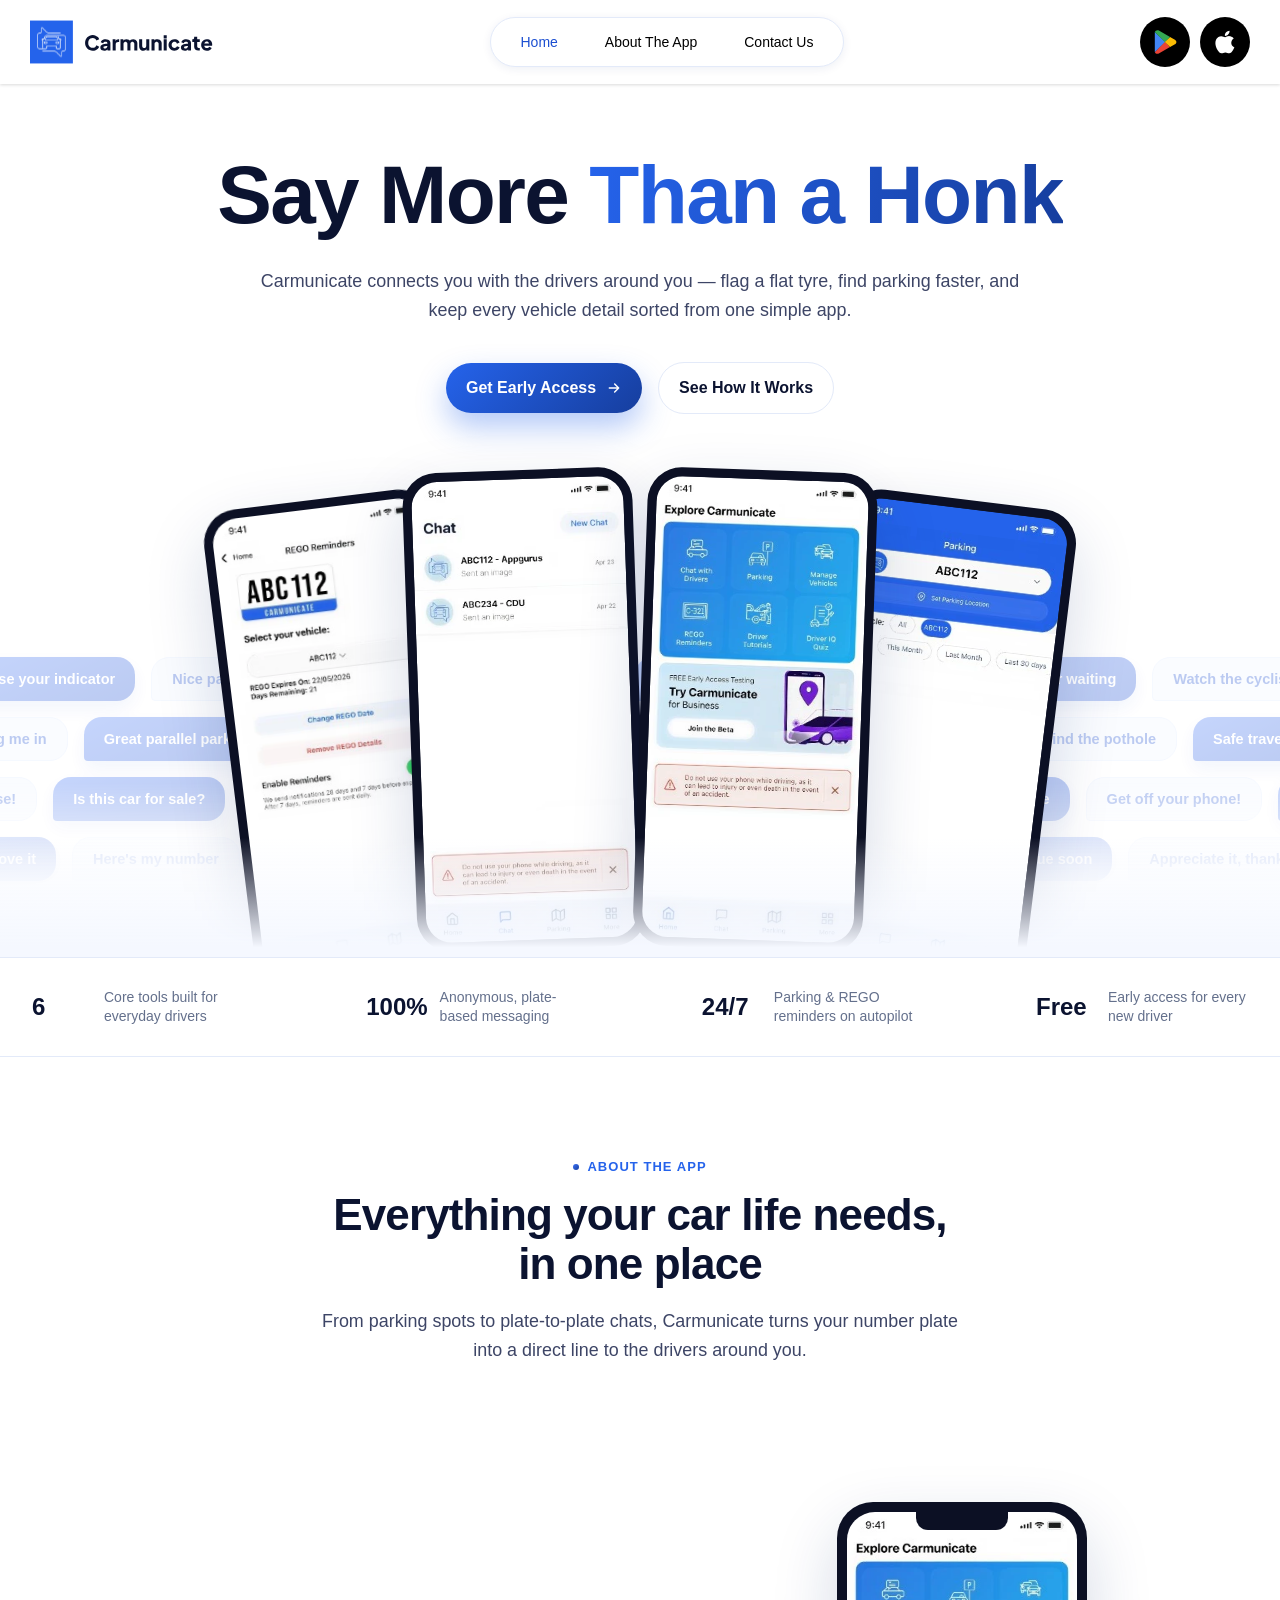
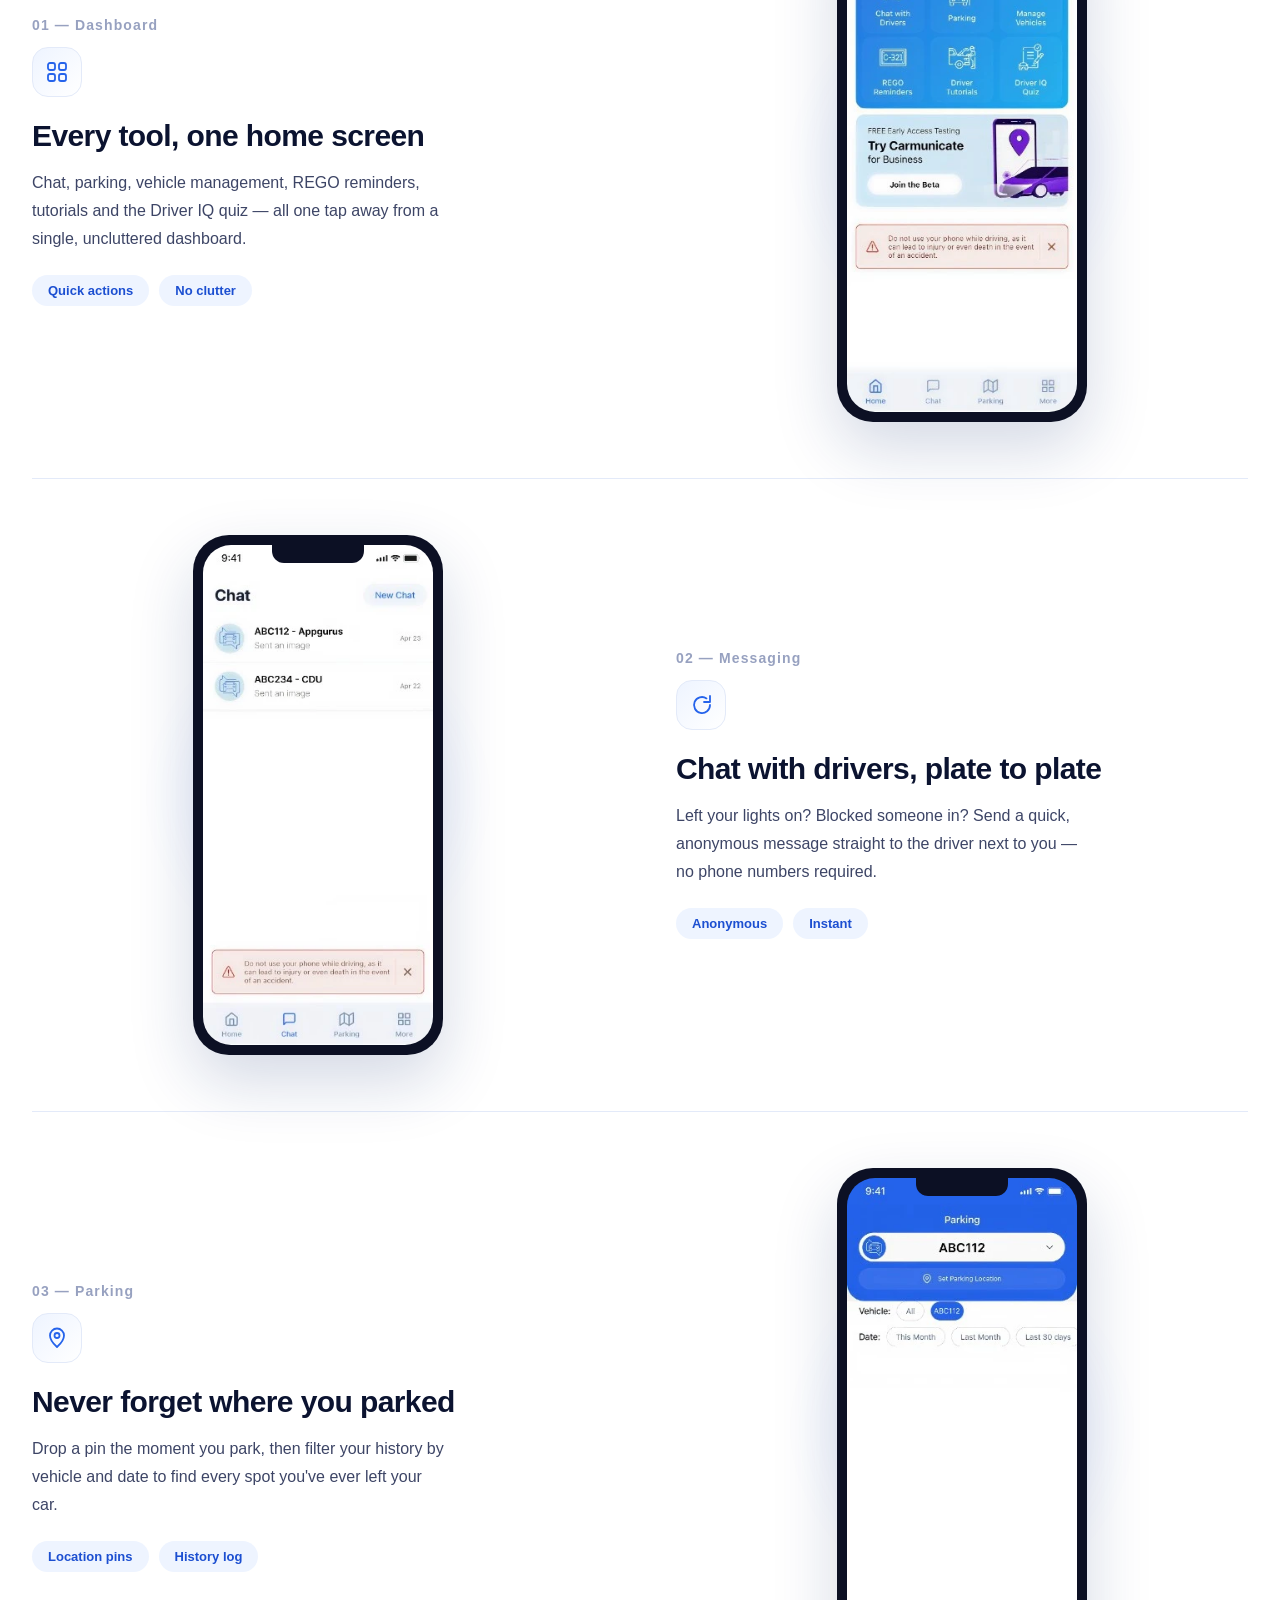
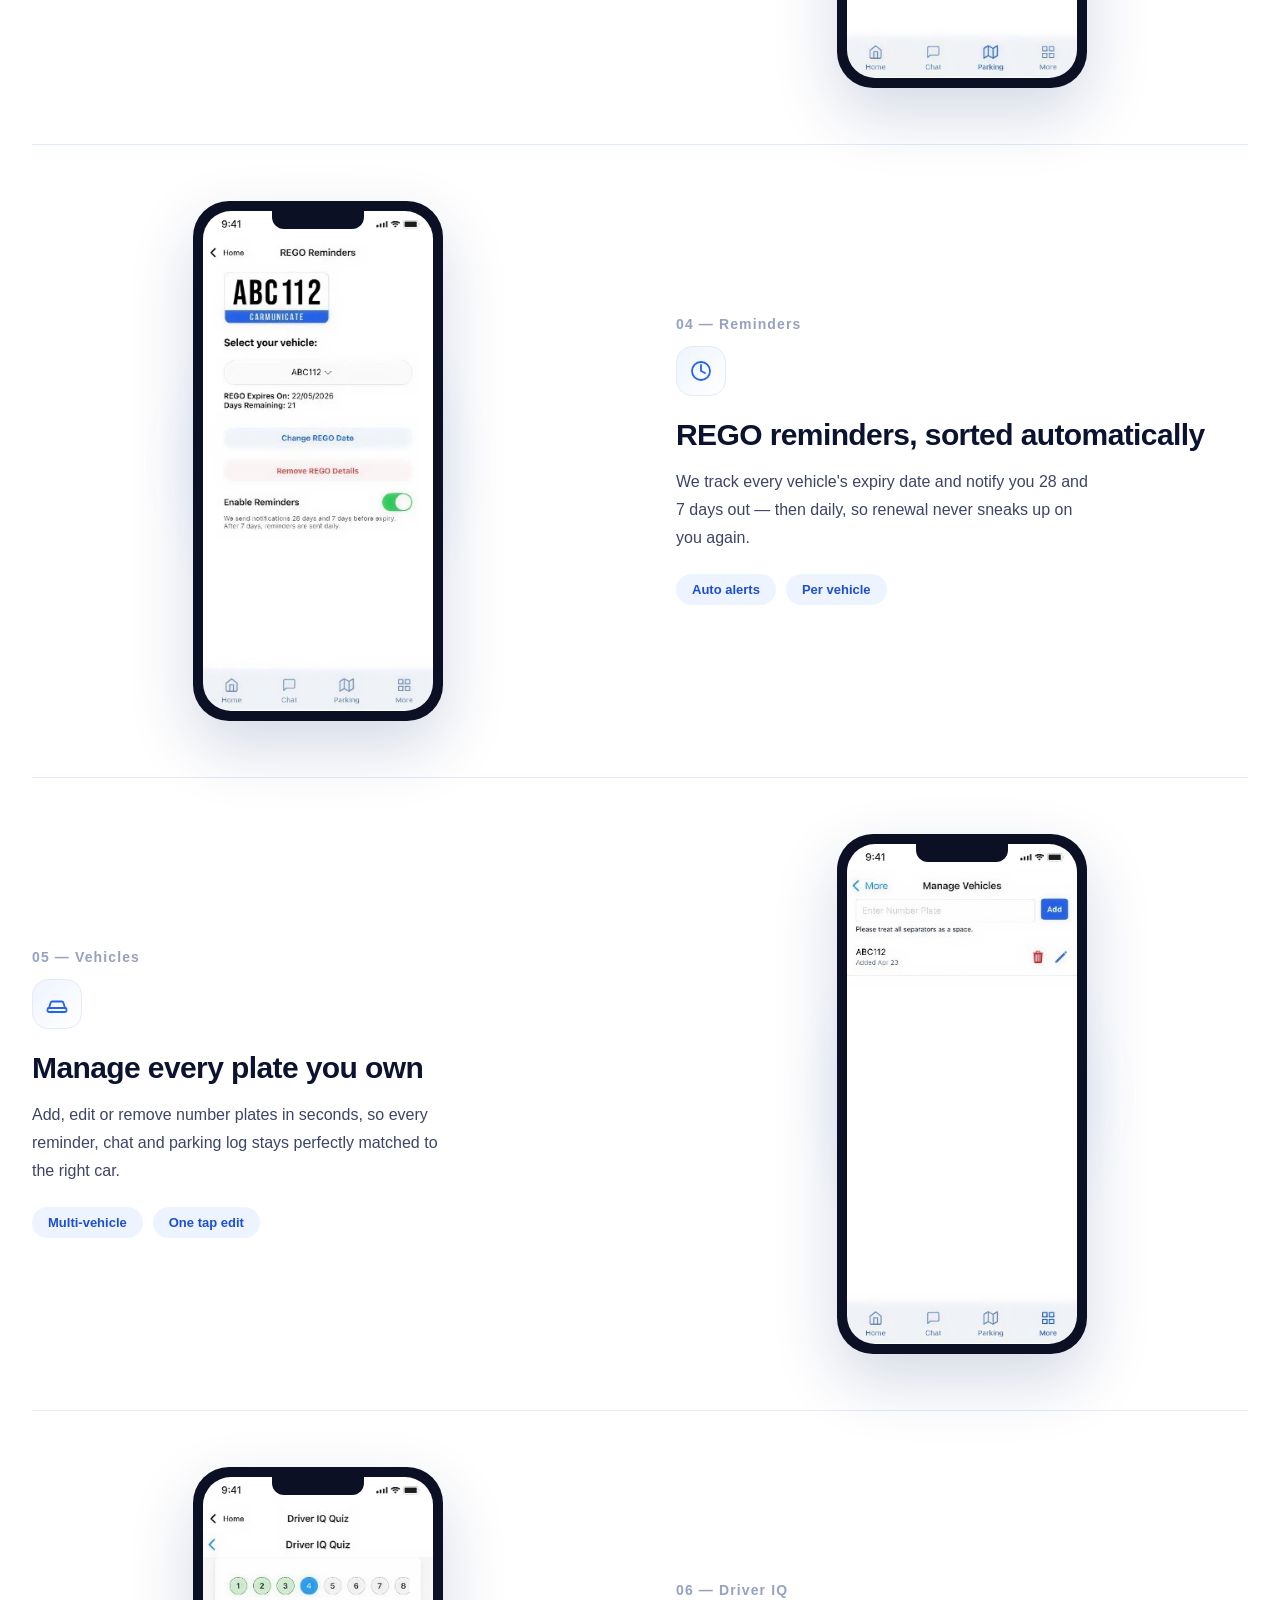
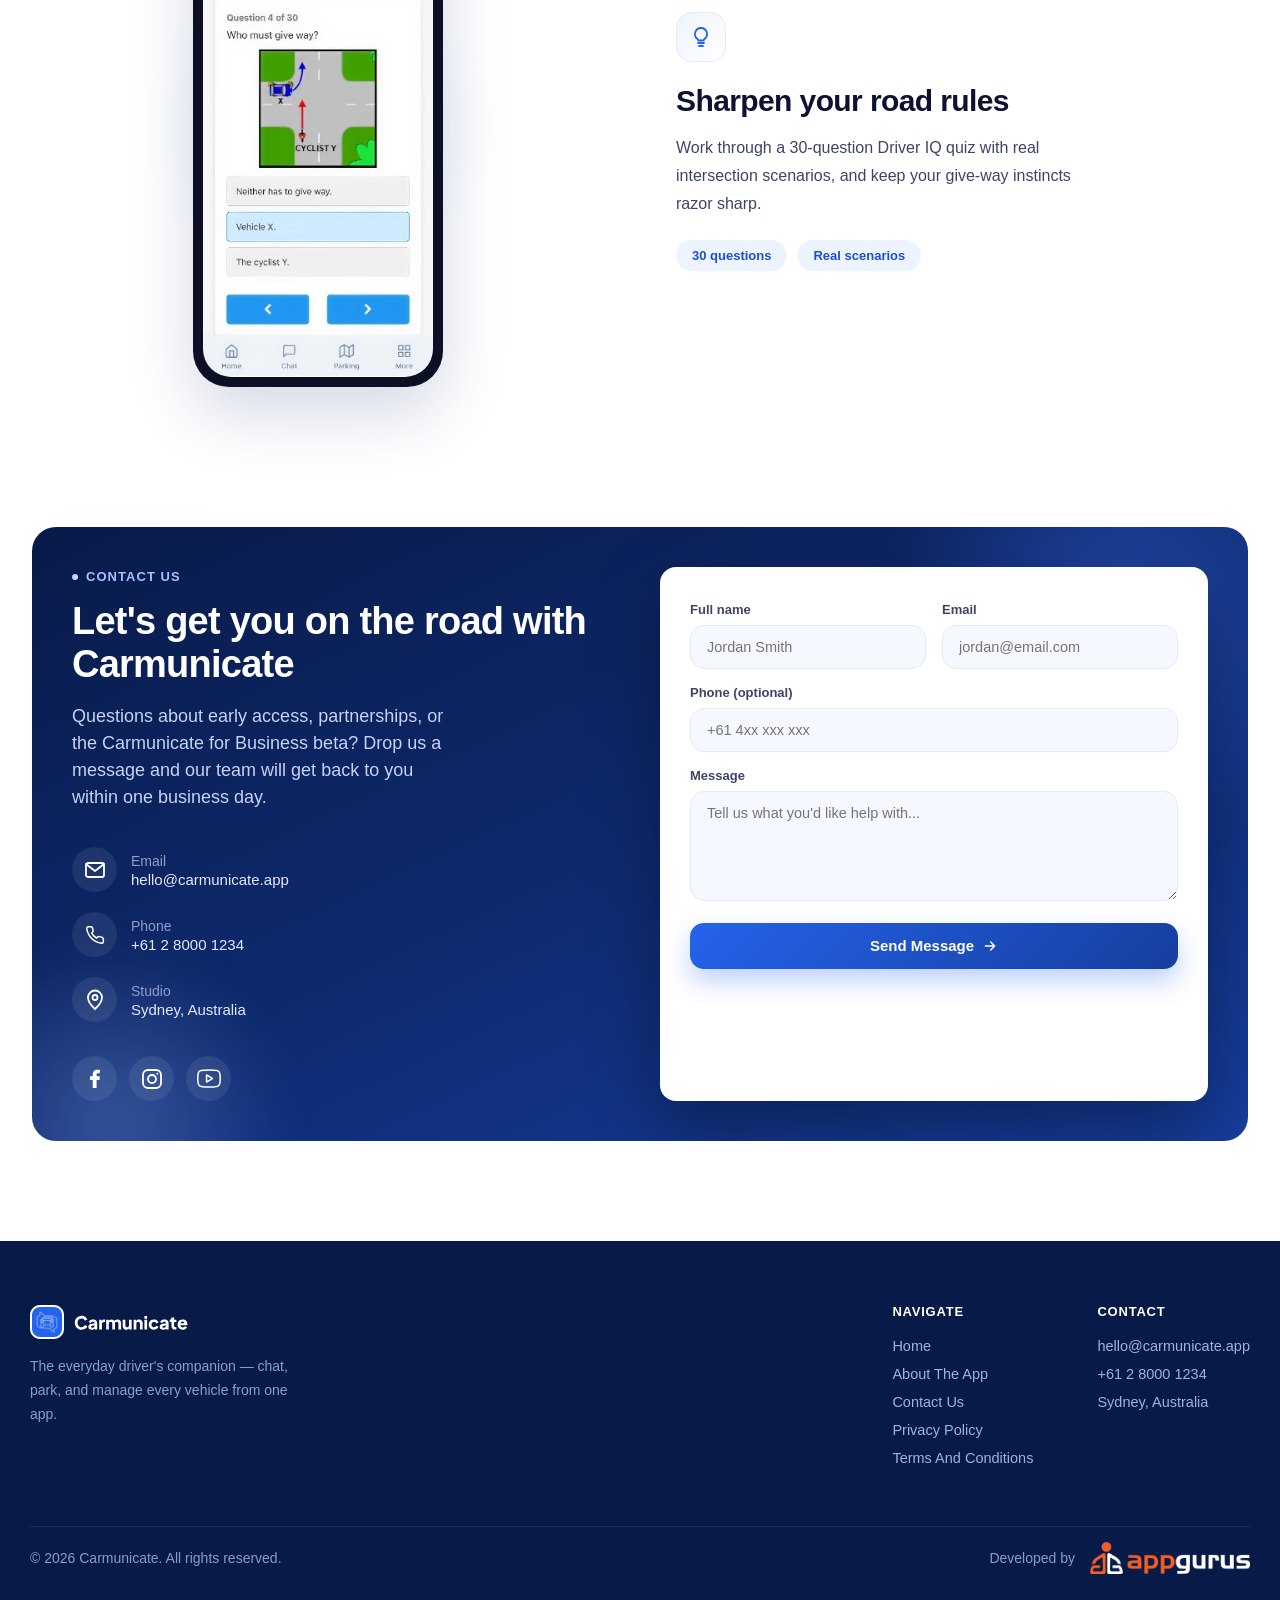
<file: index.html>
<!DOCTYPE html>
<html>

<head>
    <meta charset="utf-8">
    <meta http-equiv="X-UA-Compatible" content="IE=edge">
    <meta name="viewport" content="width=device-width, initial-scale=1, user-scalable=no">
    <meta name="description" content="Carmunicate lets drivers chat, park smarter, and manage every vehicle need from one app.">

    <title>Carmunicate — Say More Than a Honk</title>

    <!-- ================ /GOOGLE FONT EOC =================== -->
    <link rel="icon" type="image/x-icon" href="assets/images/logo-main.png">
    <link href="assets/font/font-awesome/css/font-awesome.min.css" rel="stylesheet" type="text/css">
    <!-- ================ /GOOGLE FONT EOC =================== -->

    <!-- =================== /WEB CSS BOC ==================== -->
    <link rel="stylesheet" type="text/css" href="./assets/css/bootstrap.min.css">
    <link rel="stylesheet" type="text/css" href="./assets/font/font-family/stylesheet.css">
    <link rel="stylesheet" type="text/css" href="./assets/css/slick.min.css">
    <link rel="stylesheet" type="text/css" href="./assets/css/style.css">
    <link rel="stylesheet" type="text/css" href="./assets/css/media.css">
    <link rel="stylesheet" type="text/css" href="./assets/css/footer.css">
    <link rel="stylesheet" type="text/css" href="./assets/css/header.css">


    <!-- =================== /WEB CSS EOC ==================== -->


</head>

<body>

    <!-- ====== /WRAPPER BOC ====== -->
    <div class="page-wrapper " id="home">
        <!-- header start -->
        <header class="site-header">
            <div class="header-main nav-area">
                <div class="container">
                    <div class="header-inner-main">
                        <div class="navbar-container">
                            <nav class="navbar navbar-dark navbar-expand-lg">
                                <div class="header-logo">
                                    <a href="#">
                                        <img src="assets/images/logo-main.svg" alt="#" class="logo-img">
                                    </a>
                                </div>
                                <div class="header-inner d-flex">
                                    <div class="header-right">
                                        <div class=" d-flex d-lg-none justify-content-end align-items-center">


                                            <button class="navbar-toggler collapsed" type="button" data-bs-toggle="collapse" data-bs-target="#navbarNavDropdown" aria-controls="navbarNavDropdown" aria-expanded="false" aria-label="Toggle navigation">
								                    <span class="icon-bar"></span>
								                    <span class="icon-bar"></span>
								                    <span class="icon-bar"></span>
								                </button>
                                        </div>

                                        <div class="collapse header-menu navbar-collapse " id="navbarNavDropdown">
                                            <div class="header-menu-inner">
                                                <ul class="navbar-nav" id="menu-main-menu">
                                                    <li class="nav-item"><a class="scrollTosection" href="#home">Home</a></li>
                                                    <li class="nav-item"><a class="scrollTosection abouttheapp-click" href="#abouttheapp">About The App</a></li>
                                                    <li class="nav-item"><a class="scrollTosection contactus-click" href="#contactus">Contact Us</a></li>
                                                </ul>

                                                <div class="header-btn-main justify-content-lg-end">
                                                    <div class="store-badges">
                                                        <a href="#Google" class="store-badge">
                                                            <img src="assets/images/playstore.svg" class="google-play d-block">
                                                            <img src="assets/images/h-gplay-icon.svg" class="google-icon d-none">
                                                        </a>

                                                        <a href="#App" class="store-badge">
                                                            <img src="assets/images/appstore.svg" class="app-store d-block">
                                                            <img src="assets/images/h-app-store-icon.svg" class="app-icon d-none">
                                                        </a>
                                                    </div>
                                                </div>


                                            </div>
                                        </div>
                                    </div>
                                </div>
                            </nav>
                        </div>
                    </div>
                </div>
            </div>
        </header>


        <!-- header End -->

        <!-- Content Start -->

        <main>
            <!-- HERO -->
            <section class="hero" id="home">


                <div class="hero-content reveal in">
                    <!-- <div class="hero-logo-badge"><img src="assets/logo-main.png" alt="Carmunicate logo"></div> -->
                    <h1>Say More <span>Than a Honk</span></h1>
                    <p class="lead">Carmunicate connects you with the drivers around you — flag a flat tyre, find parking faster, and keep every vehicle detail sorted from one simple app.</p>
                    <div class="hero-actions">
                        <a href="#contact" class="btn-primary">
              Get Early Access
              <svg width="16" height="16" viewBox="0 0 24 24" fill="none"><path d="M5 12h14M13 6l6 6-6 6" stroke="currentColor" stroke-width="2.2" stroke-linecap="round" stroke-linejoin="round"></path></svg>
            </a>
                        <a href="#features" class="btn-secondary">See How It Works</a>
                    </div>
                </div>

                <div class="hero-phones reveal in">
                    <div class="device">
                        <div class="notch"></div>
                        <div class="screen"><img src="assets/images/feature-4.webp" alt="REGO reminders screen"></div>
                    </div>
                    <div class="device">
                        <div class="notch"></div>
                        <div class="screen"><img src="assets/images/feature-2.webp" alt="Chat screen"></div>
                    </div>
                    <div class="device">
                        <div class="notch"></div>
                        <div class="screen"><img src="assets/images/feature-1.webp" alt="Explore Carmunicate home screen"></div>
                    </div>
                    <div class="device">
                        <div class="notch"></div>
                        <div class="screen"><img src="assets/images/feature-3.webp" alt="Parking screen"></div>
                    </div>
                    <div class="bubble-field" aria-hidden="true">
                        <div class="bubble-row">
                            <span class="bubble">Use your indicator</span>
                            <span class="bubble ghost">Nice parking!</span>
                            <span class="bubble">Slow down please</span>
                            <span class="bubble ghost">Need a hand?</span>
                            <span class="bubble">Lights are on</span>
                            <span class="bubble ghost">Flat tyre, heads up</span>
                            <span class="bubble">Thanks for waiting</span>
                            <span class="bubble ghost">Watch the cyclist</span>
                        </div>
                        <div class="bubble-row odd">
                            <span class="bubble ghost">You're blocking me in</span>
                            <span class="bubble">Great parallel park!</span>
                            <span class="bubble ghost">Need a jump start?</span>
                            <span class="bubble">Fuel cap's open</span>
                            <span class="bubble ghost">Nice driving today</span>
                            <span class="bubble">High beams off please</span>
                            <span class="bubble ghost">Mind the pothole</span>
                            <span class="bubble">Safe travels!</span>
                        </div>
                        <div class="bubble-row">
                            <span class="bubble ghost">Ladder's come loose!</span>
                            <span class="bubble">Is this car for sale?</span>
                            <span class="bubble ghost">You dropped something</span>
                            <span class="bubble">Thanks for letting me merge</span>
                            <span class="bubble ghost">Alarm's going off</span>
                            <span class="bubble">Interested in a trade</span>
                            <span class="bubble ghost">Get off your phone!</span>
                            <span class="bubble">Have a great day</span>
                        </div>
                        <div class="bubble-row odd">
                            <span class="bubble">Nice photos, love it</span>
                            <span class="bubble ghost">Here's my number</span>
                            <span class="bubble">You're in my spot</span>
                            <span class="bubble ghost">Are you alright?</span>
                            <span class="bubble">Didn't see you, sorry</span>
                            <span class="bubble ghost">Your door's ajar</span>
                            <span class="bubble">Rego due soon</span>
                            <span class="bubble ghost">Appreciate it, thanks</span>
                        </div>
                    </div>
                </div>
                <div class="hero-fade"></div>
            </section>

            <!-- TRUST STRIP -->
            <section class="trust reveal">
                <div class="wrap">
                    <div class="trust-item"><span class="num">6</span><span class="lbl">Core tools built for everyday drivers</span></div>
                    <div class="trust-item"><span class="num">100%</span><span class="lbl">Anonymous, plate-based messaging</span></div>
                    <div class="trust-item"><span class="num">24/7</span><span class="lbl">Parking &amp; REGO reminders on autopilot</span></div>
                    <div class="trust-item"><span class="num">Free</span><span class="lbl">Early access for every new driver</span></div>
                </div>
            </section>

            <!-- FEATURES -->
            <section class="features" id="abouttheapp">
                <div class="wrap">
                    <div class="section-head reveal">
                        <span class="eyebrow">About the app</span>
                        <h2>Everything your car life needs, in one place</h2>
                        <p>From parking spots to plate-to-plate chats, Carmunicate turns your number plate into a direct line to the drivers around you.</p>
                    </div>
                    <div class="feature-row reveal">
                        <div class="feature-copy">
                            <span class="index">01 — Dashboard</span>
                            <div class="feature-icon"><svg width="24" height="24" viewBox="0 0 24 24" fill="none"><rect x="3" y="3" width="7" height="7" rx="2" stroke="currentColor" stroke-width="1.8"></rect><rect x="14" y="3" width="7" height="7" rx="2" stroke="currentColor" stroke-width="1.8"></rect><rect x="3" y="14" width="7" height="7" rx="2" stroke="currentColor" stroke-width="1.8"></rect><rect x="14" y="14" width="7" height="7" rx="2" stroke="currentColor" stroke-width="1.8"></rect></svg></div>
                            <h3>Every tool, one home screen</h3>
                            <p>Chat, parking, vehicle management, REGO reminders, tutorials and the Driver IQ quiz — all one tap away from a single, uncluttered dashboard.</p>
                            <div class="feature-tags"><span class="tag">Quick actions</span><span class="tag">No clutter</span></div>
                        </div>
                        <div class="feature-visual">
                            <div class="fv-glow"></div>
                            <div class="phone-frame">
                                <div class="notch"></div>
                                <div class="screen"><img src="assets/images/feature-1.webp" alt="Explore Carmunicate home screen"></div>
                            </div>
                        </div>
                    </div>

                    <hr class="divide">

                    <div class="feature-row reveal">
                        <div class="feature-copy">
                            <span class="index">02 — Messaging</span>
                            <div class="feature-icon"><svg width="24" height="24" viewBox="0 0 24 24" fill="none"><path d="M21 12a8 8 0 1 1-3.5-6.6" stroke="currentColor" stroke-width="1.8" stroke-linecap="round"></path><path d="M21 3v6h-6" stroke="currentColor" stroke-width="1.8" stroke-linecap="round" stroke-linejoin="round"></path></svg></div>
                            <h3>Chat with drivers, plate to plate</h3>
                            <p>Left your lights on? Blocked someone in? Send a quick, anonymous message straight to the driver next to you — no phone numbers required.</p>
                            <div class="feature-tags"><span class="tag">Anonymous</span><span class="tag">Instant</span></div>
                        </div>
                        <div class="feature-visual">
                            <div class="fv-glow"></div>
                            <div class="phone-frame">
                                <div class="notch"></div>
                                <div class="screen"><img src="assets/images/feature-2.webp" alt="Chat with drivers screen"></div>
                            </div>
                        </div>
                    </div>

                    <hr class="divide">

                    <div class="feature-row reveal">
                        <div class="feature-copy">
                            <span class="index">03 — Parking</span>
                            <div class="feature-icon"><svg width="24" height="24" viewBox="0 0 24 24" fill="none"><path d="M12 21s-7-6.2-7-11.5A7 7 0 0 1 19 9.5C19 14.8 12 21 12 21Z" stroke="currentColor" stroke-width="1.8" stroke-linejoin="round"></path><circle cx="12" cy="9.5" r="2.5" stroke="currentColor" stroke-width="1.8"></circle></svg></div>
                            <h3>Never forget where you parked</h3>
                            <p>Drop a pin the moment you park, then filter your history by vehicle and date to find every spot you've ever left your car.</p>
                            <div class="feature-tags"><span class="tag">Location pins</span><span class="tag">History log</span></div>
                        </div>
                        <div class="feature-visual">
                            <div class="fv-glow"></div>
                            <div class="phone-frame">
                                <div class="notch"></div>
                                <div class="screen"><img src="assets/images/feature-3.webp" alt="Parking screen"></div>
                            </div>
                        </div>
                    </div>

                    <hr class="divide">

                    <div class="feature-row reveal">
                        <div class="feature-copy">
                            <span class="index">04 — Reminders</span>
                            <div class="feature-icon"><svg width="24" height="24" viewBox="0 0 24 24" fill="none"><path d="M12 6v6l4 2" stroke="currentColor" stroke-width="1.8" stroke-linecap="round" stroke-linejoin="round"></path><circle cx="12" cy="12" r="9" stroke="currentColor" stroke-width="1.8"></circle></svg></div>
                            <h3>REGO reminders, sorted automatically</h3>
                            <p>We track every vehicle's expiry date and notify you 28 and 7 days out — then daily, so renewal never sneaks up on you again.</p>
                            <div class="feature-tags"><span class="tag">Auto alerts</span><span class="tag">Per vehicle</span></div>
                        </div>
                        <div class="feature-visual">
                            <div class="fv-glow"></div>
                            <div class="phone-frame">
                                <div class="notch"></div>
                                <div class="screen"><img src="assets/images/feature-4.webp" alt="REGO reminders screen"></div>
                            </div>
                        </div>
                    </div>

                    <hr class="divide">

                    <div class="feature-row reveal">
                        <div class="feature-copy">
                            <span class="index">05 — Vehicles</span>
                            <div class="feature-icon"><svg width="24" height="24" viewBox="0 0 24 24" fill="none"><path d="M4 16l1.5-5A2 2 0 0 1 7.4 9.5h9.2a2 2 0 0 1 1.9 1.5L20 16" stroke="currentColor" stroke-width="1.8" stroke-linecap="round" stroke-linejoin="round"></path><rect x="2.5" y="16" width="19" height="4" rx="1.4" stroke="currentColor" stroke-width="1.8"></rect><circle cx="7" cy="20" r="1.2" fill="currentColor"></circle><circle cx="17" cy="20" r="1.2" fill="currentColor"></circle></svg></div>
                            <h3>Manage every plate you own</h3>
                            <p>Add, edit or remove number plates in seconds, so every reminder, chat and parking log stays perfectly matched to the right car.</p>
                            <div class="feature-tags"><span class="tag">Multi-vehicle</span><span class="tag">One tap edit</span></div>
                        </div>
                        <div class="feature-visual">
                            <div class="fv-glow"></div>
                            <div class="phone-frame">
                                <div class="notch"></div>
                                <div class="screen"><img src="assets/images/feature-5.webp" alt="Manage vehicles screen"></div>
                            </div>
                        </div>
                    </div>

                    <hr class="divide">

                    <div class="feature-row reveal">
                        <div class="feature-copy">
                            <span class="index">06 — Driver IQ</span>
                            <div class="feature-icon"><svg width="24" height="24" viewBox="0 0 24 24" fill="none"><path d="M9 18h6M10 21h4" stroke="currentColor" stroke-width="1.8" stroke-linecap="round"></path><path d="M12 3a6 6 0 0 0-3.5 10.9c.5.4.8 1 .8 1.6h5.4c0-.6.3-1.2.8-1.6A6 6 0 0 0 12 3Z" stroke="currentColor" stroke-width="1.8" stroke-linejoin="round"></path></svg></div>
                            <h3>Sharpen your road rules</h3>
                            <p>Work through a 30-question Driver IQ quiz with real intersection scenarios, and keep your give-way instincts razor sharp.</p>
                            <div class="feature-tags"><span class="tag">30 questions</span><span class="tag">Real scenarios</span></div>
                        </div>
                        <div class="feature-visual">
                            <div class="fv-glow"></div>
                            <div class="phone-frame">
                                <div class="notch"></div>
                                <div class="screen"><img src="assets/images/feature-6.webp" alt="Driver IQ quiz screen"></div>
                            </div>
                        </div>
                    </div>
                </div>
            </section>

            <!-- CONTACT -->
            <section class="contact" id="contactus">
                <div class="wrap">
                    <div class="contact-panel reveal">
                        <div class="contact-info">
                            <span class="eyebrow">Contact us</span>
                            <h2>Let's get you on the road with Carmunicate</h2>
                            <p>Questions about early access, partnerships, or the Carmunicate for Business beta? Drop us a message and our team will get back to you within one business day.</p>

                            <div class="contact-detail">
                                <span class="ic"><svg width="24" height="24" viewBox="0 0 24 24" fill="none"><path d="M3 6l9 7 9-7" stroke="currentColor" stroke-width="1.8" stroke-linecap="round" stroke-linejoin="round"></path><rect x="3" y="5" width="18" height="14" rx="2" stroke="currentColor" stroke-width="1.8"></rect></svg></span>
                                <a href="#" class="social-v1"><span>Email</span>hello@carmunicate.app</a>
                            </div>
                            <div class="contact-detail">
                                <span class="ic"><svg width="24" height="20" viewBox="0 0 24 24" fill="none"><path d="M22 16.9v3a2 2 0 0 1-2.2 2 19.8 19.8 0 0 1-8.6-3.1 19.5 19.5 0 0 1-6-6A19.8 19.8 0 0 1 2.1 4.2 2 2 0 0 1 4.1 2h3a2 2 0 0 1 2 1.7c.1.9.3 1.8.6 2.7a2 2 0 0 1-.5 2.1L8 9.7a16 16 0 0 0 6 6l1.2-1.2a2 2 0 0 1 2.1-.5c.9.3 1.8.5 2.7.6a2 2 0 0 1 1.7 2Z" stroke="currentColor" stroke-width="1.8" stroke-linecap="round" stroke-linejoin="round"></path></svg></span>
                                <a href="#" class="social-v1"><span>Phone</span>+61 2 8000 1234</a>
                            </div>
                            <div class="contact-detail">
                                <span class="ic"><svg width="24" height="24" viewBox="0 0 24 24" fill="none"><path d="M12 21s-7-6.2-7-11.5A7 7 0 0 1 19 9.5C19 14.8 12 21 12 21Z" stroke="currentColor" stroke-width="1.8" stroke-linejoin="round"></path><circle cx="12" cy="9.5" r="2.5" stroke="currentColor" stroke-width="1.8"></circle></svg></span>
                                <a href="#" class="social-v1"><span>Studio</span>Sydney, Australia</a>
                            </div>

                            <div class="social-row">
                                <a href="#" aria-label="facebook"><svg width="10" height="20" viewBox="0 0 7 13" fill="none" xmlns="http://www.w3.org/2000/svg">
                            <path d="M1.91489 7.19681H0.335106C0.0797873 7.19681 0 7.10106 0 6.8617V4.93085C0 4.67553 0.0957447 4.59574 0.335106 4.59574H1.91489V3.19149C1.91489 2.55319 2.0266 1.94681 2.34574 1.3883C2.68085 0.81383 3.15957 0.430851 3.76596 0.207447C4.16489 0.0638297 4.56383 0 4.99468 0H6.55851C6.78191 0 6.87766 0.0957447 6.87766 0.319149V2.1383C6.87766 2.3617 6.78191 2.45745 6.55851 2.45745C6.12766 2.45745 5.69681 2.45745 5.26596 2.4734C4.83511 2.4734 4.6117 2.68085 4.6117 3.12766C4.59574 3.60638 4.6117 4.06915 4.6117 4.56383H6.46277C6.71808 4.56383 6.81383 4.65957 6.81383 4.91489V6.84574C6.81383 7.10106 6.73404 7.18085 6.46277 7.18085H4.6117V12.383C4.6117 12.6543 4.53191 12.75 4.24468 12.75H2.25C2.01064 12.75 1.91489 12.6543 1.91489 12.4149V7.19681Z" fill="white"/></svg></a>
                                <a href="#" aria-label="Instagram"><svg width="24" height="24" viewBox="0 0 24 24" fill="none"><rect x="3" y="3" width="18" height="18" rx="5" stroke="currentColor" stroke-width="1.8"></rect><circle cx="12" cy="12" r="4" stroke="currentColor" stroke-width="1.8"></circle><circle cx="17.3" cy="6.7" r="1" fill="currentColor"></circle></svg></a>
                                <a href="#" aria-label="youtube"><svg width="24" height="20" viewBox="0 0 16 13" fill="none" xmlns="http://www.w3.org/2000/svg">
                            <path d="M6.62709 3.40254C6.55121 3.35731 6.46469 3.33299 6.37635 3.33206C6.28801 3.33113 6.201 3.35362 6.12418 3.39725C6.04736 3.44088 5.98347 3.50408 5.93901 3.58042C5.89456 3.65677 5.87112 3.74353 5.87109 3.83187V8.49854C5.87109 8.88854 6.29643 9.12454 6.62709 8.92854L10.5398 6.59854C10.6143 6.55428 10.676 6.49143 10.7189 6.41614C10.7617 6.34085 10.7843 6.25571 10.7844 6.16906C10.7845 6.08241 10.762 5.99724 10.7192 5.92188C10.6765 5.84652 10.6149 5.78358 10.5404 5.73921L6.62709 3.40254ZM6.87109 7.61921V4.71254L9.30776 6.16787L6.87109 7.61921Z" fill="white"/>
                            <path d="M13.2693 0.3455C10.1673 -0.115167 5.834 -0.115167 2.73067 0.3455C1.48933 0.5295 0.511333 1.50417 0.298 2.7695C-0.0993333 5.11817 -0.0993333 7.21217 0.298 9.56017C0.511333 10.8262 1.48933 11.8002 2.73067 11.9842C4.28533 12.2148 6.14667 12.3302 8.00733 12.3302C9.86467 12.3302 11.7213 12.2155 13.27 11.9848C14.51 11.8008 15.4873 10.8268 15.702 9.56083C16.0993 7.21217 16.0993 5.1175 15.702 2.76883C15.4887 1.50417 14.5107 0.5295 13.2693 0.3455ZM14.716 9.39417C14.574 10.2315 13.934 10.8755 13.1227 10.9955C10.1107 11.4428 5.89733 11.4428 2.87733 10.9948C2.06533 10.8742 1.42467 10.2308 1.28333 9.3935C0.900667 7.13083 0.900667 5.1995 1.28333 2.9355C1.42533 2.09817 2.06533 1.4555 2.878 1.33417C4.386 1.11083 6.19333 0.998833 7.99933 0.998833C9.80667 0.998833 11.614 1.11083 13.122 1.33417C13.934 1.45483 14.5747 2.09817 14.716 2.9355C15.0987 5.1995 15.0987 7.13083 14.716 9.39417Z" fill="white"/>
                            </svg></a>
                            </div>
                        </div>

                        <form class="contact-form" onsubmit="return false;">
                            <div class="form-row">
                                <div class="field">
                                    <label for="name">Full name</label>
                                    <input id="name" type="text" placeholder="Jordan Smith" required="">
                                </div>
                                <div class="field">
                                    <label for="email">Email</label>
                                    <input id="email" type="email" placeholder="jordan@email.com" required="">
                                </div>
                            </div>
                            <div class="field" style="margin-bottom:16px;">
                                <label for="phone">Phone (optional)</label>
                                <input id="phone" type="tel" placeholder="+61 4xx xxx xxx">
                            </div>
                            <div class="field" style="margin-bottom:22px;">
                                <label for="message">Message</label>
                                <textarea id="message" placeholder="Tell us what you'd like help with..." required=""></textarea>
                            </div>
                            <button class="form-submit" type="submit">
                Send Message
                <svg width="16" height="16" viewBox="0 0 24 24" fill="none"><path d="M5 12h14M13 6l6 6-6 6" stroke="currentColor" stroke-width="2.2" stroke-linecap="round" stroke-linejoin="round"></path></svg>
              </button>
                        </form>
                    </div>
                </div>
            </section>
        </main>

        <!-- ====== /FOOTER BOC ====== -->

        <footer>
            <div class="container">
                <div class="footer-top">
                    <div class="footer-brand">
                        <a href="#">
                            <img src="assets/images/footer-logo.svg" alt="Carmunicate logo">
                        </a>
                        <p class="mt-3">The everyday driver's companion — chat, park, and manage every vehicle from one app.</p>
                    </div>
                    <div class="footer-cols">
                        <div class="footer-col">
                            <h4>Navigate</h4>
                            <a href="./index.html">Home</a>
                            <a href="#abouttheapp">About The App</a>
                            <a href="#contactus">Contact Us</a>
                            <a href="./privacy-policy.html">Privacy Policy</a>
                            <a href="./terms-conditions.html">Terms And Conditions</a>
                        </div>
                        <div class="footer-col">
                            <h4>Contact</h4>
                            <a href="mailto:hello@carmunicate.app">hello@carmunicate.app</a>
                            <a href="tel:+61280001234">+61 2 8000 1234</a>
                            <a href="#">Sydney, Australia</a>
                        </div>
                    </div>
                </div>
                <div class="footer-rights-main">
                    <div class="footer-rights-wrap">
                        <div class="footer-reserve">
                            <div class="footer-reserve-wrap footer-rights-fn">
                                © 2026 Carmunicate. All rights reserved.
                            </div>
                        </div>
                        <div class="footer-rights-dev">
                            <div class="footer-rights-dev-wrap">
                                <div class="footer-rights-devt footer-rights-fn">
                                    Developed by
                                </div>
                                <div class="footer-rights-devl">
                                    <a href="https://www.appgurus.com.au/" target="_blank">
                                        <img src="assets/images/appgurus-white.webp" class="img-fluid" alt="Image">
                                    </a>
                                </div>
                            </div>
                        </div>
                    </div>
                </div>
            </div>
        </footer>

        <!-- ====== /FOOTER EOC ====== -->


    </div>









</body>

<script type="text/javascript" src="./assets/js/jquery.min.js"></script>
<script type="text/javascript" src="./assets/js/bootstrap.bundle.min.js"></script>
<script type="text/javascript" src="./assets/js/slick.min.js"></script>
<script type="text/javascript" src="./assets/js/custom.js"></script>


<script>
    const nav = document.querySelector('.header-main');

    if (nav) {
        window.addEventListener('scroll', () => {
            nav.classList.toggle('scrolled', window.scrollY > 12);
        }, {
            passive: true
        });
    }

    const revealEls = document.querySelectorAll('.reveal');

    const io = new IntersectionObserver((entries) => {
        entries.forEach(e => {
            if (e.isIntersecting) {
                e.target.classList.add('in');
                io.unobserve(e.target);
            }
        });
    }, {
        threshold: 0.15
    });

    revealEls.forEach(el => io.observe(el));
</script>








</html>
</file>
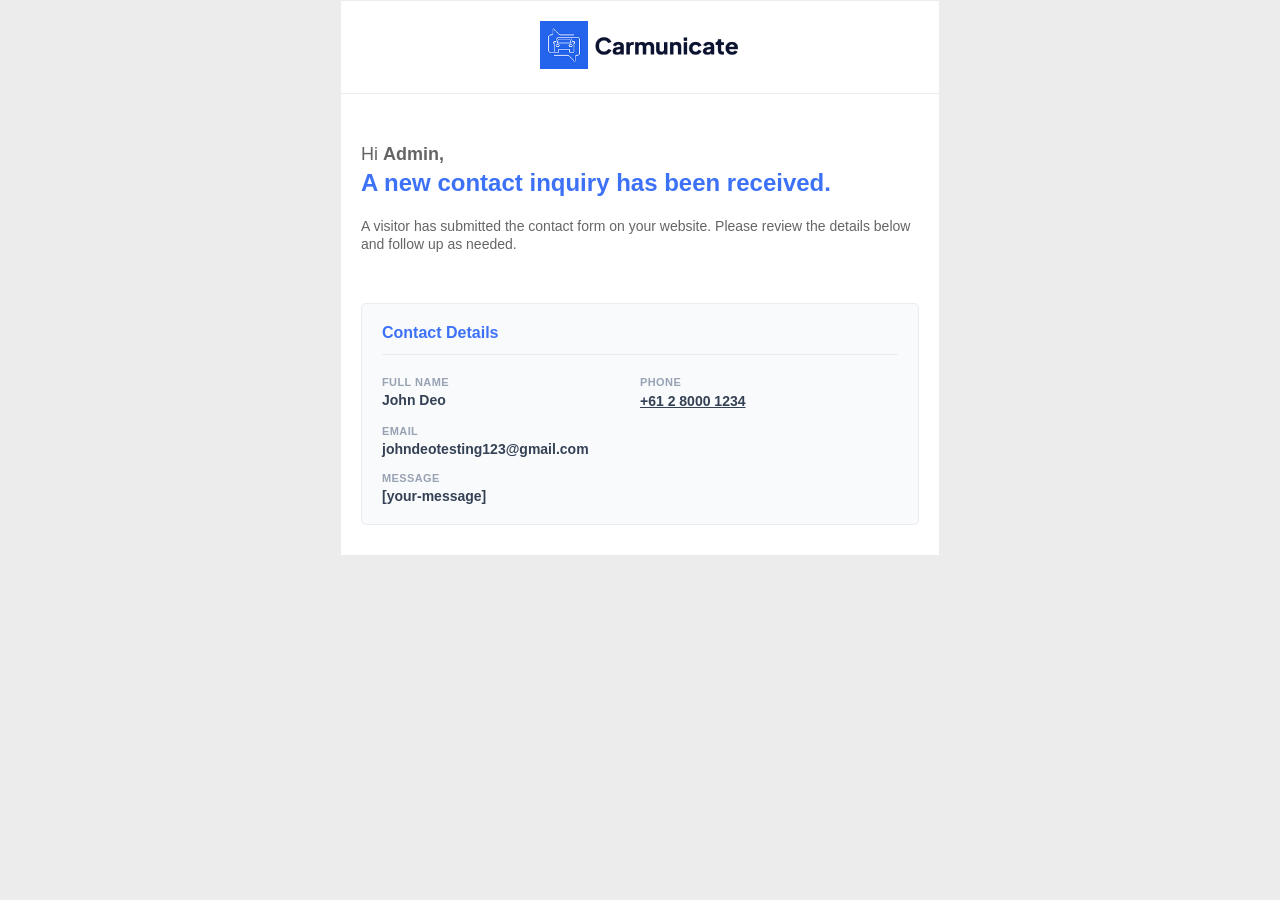
<file: admin-email-template.html>
<!DOCTYPE html>
<html>

<head>
    <meta charset="UTF-8">
    <meta content="width=device-width, initial-scale=1" name="viewport">
    <meta http-equiv="X-UA-Compatible" content="IE=edge">
    <title>Carmunicate</title>

    <style>
        html,
        body {
            width: 100%;
            font-family: 'Inter', sans-serif;
            -webkit-text-size-adjust: 100%;
            -ms-text-size-adjust: 100%;
            margin: 0px;
            padding: 0px;
            background-color: #ececec !important;
            color: #000000 !important;
        }
        /* Force light mode - override any dark mode */
        
         :root {
            color-scheme: light only;
        }
        
        * {
            -webkit-color-scheme: light;
            color-scheme: light;
        }
        
        td {
            box-sizing: border-box;
        }
        
        @media only screen and (max-width: 600px) {
            .col4 {
                width: 100% !important;
                display: block !important;
            }
            td.font,
            p.font {
                font-size: 20px !important;
            }
        }
    </style>
</head>

<body style="background-color: #ececec;">
    <div class="es-wrapper-color">
        <table align="center" cellpadding="0" cellspacing="0" style="margin: 0 auto; padding: 1px; background-position: center top; max-width: 600px;">
            <tbody>
                <tr>
                    <td valign="top">
                        <!-- Header Logo -->
                        <table width="100%" align="center" cellpadding="0" cellspacing="0" style="padding: 20px 0;background-image: url(./assets/images/logobg.png); background-repeat: no-repeat; background-position: center;background-size: cover; border-bottom: 1px solid #EAECF0;background-color: #ffffff;">
                            <tbody>
                                <tr>
                                    <td>
                                        <table width="100%" align="center" cellpadding="0" cellspacing="0" style="background-color: transparent;">
                                            <tbody>
                                                <tr>
                                                    <td align="center" style="text-align: center; padding: 0 15px;">
                                                        <a href="https://appgurusstg.wpengine.com/carmunicate/" target="_blank" style="display: inline-block;">
                                                            <img style="max-width: 200px; height: auto;" alt="Carmunicate" src="./assets/images/logo-main-bl.png" width="200px"></a>
                                                    </td>
                                                </tr>
                                            </tbody>
                                        </table>
                                    </td>
                                </tr>
                            </tbody>
                        </table>

                        <!-- Middle Content -->
                        <table width="100%" align="center" cellpadding="0" cellspacing="0" style="background-color: #fff;">
                            <tbody>
                                <tr>
                                    <td height="50"></td>
                                </tr>
                                <tr>
                                    <td align="center">
                                        <table width="100%" align="center" cellpadding="0" cellspacing="0" style="background-color: transparent; padding: 0 20px;">
                                            <tbody>
                                                <tr>
                                                    <td align="left" style="font-size:18px; font-weight: 400; 
                                                color:#656565; line-height: 20px;" class="font">
                                                        Hi <span style="color:#656565; font-weight: bold; ">Admin,</span>
                                                    </td>
                                                </tr>
                                                <tr>
                                                    <td height="5"></td>
                                                </tr>
                                                <tr>
                                                    <td align="left">
                                                        <p style="margin: 0; font-size:24px; font-weight: bold; 
                                                        color:#3d72f6; line-height: 28px; " class="font">
                                                            A new contact inquiry has been received.
                                                        </p>
                                                    </td>
                                                </tr>
                                                <tr>
                                                    <td height="20 "></td>
                                                </tr>
                                                <tr>
                                                    <td align="left ">
                                                        <p style="margin: 0; font-size:14px;color: #656565;line-height: 18px; ">
                                                            A visitor has submitted the contact form on your website. Please review the details below and follow up as needed.
                                                        </p>
                                                    </td>
                                                </tr>
                                                <tr>
                                                    <td height="50"></td>
                                                </tr>
                                            </tbody>
                                        </table>
                                    </td>
                                </tr>
                            </tbody>
                        </table>

                        <table width="100% " align="center " cellspacing="0 " cellpadding="0 " style="background-color: #fff;">
                            <tbody>
                                <!-- Contact card -->
                                <tr>
                                    <td style="padding: 0px 20px;" align="start">
                                        <table width="100%" cellpadding="0" cellspacing="0" style="padding: 20px 20px 20px; background-color:#F8FAFC; border:1px solid #EAECF0; border-radius:5px;">
                                            <tbody>
                                                <tr>
                                                    <td class="pad-mobile">
                                                        <table width="100%" cellpadding="0" cellspacing="0" border="0">
                                                            <tr>
                                                                <td>
                                                                    <p style="margin: 0; font-size: 16px; color: #3d72f6; line-height: 1; font-weight: bold; display: inline-block;">
                                                                        Contact Details
                                                                    </p>
                                                                </td>
                                                            </tr>
                                                        </table>
                                                    </td>
                                                </tr>
                                                <tr>
                                                    <td>
                                                        <!-- Divider -->
                                                        <table width="100%" cellpadding="0" cellspacing="0" border="0">
                                                            <tr>
                                                                <td style="padding: 6px 0; border-bottom:1px solid #EAECF0;">
                                                                </td>
                                                            </tr>
                                                        </table>
                                                    </td>
                                                </tr>

                                                <tr>
                                                    <td>
                                                        <!-- Divider -->
                                                        <table width="100%" cellpadding="0" cellspacing="0" border="0">
                                                            <tr>
                                                                <td style="padding: 6px 0 0;"></td>
                                                            </tr>
                                                        </table>
                                                    </td>
                                                </tr>

                                                <tr>
                                                    <td>
                                                        <!-- Full Name row -->
                                                        <table align="left " class="col4" style="width: 50%;" cellpadding="0" cellspacing="0">
                                                            <tbody>
                                                                <tr>
                                                                    <td align="left " style="padding-right: 10px;">
                                                                        <table align="left " cellpadding="0 " cellspacing="0 ">
                                                                            <tbody>
                                                                                <tr>
                                                                                    <td height="15"></td>
                                                                                </tr>

                                                                                <tr align="left ">
                                                                                    <td>
                                                                                        <p style="margin:0; font-size:11px; font-weight:bold; color:#98A2B3; text-transform:uppercase; letter-spacing:0.4px;">
                                                                                            Full Name</p>
                                                                                    </td>
                                                                                </tr>

                                                                                <tr>
                                                                                    <td height="4"></td>
                                                                                </tr>

                                                                                <tr align="left ">
                                                                                    <td>
                                                                                        <p style="margin:0; font-size:14px; color:#344054; font-weight:bold; word-break:break-word;">
                                                                                            John Deo</p>
                                                                                    </td>
                                                                                </tr>
                                                                            </tbody>
                                                                        </table>
                                                                    </td>
                                                                </tr>
                                                            </tbody>
                                                        </table>

                                                        <!-- Phone row -->
                                                        <table align="left " class="col4" style="width: 50%;" cellpadding="0" cellspacing="0">
                                                            <tbody>
                                                                <tr>
                                                                    <td align="left ">
                                                                        <table align="left " cellpadding="0 " cellspacing="0 ">
                                                                            <tbody>
                                                                                <tr>
                                                                                    <td height="15"></td>
                                                                                </tr>

                                                                                <tr align="left ">
                                                                                    <td>
                                                                                        <p style="margin:0; font-size:11px; font-weight:bold; color:#98A2B3; text-transform:uppercase; letter-spacing:0.4px;">
                                                                                            Phone</p>
                                                                                    </td>
                                                                                </tr>

                                                                                <tr>
                                                                                    <td height="4"></td>
                                                                                </tr>

                                                                                <tr align="left ">
                                                                                    <td>
                                                                                        <a href="tel:+61280001234" style="margin:0; font-size:14px; color:#344054; font-weight:bold; word-break:break-word;">
                                                                                            +61 2 8000 1234
                                                                                        </a>
                                                                                    </td>
                                                                                </tr>
                                                                            </tbody>
                                                                        </table>
                                                                    </td>
                                                                </tr>
                                                            </tbody>
                                                        </table>

                                                        <!-- Email -->
                                                        <table align="left " width="100%" cellpadding="0" cellspacing="0">
                                                            <tbody>
                                                                <tr>
                                                                    <td align="left ">
                                                                        <table align="left " cellpadding="0 " cellspacing="0 ">
                                                                            <tbody>
                                                                                <tr>
                                                                                    <td height="15"></td>
                                                                                </tr>
                                                                                <tr align="left ">
                                                                                    <td>
                                                                                        <p style="margin:0; font-size:11px; font-weight:bold; color:#98A2B3; text-transform:uppercase; letter-spacing:0.4px;">
                                                                                            Email</p>
                                                                                    </td>
                                                                                </tr>
                                                                                <tr>
                                                                                    <td height="4"></td>
                                                                                </tr>

                                                                                <tr align="left ">
                                                                                    <td>
                                                                                        <p style="margin:0; font-size:14px; color:#344054; font-weight:bold; word-break:break-word;">
                                                                                            johndeotesting123@gmail.com</p>
                                                                                    </td>
                                                                                </tr>
                                                                            </tbody>
                                                                        </table>
                                                                    </td>
                                                                </tr>
                                                            </tbody>
                                                        </table>

                                                        <!-- Message -->
                                                        <table align="left " width="100%" cellpadding="0" cellspacing="0">
                                                            <tbody>
                                                                <tr>
                                                                    <td align="left ">
                                                                        <table align="left " cellpadding="0 " cellspacing="0 ">
                                                                            <tbody>
                                                                                <tr>
                                                                                    <td height="15"></td>
                                                                                </tr>
                                                                                <tr align="left ">
                                                                                    <td>
                                                                                        <p style="margin:0; font-size:11px; font-weight:bold; color:#98A2B3; text-transform:uppercase; letter-spacing:0.4px;">
                                                                                            Message</p>
                                                                                    </td>
                                                                                </tr>

                                                                                <tr>
                                                                                    <td height="4"></td>
                                                                                </tr>

                                                                                <tr align="left ">
                                                                                    <td>
                                                                                        <p style="margin:0; font-size:14px; color:#344054; font-weight:bold; word-break:break-word; ">
                                                                                            [your-message]
                                                                                        </p>
                                                                                    </td>
                                                                                </tr>
                                                                            </tbody>
                                                                        </table>
                                                                    </td>
                                                                </tr>
                                                            </tbody>
                                                        </table>
                                                    </td>
                                                </tr>
                                            </tbody>
                                        </table>
                                    </td>
                                </tr>

                            </tbody>
                        </table>

                        <!-- Footer -->
                        <table width="100%" align="center" cellpadding="0" cellspacing="0" style="background-color: #fff;">
                            <tbody>
                                <tr>
                                    <td align="center">
                                        <table width="100%" align="center" cellpadding="0" cellspacing="0" style="background-color: transparent; padding: 0 20px;">
                                            <tbody>
                                                <tr>
                                                    <td height="30"></td>
                                                </tr>
                                            </tbody>
                                        </table>
                                    </td>
                                </tr>
                            </tbody>
                        </table>

                    </td>
                </tr>
            </tbody>
        </table>
    </div>
</body>

</html>
</file>
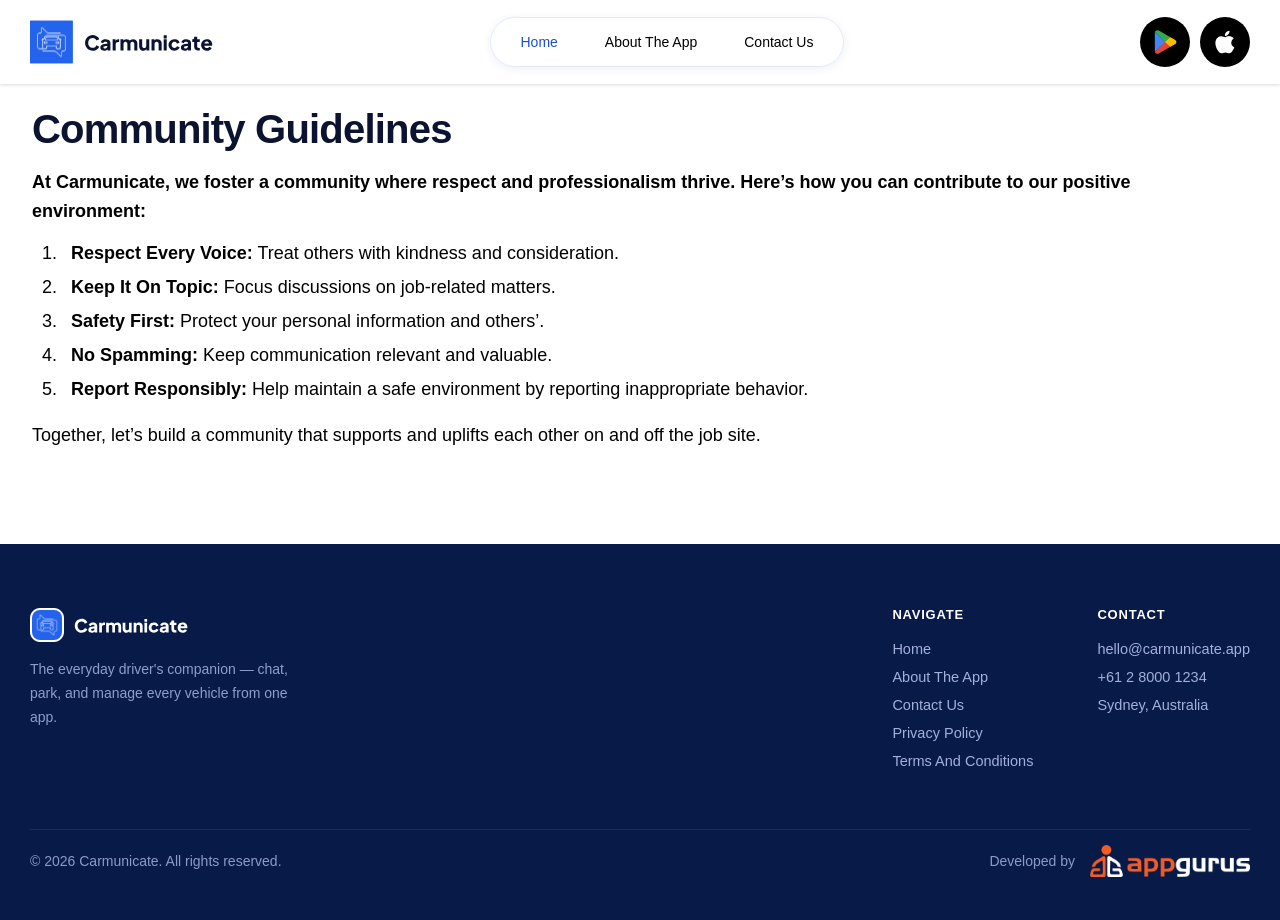
<file: community-guidelines.html>
<!DOCTYPE html>
<html>

<head>
    <meta charset="utf-8">
    <meta http-equiv="X-UA-Compatible" content="IE=edge">
    <meta name="viewport" content="width=device-width, initial-scale=1, user-scalable=no">
    <meta name="description" content="Carmunicate lets drivers chat, park smarter, and manage every vehicle need from one app.">

    <title>Carmunicate - Community Guidelines</title>

    <!-- ================ /GOOGLE FONT EOC =================== -->
    <link rel="icon" type="image/x-icon" href="assets/images/logo-main.png">
    <link href="assets/font/font-awesome/css/font-awesome.min.css" rel="stylesheet" type="text/css">
    <!-- ================ /GOOGLE FONT EOC =================== -->

    <!-- =================== /WEB CSS BOC ==================== -->
    <link rel="stylesheet" type="text/css" href="./assets/css/bootstrap.min.css">
    <link rel="stylesheet" type="text/css" href="./assets/font/font-family/stylesheet.css">
    <link rel="stylesheet" type="text/css" href="./assets/css/slick.min.css">
    <link rel="stylesheet" type="text/css" href="./assets/css/style.css">
    <link rel="stylesheet" type="text/css" href="./assets/css/media.css">
    <link rel="stylesheet" type="text/css" href="./assets/css/footer.css">
    <link rel="stylesheet" type="text/css" href="./assets/css/header.css">


    <!-- =================== /WEB CSS EOC ==================== -->
</head>

<body>

    <!-- ====== /WRAPPER BOC ====== -->
    <div class="page-wrapper " id="home">
        <!-- header start -->
        <header class="site-header">
            <div class="header-main nav-area">
                <div class="container">
                    <div class="header-inner-main">
                        <div class="navbar-container">
                            <nav class="navbar navbar-dark navbar-expand-lg">
                                <div class="header-logo">
                                    <a href="#">
                                        <img src="assets/images/logo-main.svg" alt="#" class="logo-img">
                                    </a>
                                </div>
                                <div class="header-inner d-flex">
                                    <div class="header-right">
                                        <div class=" d-flex d-lg-none justify-content-end align-items-center">


                                            <button class="navbar-toggler collapsed" type="button" data-bs-toggle="collapse" data-bs-target="#navbarNavDropdown" aria-controls="navbarNavDropdown" aria-expanded="false" aria-label="Toggle navigation">
                                                <span class="icon-bar"></span>
                                                <span class="icon-bar"></span>
                                                <span class="icon-bar"></span>
                                            </button>
                                        </div>

                                        <div class="collapse header-menu navbar-collapse " id="navbarNavDropdown">
                                            <div class="header-menu-inner">
                                                <ul class="navbar-nav" id="menu-main-menu">
                                                    <li class="nav-item"><a class="scrollTosection" href="index.html#home">Home</a></li>
                                                    <li class="nav-item"><a class="scrollTosection abouttheapp-click" href="index.html#abouttheapp">About The App</a></li>
                                                    <li class="nav-item"><a class="scrollTosection contactus-click" href="index.html#contactus">Contact Us</a></li>
                                                </ul>

                                                <div class="header-btn-main justify-content-lg-end">
                                                    <div class="store-badges">
                                                        <a href="#Google" class="store-badge">
                                                            <img src="assets/images/playstore.svg" class="google-play d-block">
                                                            <img src="assets/images/h-gplay-icon.svg" class="google-icon d-none">
                                                        </a>

                                                        <a href="#App" class="store-badge">
                                                            <img src="assets/images/appstore.svg" class="app-store d-block">
                                                            <img src="assets/images/h-app-store-icon.svg" class="app-icon d-none">
                                                        </a>
                                                    </div>
                                                </div>


                                            </div>
                                        </div>
                                    </div>
                                </div>
                            </nav>
                        </div>
                    </div>
                </div>
            </div>
        </header>
        <!-- header End -->

        <!-- Content Start -->

        <main>
            <section class="default-page-sec h-spacing community-guidelines-sec">
                <div class="wrap">
                    <div class="privacy-policy-sec">
                        <div class="privacy-policy-contant">
                            <h2 class="section-title">Community Guidelines</h2>

                            <div class="privacy-policy">
                                <p><strong>At Carmunicate, we foster a community where respect and professionalism
                                        thrive. Here’s how you can contribute to our positive environment:
                                    </strong>
                                </p>
                                <ol>
                                    <li><strong>Respect Every Voice:</strong> Treat others with kindness and consideration.
                                    </li>
                                    <li><strong>Keep It On Topic:</strong> Focus discussions on job-related matters.
                                    </li>
                                    <li><strong>Safety First:</strong> Protect your personal information and others’.
                                    </li>
                                    <li><strong>No Spamming:</strong> Keep communication relevant and valuable.</li>
                                    <li><strong>Report Responsibly:</strong> Help maintain a safe environment by reporting inappropriate behavior.</li>
                                </ol>
                                <p>Together, let’s build a community that supports and uplifts each other on and off the job site.</p>
                            </div>
                        </div>
                    </div>
                </div>
            </section>
        </main>

        <!-- ====== /FOOTER BOC ====== -->

        <footer>
            <div class="container">
                <div class="footer-top">
                    <div class="footer-brand">
                        <a href="#">
                            <img src="assets/images/footer-logo.svg" alt="Carmunicate logo">
                        </a>
                        <p class="mt-3">The everyday driver's companion — chat, park, and manage every vehicle from one app.</p>
                    </div>
                    <div class="footer-cols">
                        <div class="footer-col">
                            <h4>Navigate</h4>
                            <a href="./index.html">Home</a>
                            <a href="#abouttheapp">About The App</a>
                            <a href="#contactus">Contact Us</a>
                            <a href="./privacy-policy.html">Privacy Policy</a>
                            <a href="./terms-conditions.html">Terms And Conditions</a>
                        </div>
                        <div class="footer-col">
                            <h4>Contact</h4>
                            <a href="mailto:hello@carmunicate.app">hello@carmunicate.app</a>
                            <a href="tel:+61280001234">+61 2 8000 1234</a>
                            <a href="#">Sydney, Australia</a>
                        </div>
                    </div>
                </div>
                <div class="footer-rights-main">
                    <div class="footer-rights-wrap">
                        <div class="footer-reserve">
                            <div class="footer-reserve-wrap footer-rights-fn">
                                © 2026 Carmunicate. All rights reserved.
                            </div>
                        </div>
                        <div class="footer-rights-dev">
                            <div class="footer-rights-dev-wrap">
                                <div class="footer-rights-devt footer-rights-fn">
                                    Developed by
                                </div>
                                <div class="footer-rights-devl">
                                    <a href="https://www.appgurus.com.au/" target="_blank">
                                        <img src="assets/images/appgurus-white.webp" class="img-fluid" alt="Image">
                                    </a>
                                </div>
                            </div>
                        </div>
                    </div>
                </div>
            </div>
        </footer>

        <!-- ====== /FOOTER EOC ====== -->

    </div>

</body>

<script type="text/javascript" src="./assets/js/jquery.min.js"></script>
<script type="text/javascript" src="./assets/js/bootstrap.bundle.min.js"></script>
<script type="text/javascript" src="./assets/js/slick.min.js"></script>
<script type="text/javascript" src="./assets/js/custom.js"></script>

<script>
    const nav = document.querySelector('.header-main');

    if (nav) {
        window.addEventListener('scroll', () => {
            nav.classList.toggle('scrolled', window.scrollY > 12);
        }, {
            passive: true
        });
    }

    const revealEls = document.querySelectorAll('.reveal');

    const io = new IntersectionObserver((entries) => {
        entries.forEach(e => {
            if (e.isIntersecting) {
                e.target.classList.add('in');
                io.unobserve(e.target);
            }
        });
    }, {
        threshold: 0.15
    });

    revealEls.forEach(el => io.observe(el));
</script>

</html>
</file>
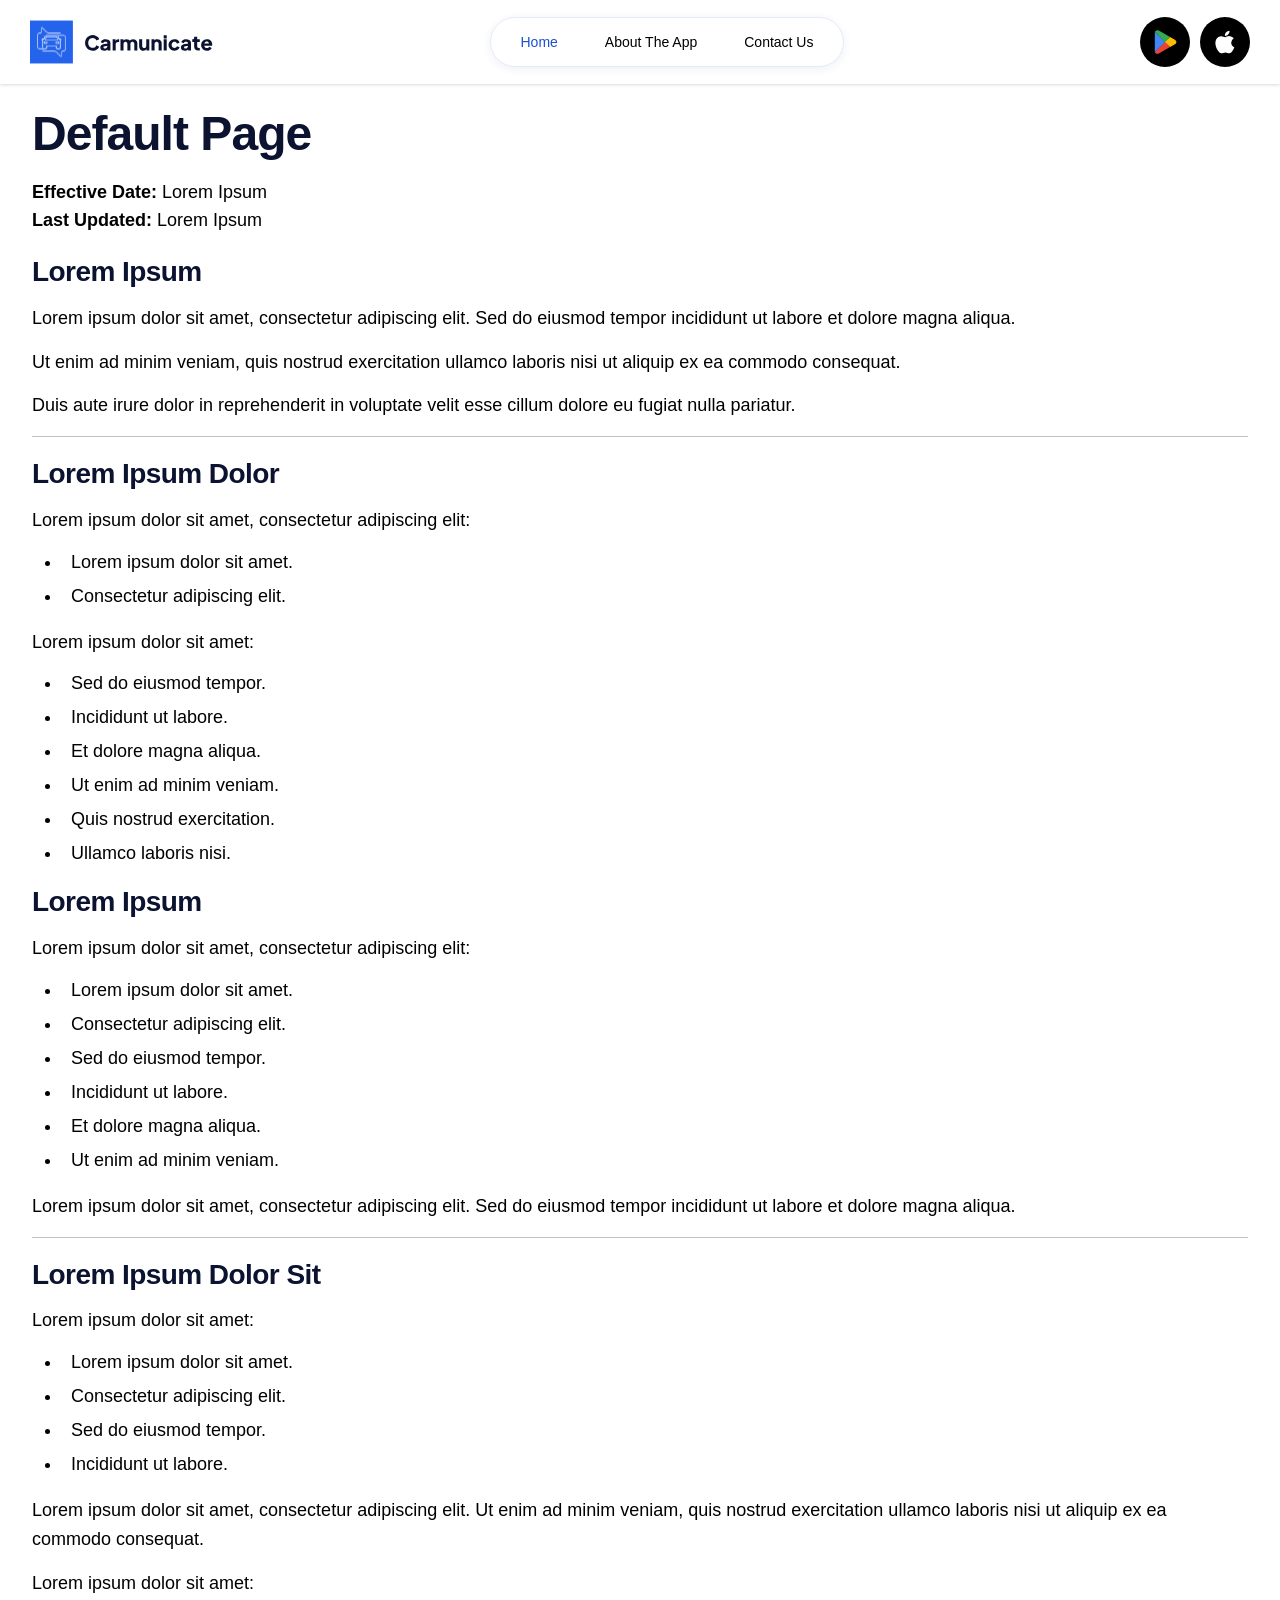
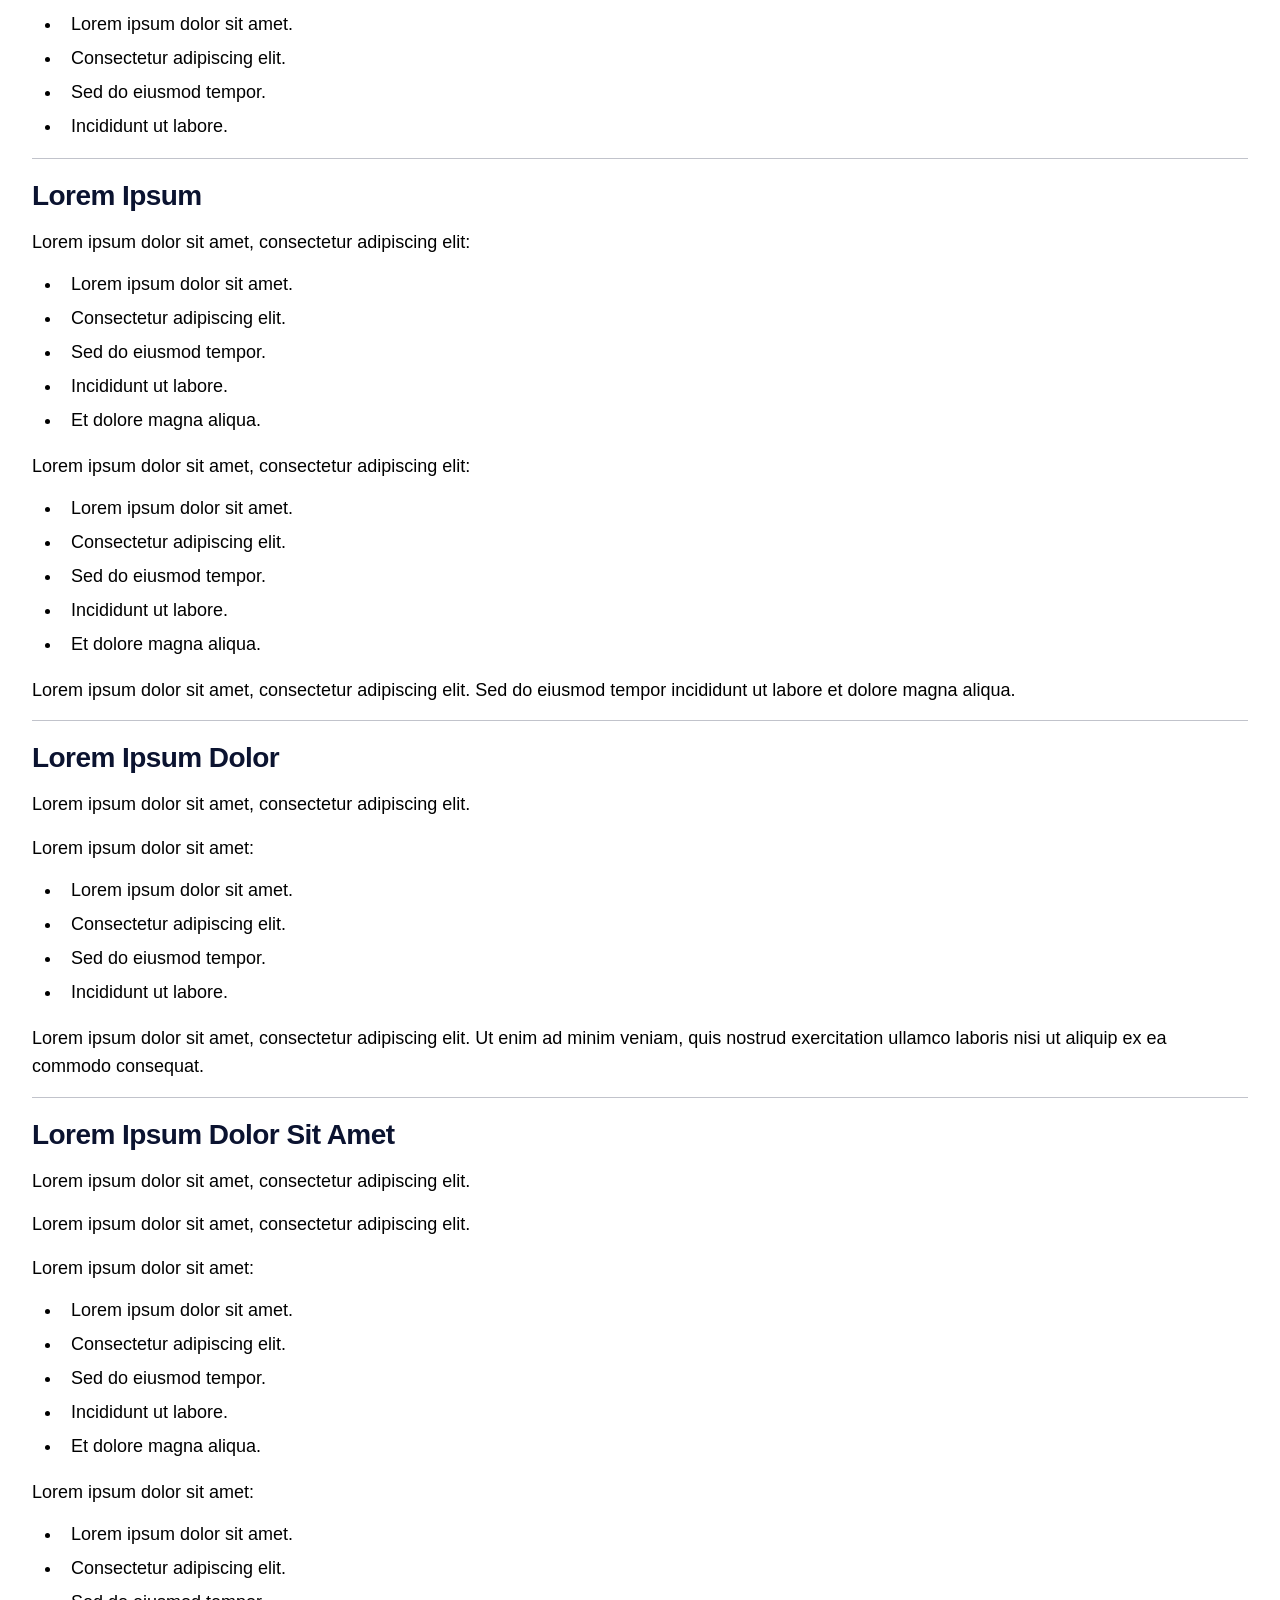
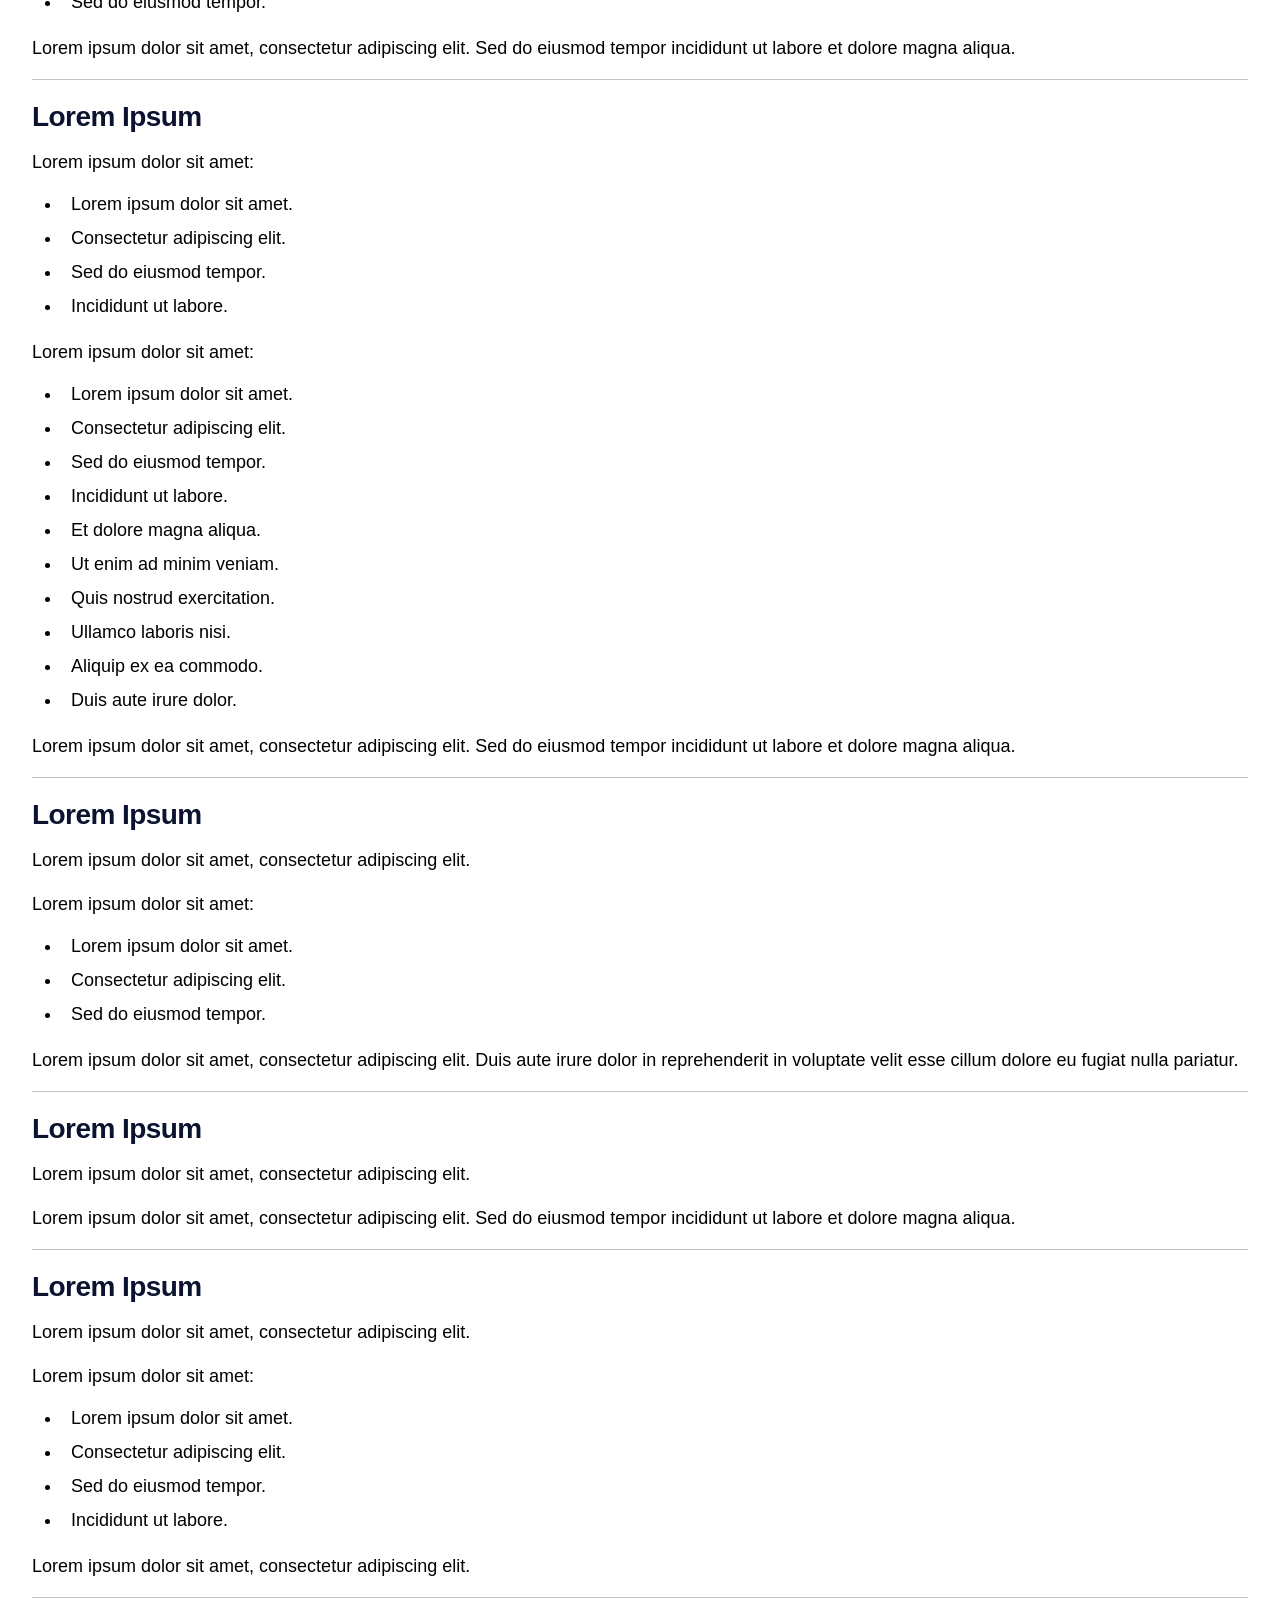
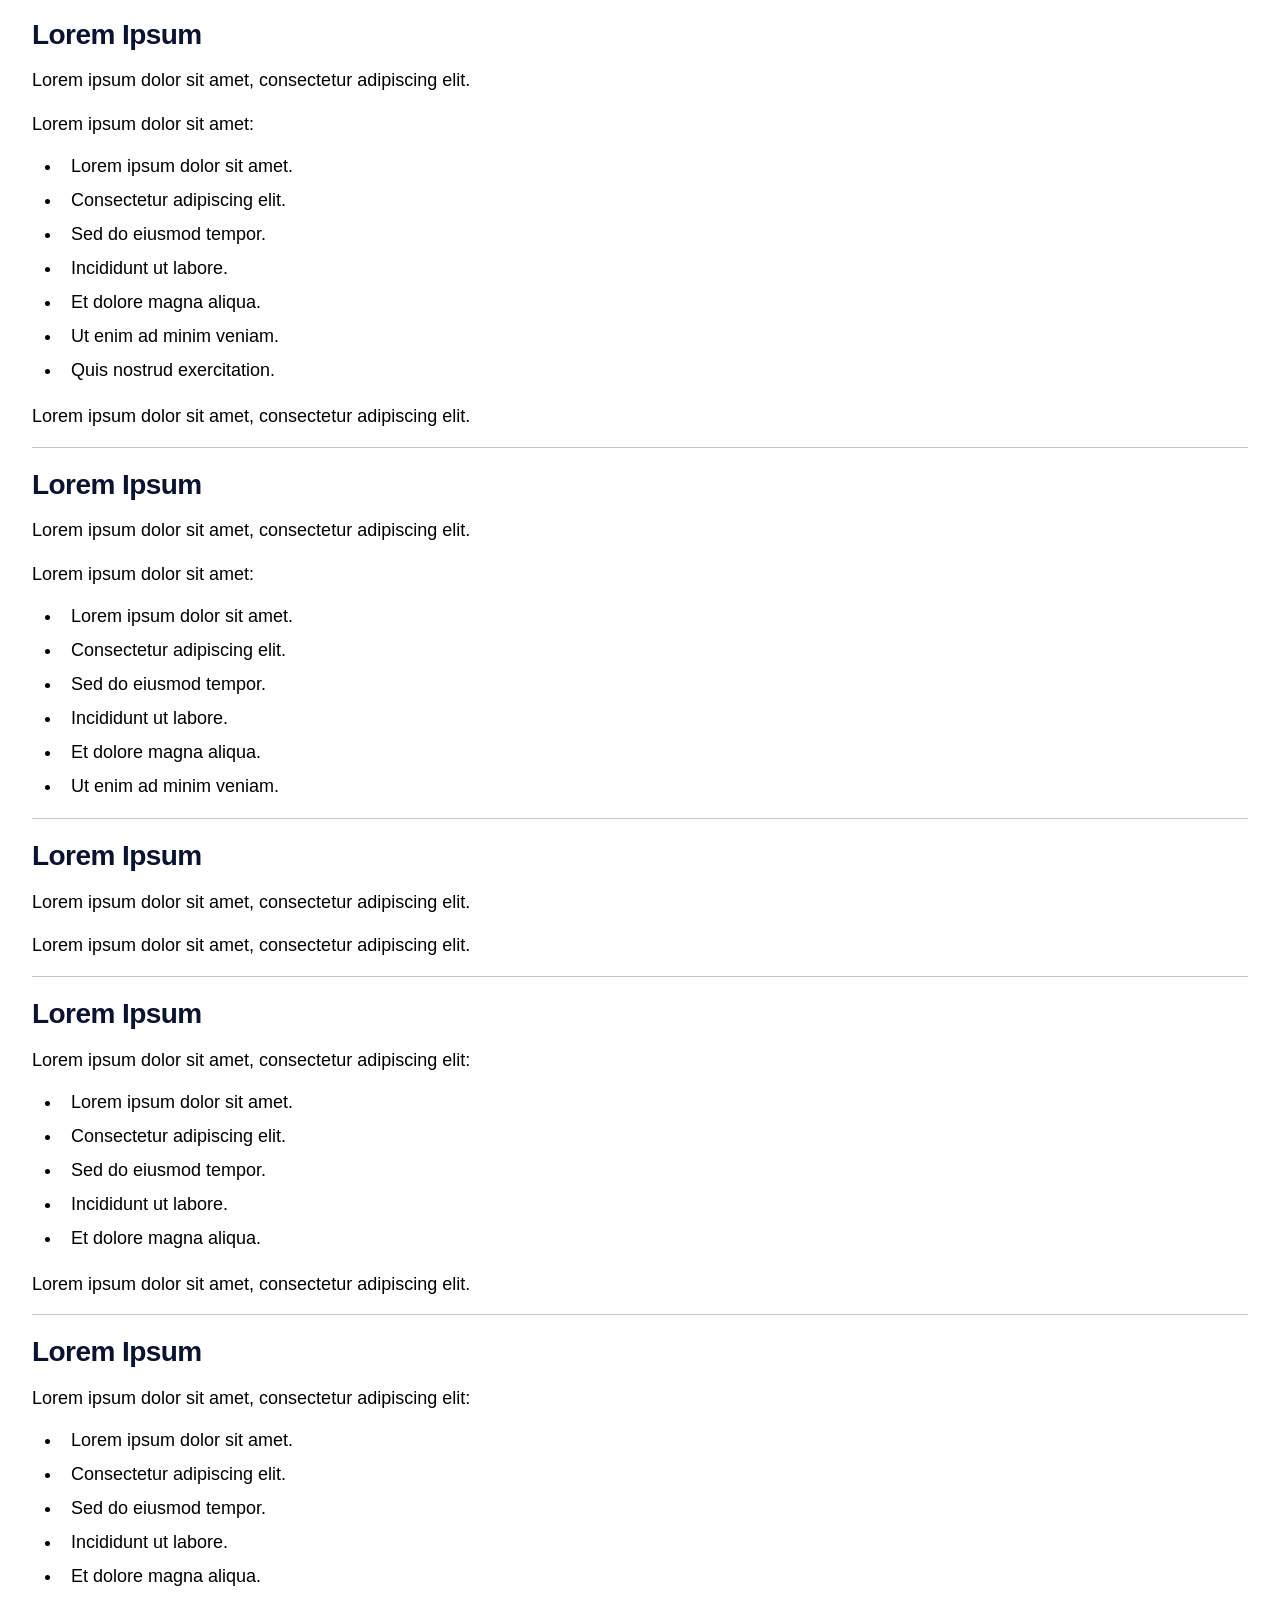
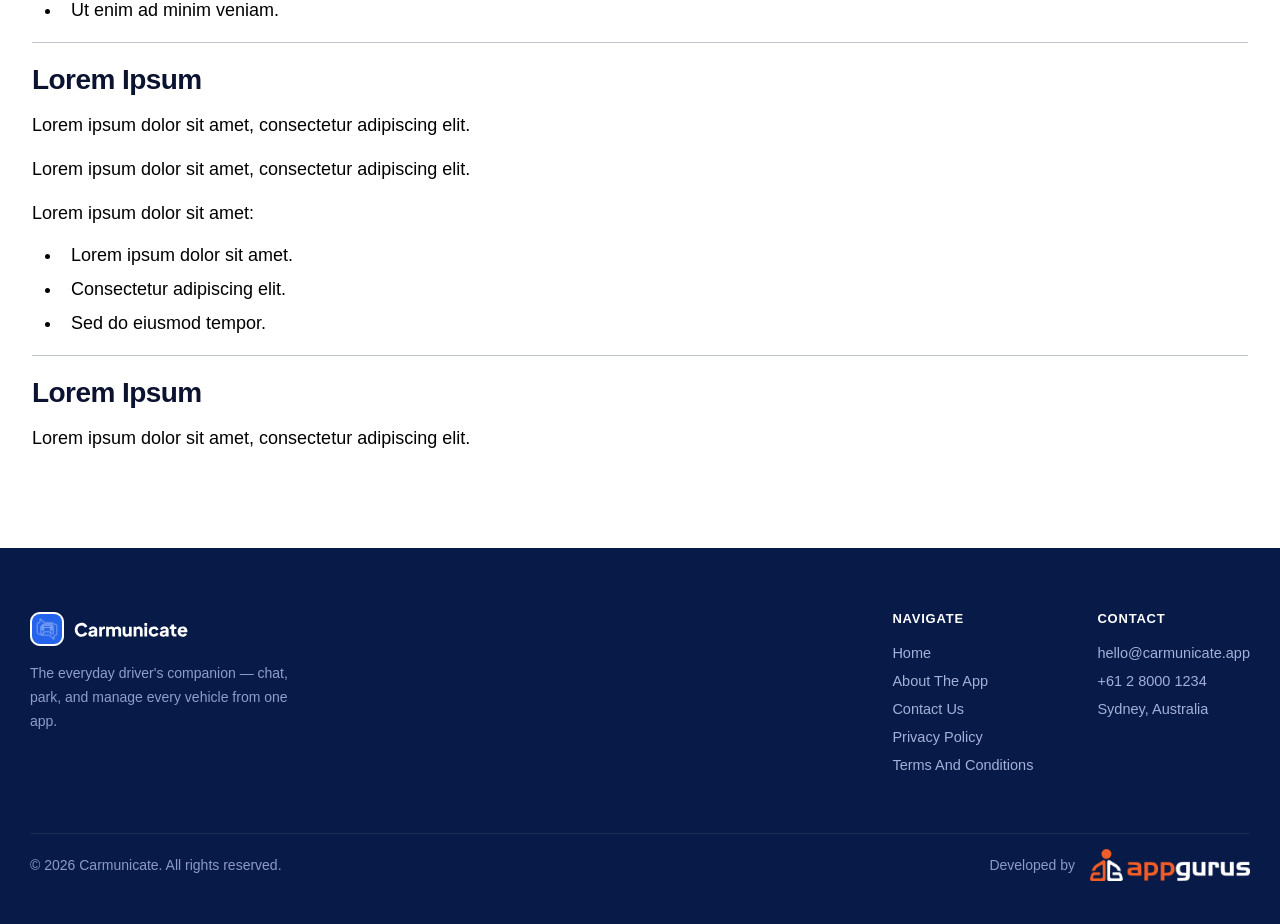
<file: default.html>
<!DOCTYPE html>
<html>

<head>
    <meta charset="utf-8">
    <meta http-equiv="X-UA-Compatible" content="IE=edge">
    <meta name="viewport" content="width=device-width, initial-scale=1, user-scalable=no">
    <meta name="description" content="Carmunicate lets drivers chat, park smarter, and manage every vehicle need from one app.">

    <title>Carmunicate - Default Page</title>

    <!-- ================ /GOOGLE FONT EOC =================== -->
    <link rel="icon" type="image/x-icon" href="assets/images/logo-main.png">
    <link href="assets/font/font-awesome/css/font-awesome.min.css" rel="stylesheet" type="text/css">
    <!-- ================ /GOOGLE FONT EOC =================== -->

    <!-- =================== /WEB CSS BOC ==================== -->
    <link rel="stylesheet" type="text/css" href="./assets/css/bootstrap.min.css">
    <link rel="stylesheet" type="text/css" href="./assets/font/font-family/stylesheet.css">
    <link rel="stylesheet" type="text/css" href="./assets/css/slick.min.css">
    <link rel="stylesheet" type="text/css" href="./assets/css/style.css">
    <link rel="stylesheet" type="text/css" href="./assets/css/media.css">
    <link rel="stylesheet" type="text/css" href="./assets/css/footer.css">
    <link rel="stylesheet" type="text/css" href="./assets/css/header.css">


    <!-- =================== /WEB CSS EOC ==================== -->
</head>

<body>

    <!-- ====== /WRAPPER BOC ====== -->
    <div class="page-wrapper " id="home">
        <!-- header start -->
        <header class="site-header">
            <div class="header-main nav-area">
                <div class="container">
                    <div class="header-inner-main">
                        <div class="navbar-container">
                            <nav class="navbar navbar-dark navbar-expand-lg">
                                <div class="header-logo">
                                    <a href="#">
                                        <img src="assets/images/logo-main.svg" alt="#" class="logo-img">
                                    </a>
                                </div>
                                <div class="header-inner d-flex">
                                    <div class="header-right">
                                        <div class=" d-flex d-lg-none justify-content-end align-items-center">


                                            <button class="navbar-toggler collapsed" type="button" data-bs-toggle="collapse" data-bs-target="#navbarNavDropdown" aria-controls="navbarNavDropdown" aria-expanded="false" aria-label="Toggle navigation">
                                                <span class="icon-bar"></span>
                                                <span class="icon-bar"></span>
                                                <span class="icon-bar"></span>
                                            </button>
                                        </div>

                                        <div class="collapse header-menu navbar-collapse " id="navbarNavDropdown">
                                            <div class="header-menu-inner">
                                                <ul class="navbar-nav" id="menu-main-menu">
                                                    <li class="nav-item"><a class="scrollTosection" href="index.html#home">Home</a></li>
                                                    <li class="nav-item"><a class="scrollTosection abouttheapp-click" href="index.html#abouttheapp">About The App</a></li>
                                                    <li class="nav-item"><a class="scrollTosection contactus-click" href="index.html#contactus">Contact Us</a></li>
                                                </ul>

                                                <div class="header-btn-main justify-content-lg-end">
                                                    <div class="store-badges">
                                                        <a href="#Google" class="store-badge">
                                                            <img src="assets/images/playstore.svg" class="google-play d-block">
                                                            <img src="assets/images/h-gplay-icon.svg" class="google-icon d-none">
                                                        </a>

                                                        <a href="#App" class="store-badge">
                                                            <img src="assets/images/appstore.svg" class="app-store d-block">
                                                            <img src="assets/images/h-app-store-icon.svg" class="app-icon d-none">
                                                        </a>
                                                    </div>
                                                </div>


                                            </div>
                                        </div>
                                    </div>
                                </div>
                            </nav>
                        </div>
                    </div>
                </div>
            </div>
        </header>
        <!-- header End -->

        <!-- Content Start -->

        <main>
            <section class="default-page-sec h-spacing">
                <div class="wrap">
                    <div class="privacy-policy-sec">
                        <div class="privacy-policy-contant">
                            <h1>Default Page</h1>

                            <p><strong>Effective Date:</strong> Lorem Ipsum<br><strong>Last Updated:</strong> Lorem Ipsum
                            </p>

                            <h4><strong>Lorem Ipsum</strong></h4>

                            <p>Lorem ipsum dolor sit amet, consectetur adipiscing elit. Sed do eiusmod tempor incididunt ut labore et dolore magna aliqua.</p>

                            <p>Ut enim ad minim veniam, quis nostrud exercitation ullamco laboris nisi ut aliquip ex ea commodo consequat.
                            </p>

                            <p>Duis aute irure dolor in reprehenderit in voluptate velit esse cillum dolore eu fugiat nulla pariatur.
                            </p>

                            <hr>

                            <h4><strong>Lorem Ipsum Dolor</strong></h4>

                            <p>Lorem ipsum dolor sit amet, consectetur adipiscing elit:</p>

                            <ul>
                                <li>Lorem ipsum dolor sit amet.</li>
                                <li>Consectetur adipiscing elit.</li>
                            </ul>

                            <p>Lorem ipsum dolor sit amet:</p>

                            <ul>
                                <li>Sed do eiusmod tempor.</li>
                                <li>Incididunt ut labore.</li>
                                <li>Et dolore magna aliqua.</li>
                                <li>Ut enim ad minim veniam.</li>
                                <li>Quis nostrud exercitation.</li>
                                <li>Ullamco laboris nisi.</li>
                            </ul>

                            <h4><strong>Lorem Ipsum</strong></h4>

                            <p>Lorem ipsum dolor sit amet, consectetur adipiscing elit:</p>

                            <ul>
                                <li>Lorem ipsum dolor sit amet.</li>
                                <li>Consectetur adipiscing elit.</li>
                                <li>Sed do eiusmod tempor.</li>
                                <li>Incididunt ut labore.</li>
                                <li>Et dolore magna aliqua.</li>
                                <li>Ut enim ad minim veniam.</li>
                            </ul>

                            <p>Lorem ipsum dolor sit amet, consectetur adipiscing elit. Sed do eiusmod tempor incididunt ut labore et dolore magna aliqua.</p>

                            <hr>

                            <h4><strong>Lorem Ipsum Dolor Sit</strong></h4>

                            <p>Lorem ipsum dolor sit amet:</p>

                            <ul>
                                <li>Lorem ipsum dolor sit amet.</li>
                                <li>Consectetur adipiscing elit.</li>
                                <li>Sed do eiusmod tempor.</li>
                                <li>Incididunt ut labore.</li>
                            </ul>

                            <p>Lorem ipsum dolor sit amet, consectetur adipiscing elit. Ut enim ad minim veniam, quis nostrud exercitation ullamco laboris nisi ut aliquip ex ea commodo consequat.</p>

                            <p>Lorem ipsum dolor sit amet:</p>

                            <ul>
                                <li>Lorem ipsum dolor sit amet.</li>
                                <li>Consectetur adipiscing elit.</li>
                                <li>Sed do eiusmod tempor.</li>
                                <li>Incididunt ut labore.</li>
                            </ul>

                            <hr>

                            <h4><strong>Lorem Ipsum</strong></h4>

                            <p>Lorem ipsum dolor sit amet, consectetur adipiscing elit:</p>

                            <ul>
                                <li>Lorem ipsum dolor sit amet.</li>
                                <li>Consectetur adipiscing elit.</li>
                                <li>Sed do eiusmod tempor.</li>
                                <li>Incididunt ut labore.</li>
                                <li>Et dolore magna aliqua.</li>
                            </ul>

                            <p>Lorem ipsum dolor sit amet, consectetur adipiscing elit:</p>

                            <ul>
                                <li>Lorem ipsum dolor sit amet.</li>
                                <li>Consectetur adipiscing elit.</li>
                                <li>Sed do eiusmod tempor.</li>
                                <li>Incididunt ut labore.</li>
                                <li>Et dolore magna aliqua.</li>
                            </ul>

                            <p>Lorem ipsum dolor sit amet, consectetur adipiscing elit. Sed do eiusmod tempor incididunt ut labore et dolore magna aliqua.</p>

                            <hr>

                            <h4><strong>Lorem Ipsum Dolor</strong></h4>

                            <p>Lorem ipsum dolor sit amet, consectetur adipiscing elit.</p>

                            <p>Lorem ipsum dolor sit amet:</p>

                            <ul>
                                <li>Lorem ipsum dolor sit amet.</li>
                                <li>Consectetur adipiscing elit.</li>
                                <li>Sed do eiusmod tempor.</li>
                                <li>Incididunt ut labore.</li>
                            </ul>

                            <p>Lorem ipsum dolor sit amet, consectetur adipiscing elit. Ut enim ad minim veniam, quis nostrud exercitation ullamco laboris nisi ut aliquip ex ea commodo consequat.</p>

                            <hr>

                            <h4><strong>Lorem Ipsum Dolor Sit Amet</strong></h4>

                            <p>Lorem ipsum dolor sit amet, consectetur adipiscing elit.</p>

                            <p>Lorem ipsum dolor sit amet, consectetur adipiscing elit.</p>

                            <p>Lorem ipsum dolor sit amet:</p>

                            <ul>
                                <li>Lorem ipsum dolor sit amet.</li>
                                <li>Consectetur adipiscing elit.</li>
                                <li>Sed do eiusmod tempor.</li>
                                <li>Incididunt ut labore.</li>
                                <li>Et dolore magna aliqua.</li>
                            </ul>

                            <p>Lorem ipsum dolor sit amet:</p>

                            <ul>
                                <li>Lorem ipsum dolor sit amet.</li>
                                <li>Consectetur adipiscing elit.</li>
                                <li>Sed do eiusmod tempor.</li>
                            </ul>

                            <p>Lorem ipsum dolor sit amet, consectetur adipiscing elit. Sed do eiusmod tempor incididunt ut labore et dolore magna aliqua.</p>

                            <hr>

                            <h4><strong>Lorem Ipsum</strong></h4>

                            <p>Lorem ipsum dolor sit amet:</p>

                            <ul>
                                <li>Lorem ipsum dolor sit amet.</li>
                                <li>Consectetur adipiscing elit.</li>
                                <li>Sed do eiusmod tempor.</li>
                                <li>Incididunt ut labore.</li>
                            </ul>

                            <p>Lorem ipsum dolor sit amet:</p>

                            <ul>
                                <li>Lorem ipsum dolor sit amet.</li>
                                <li>Consectetur adipiscing elit.</li>
                                <li>Sed do eiusmod tempor.</li>
                                <li>Incididunt ut labore.</li>
                                <li>Et dolore magna aliqua.</li>
                                <li>Ut enim ad minim veniam.</li>
                                <li>Quis nostrud exercitation.</li>
                                <li>Ullamco laboris nisi.</li>
                                <li>Aliquip ex ea commodo.</li>
                                <li>Duis aute irure dolor.</li>
                            </ul>

                            <p>Lorem ipsum dolor sit amet, consectetur adipiscing elit. Sed do eiusmod tempor incididunt ut labore et dolore magna aliqua.</p>

                            <hr>

                            <h4><strong>Lorem Ipsum</strong></h4>

                            <p>Lorem ipsum dolor sit amet, consectetur adipiscing elit.</p>

                            <p>Lorem ipsum dolor sit amet:</p>

                            <ul>
                                <li>Lorem ipsum dolor sit amet.</li>
                                <li>Consectetur adipiscing elit.</li>
                                <li>Sed do eiusmod tempor.</li>
                            </ul>

                            <p>Lorem ipsum dolor sit amet, consectetur adipiscing elit. Duis aute irure dolor in reprehenderit in voluptate velit esse cillum dolore eu fugiat nulla pariatur.</p>

                            <hr>

                            <h4><strong>Lorem Ipsum</strong></h4>

                            <p>Lorem ipsum dolor sit amet, consectetur adipiscing elit.</p>

                            <p>Lorem ipsum dolor sit amet, consectetur adipiscing elit. Sed do eiusmod tempor incididunt ut labore et dolore magna aliqua.</p>

                            <hr>

                            <h4><strong>Lorem Ipsum</strong></h4>

                            <p>Lorem ipsum dolor sit amet, consectetur adipiscing elit.</p>

                            <p>Lorem ipsum dolor sit amet:</p>

                            <ul>
                                <li>Lorem ipsum dolor sit amet.</li>
                                <li>Consectetur adipiscing elit.</li>
                                <li>Sed do eiusmod tempor.</li>
                                <li>Incididunt ut labore.</li>
                            </ul>

                            <p>Lorem ipsum dolor sit amet, consectetur adipiscing elit.</p>

                            <hr>

                            <h4><strong>Lorem Ipsum</strong></h4>

                            <p>Lorem ipsum dolor sit amet, consectetur adipiscing elit.</p>

                            <p>Lorem ipsum dolor sit amet:</p>

                            <ul>
                                <li>Lorem ipsum dolor sit amet.</li>
                                <li>Consectetur adipiscing elit.</li>
                                <li>Sed do eiusmod tempor.</li>
                                <li>Incididunt ut labore.</li>
                                <li>Et dolore magna aliqua.</li>
                                <li>Ut enim ad minim veniam.</li>
                                <li>Quis nostrud exercitation.</li>
                            </ul>

                            <p>Lorem ipsum dolor sit amet, consectetur adipiscing elit.</p>

                            <hr>

                            <h4><strong>Lorem Ipsum</strong></h4>

                            <p>Lorem ipsum dolor sit amet, consectetur adipiscing elit.</p>

                            <p>Lorem ipsum dolor sit amet:</p>

                            <ul>
                                <li>Lorem ipsum dolor sit amet.</li>
                                <li>Consectetur adipiscing elit.</li>
                                <li>Sed do eiusmod tempor.</li>
                                <li>Incididunt ut labore.</li>
                                <li>Et dolore magna aliqua.</li>
                                <li>Ut enim ad minim veniam.</li>
                            </ul>

                            <hr>

                            <h4><strong>Lorem Ipsum</strong></h4>

                            <p>Lorem ipsum dolor sit amet, consectetur adipiscing elit.</p>

                            <p>Lorem ipsum dolor sit amet, consectetur adipiscing elit.</p>

                            <hr>

                            <h4><strong>Lorem Ipsum</strong></h4>

                            <p>Lorem ipsum dolor sit amet, consectetur adipiscing elit:</p>

                            <ul>
                                <li>Lorem ipsum dolor sit amet.</li>
                                <li>Consectetur adipiscing elit.</li>
                                <li>Sed do eiusmod tempor.</li>
                                <li>Incididunt ut labore.</li>
                                <li>Et dolore magna aliqua.</li>
                            </ul>

                            <p>Lorem ipsum dolor sit amet, consectetur adipiscing elit.</p>

                            <hr>

                            <h4><strong>Lorem Ipsum</strong></h4>

                            <p>Lorem ipsum dolor sit amet, consectetur adipiscing elit:</p>

                            <ul>
                                <li>Lorem ipsum dolor sit amet.</li>
                                <li>Consectetur adipiscing elit.</li>
                                <li>Sed do eiusmod tempor.</li>
                                <li>Incididunt ut labore.</li>
                                <li>Et dolore magna aliqua.</li>
                                <li>Ut enim ad minim veniam.</li>
                            </ul>

                            <hr>

                            <h4><strong>Lorem Ipsum</strong></h4>

                            <p>Lorem ipsum dolor sit amet, consectetur adipiscing elit.</p>

                            <p>Lorem ipsum dolor sit amet, consectetur adipiscing elit.</p>

                            <p>Lorem ipsum dolor sit amet:</p>

                            <ul>
                                <li>Lorem ipsum dolor sit amet.</li>
                                <li>Consectetur adipiscing elit.</li>
                                <li>Sed do eiusmod tempor.</li>
                            </ul>

                            <hr>

                            <h4><strong>Lorem Ipsum</strong></h4>

                            <p>Lorem ipsum dolor sit amet, consectetur adipiscing elit.</p>
                        </div>
                    </div>
                </div>
            </section>
        </main>

        <!-- ====== /FOOTER BOC ====== -->

        <footer>
            <div class="container">
                <div class="footer-top">
                    <div class="footer-brand">
                        <a href="#">
                            <img src="assets/images/footer-logo.svg" alt="Carmunicate logo">
                        </a>
                        <p class="mt-3">The everyday driver's companion — chat, park, and manage every vehicle from one app.</p>
                    </div>
                    <div class="footer-cols">
                        <div class="footer-col">
                            <h4>Navigate</h4>
                            <a href="./index.html">Home</a>
                            <a href="#abouttheapp">About The App</a>
                            <a href="#contactus">Contact Us</a>
                            <a href="./privacy-policy.html">Privacy Policy</a>
                            <a href="./terms-conditions.html">Terms And Conditions</a>
                        </div>
                        <div class="footer-col">
                            <h4>Contact</h4>
                            <a href="mailto:hello@carmunicate.app">hello@carmunicate.app</a>
                            <a href="tel:+61280001234">+61 2 8000 1234</a>
                            <a href="#">Sydney, Australia</a>
                        </div>
                    </div>
                </div>
                <div class="footer-rights-main">
                    <div class="footer-rights-wrap">
                        <div class="footer-reserve">
                            <div class="footer-reserve-wrap footer-rights-fn">
                                © 2026 Carmunicate. All rights reserved.
                            </div>
                        </div>
                        <div class="footer-rights-dev">
                            <div class="footer-rights-dev-wrap">
                                <div class="footer-rights-devt footer-rights-fn">
                                    Developed by
                                </div>
                                <div class="footer-rights-devl">
                                    <a href="https://www.appgurus.com.au/" target="_blank">
                                        <img src="assets/images/appgurus-white.webp" class="img-fluid" alt="Image">
                                    </a>
                                </div>
                            </div>
                        </div>
                    </div>
                </div>
            </div>
        </footer>

        <!-- ====== /FOOTER EOC ====== -->

    </div>

</body>

<script type="text/javascript" src="./assets/js/jquery.min.js"></script>
<script type="text/javascript" src="./assets/js/bootstrap.bundle.min.js"></script>
<script type="text/javascript" src="./assets/js/slick.min.js"></script>
<script type="text/javascript" src="./assets/js/custom.js"></script>

<script>
    const nav = document.querySelector('.header-main');

    if (nav) {
        window.addEventListener('scroll', () => {
            nav.classList.toggle('scrolled', window.scrollY > 12);
        }, {
            passive: true
        });
    }

    const revealEls = document.querySelectorAll('.reveal');

    const io = new IntersectionObserver((entries) => {
        entries.forEach(e => {
            if (e.isIntersecting) {
                e.target.classList.add('in');
                io.unobserve(e.target);
            }
        });
    }, {
        threshold: 0.15
    });

    revealEls.forEach(el => io.observe(el));
</script>

</html>
</file>
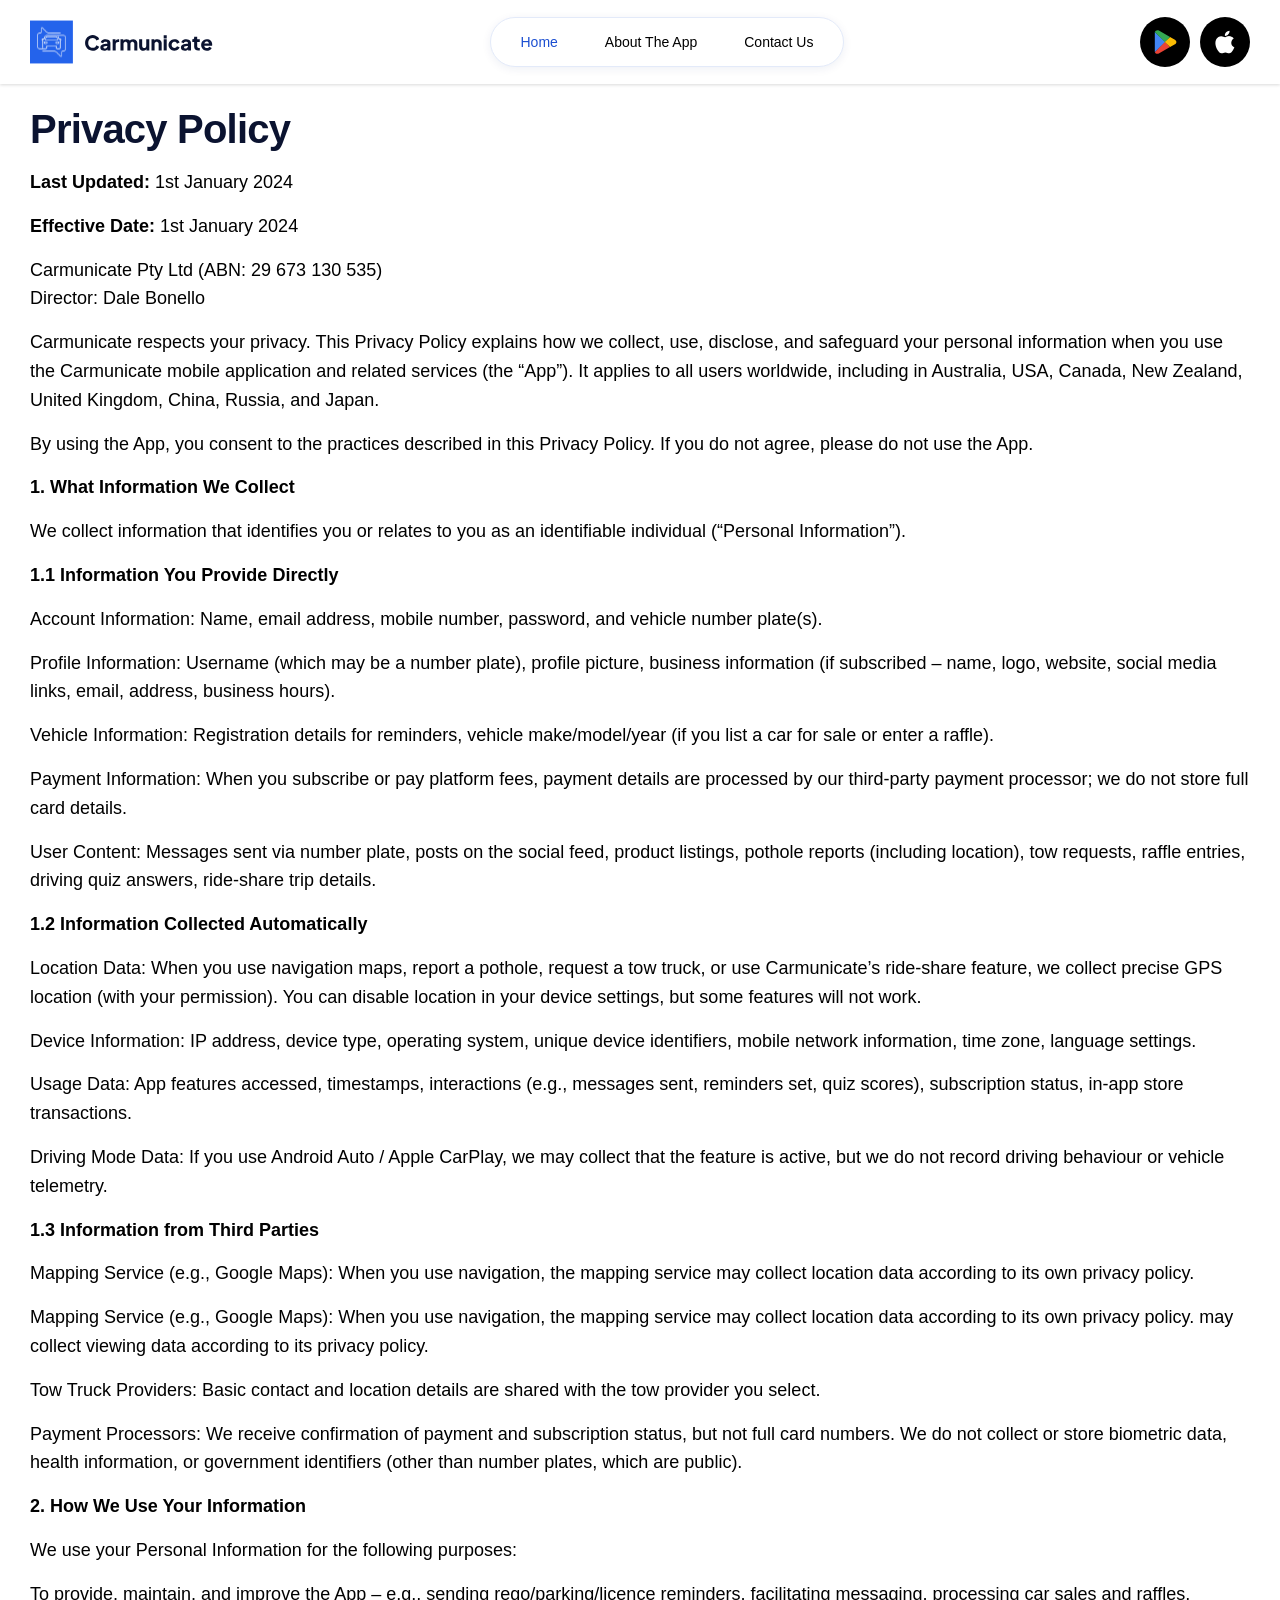
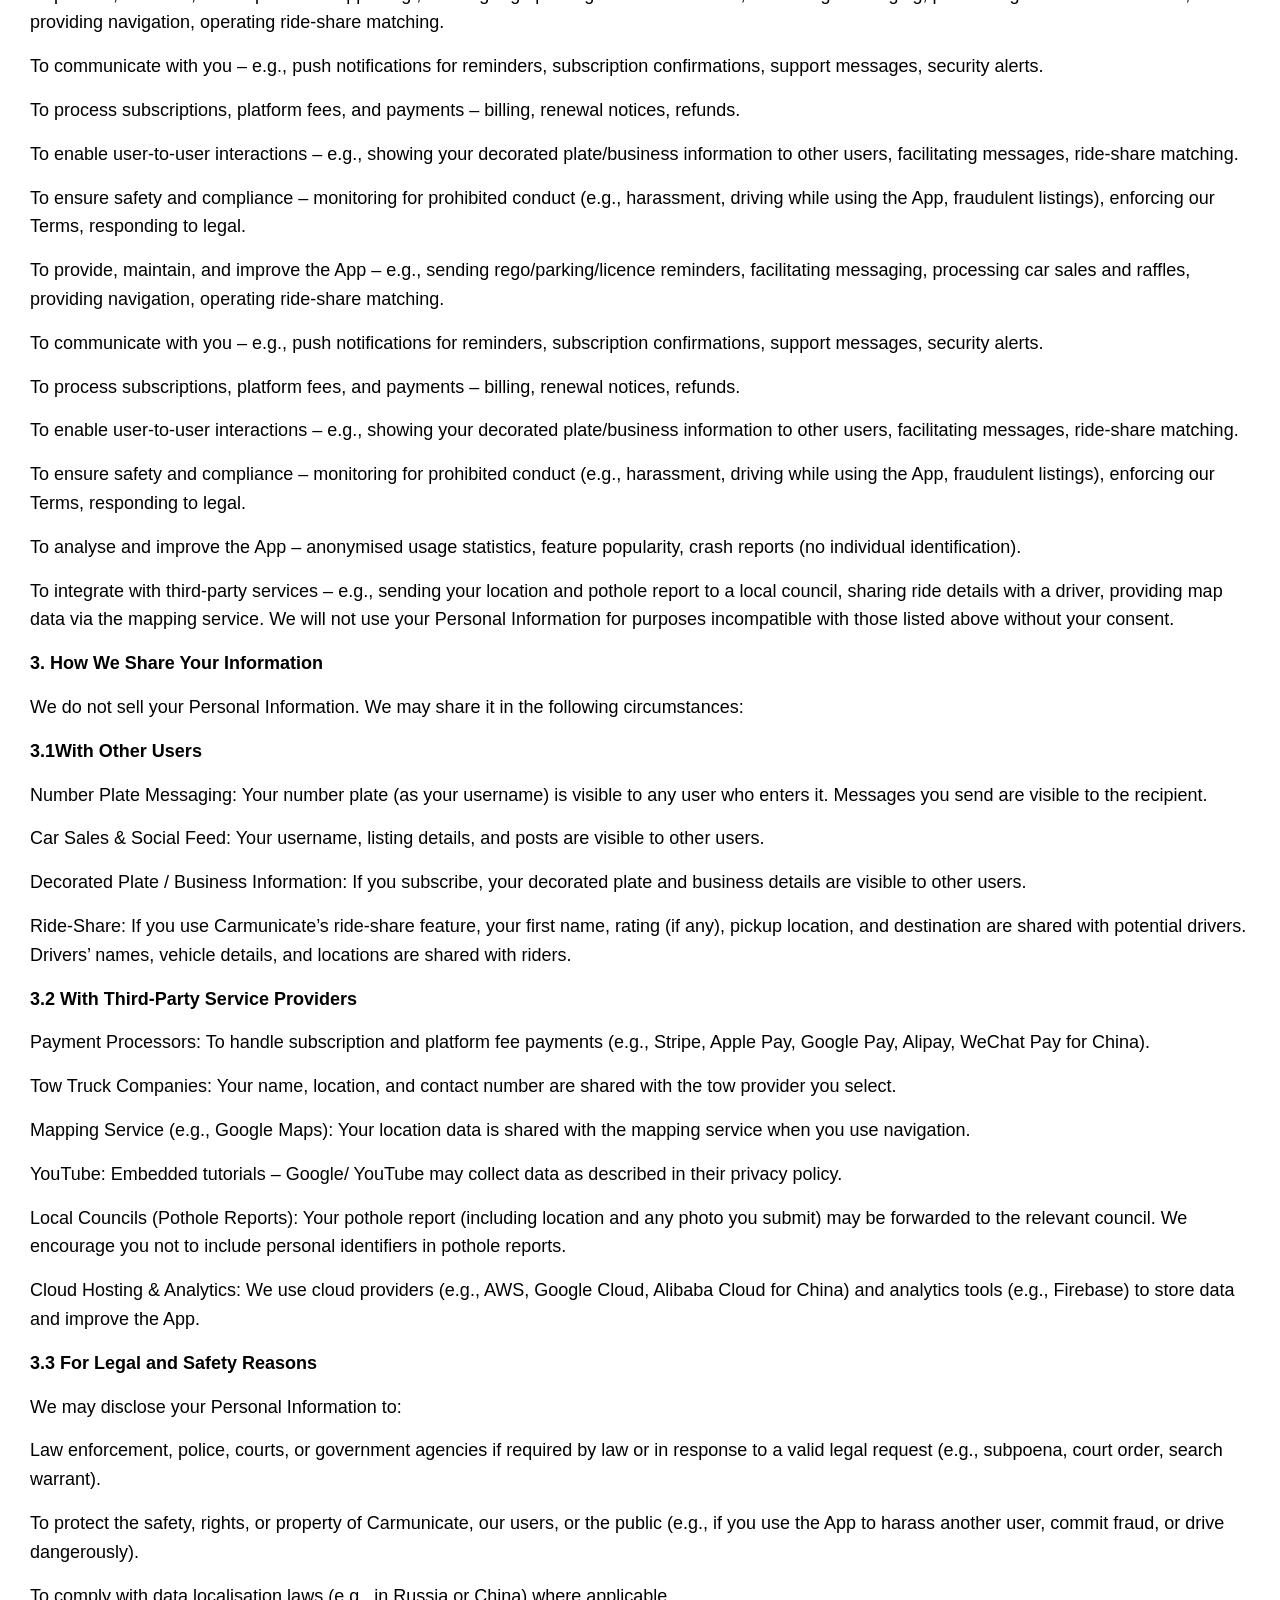
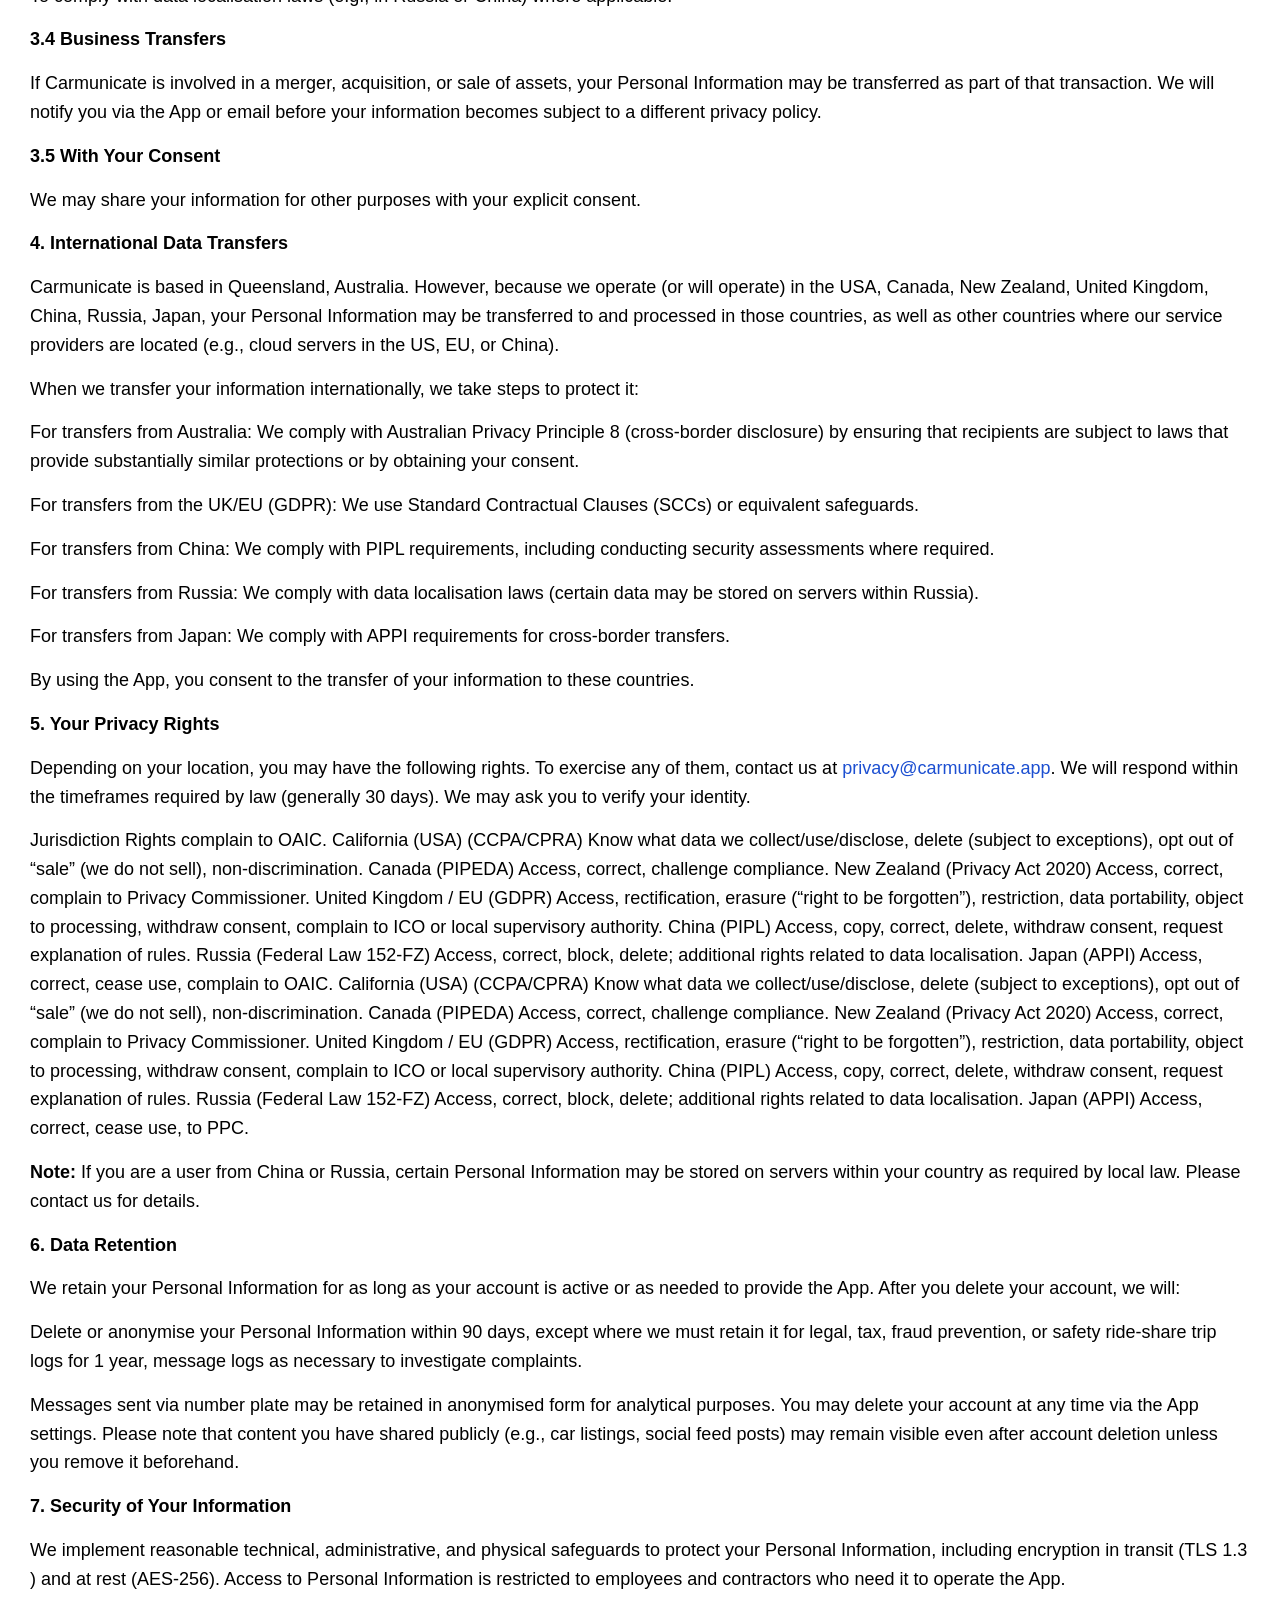
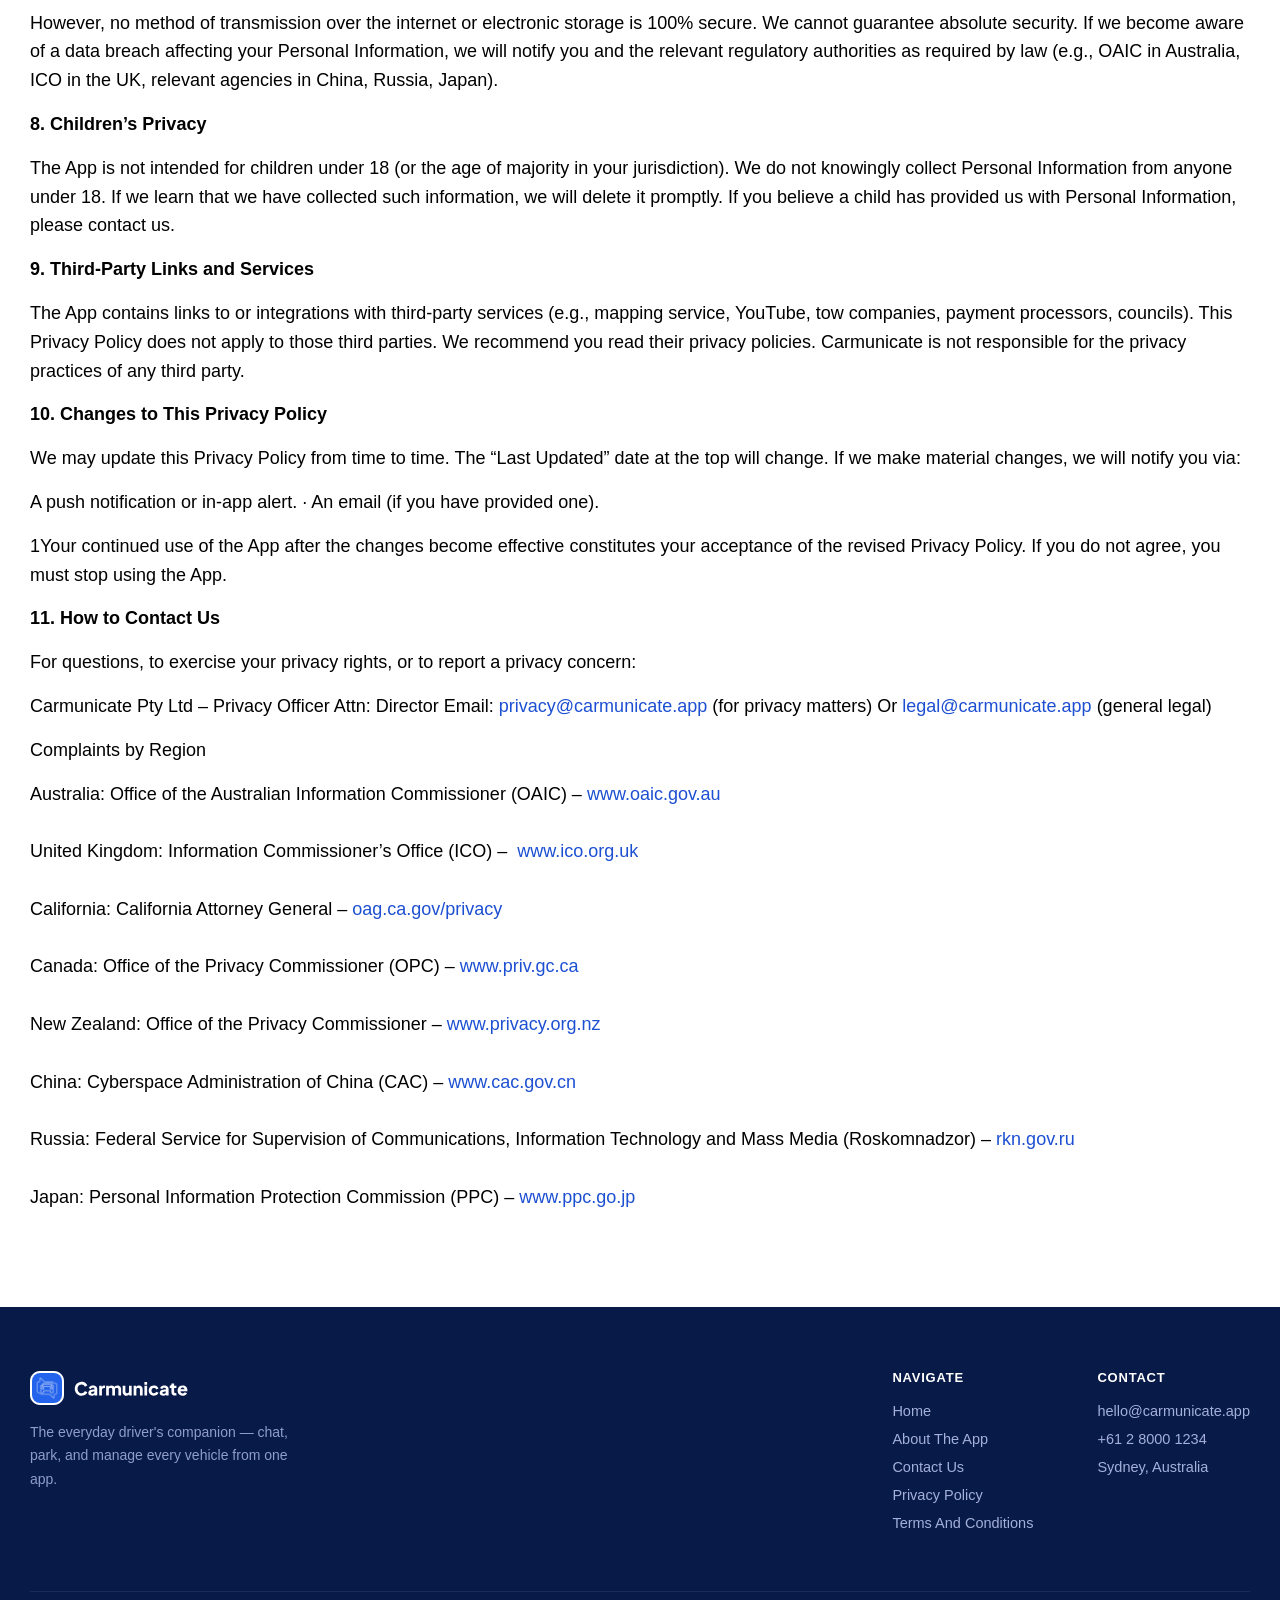
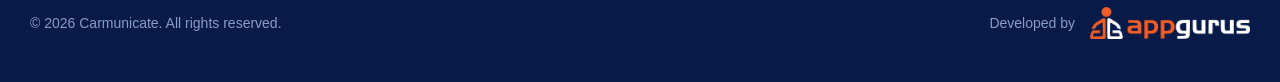
<file: privacy-policy.html>
<!DOCTYPE html>
<html>

<head>
    <meta charset="utf-8">
    <meta http-equiv="X-UA-Compatible" content="IE=edge">
    <meta name="viewport" content="width=device-width, initial-scale=1, user-scalable=no">
    <meta name="description" content="Carmunicate lets drivers chat, park smarter, and manage every vehicle need from one app.">

    <title>Carmunicate — Privacy Policy</title>

    <!-- ================ /GOOGLE FONT EOC =================== -->
    <link rel="icon" type="image/x-icon" href="assets/images/favicon.png">
    <link href="assets/font/font-awesome/css/font-awesome.min.css" rel="stylesheet" type="text/css">
    <!-- ================ /GOOGLE FONT EOC =================== -->

    <!-- =================== /WEB CSS BOC ==================== -->
    <link rel="stylesheet" type="text/css" href="./assets/css/bootstrap.min.css">
    <link rel="stylesheet" type="text/css" href="./assets/font/font-family/stylesheet.css">
    <link rel="stylesheet" type="text/css" href="./assets/css/slick.min.css">
    <link rel="stylesheet" type="text/css" href="./assets/css/style.css">
    <link rel="stylesheet" type="text/css" href="./assets/css/media.css">
    <link rel="stylesheet" type="text/css" href="./assets/css/footer.css">
    <link rel="stylesheet" type="text/css" href="./assets/css/header.css">


    <!-- =================== /WEB CSS EOC ==================== -->



</head>

<body>

    <!-- ====== /WRAPPER BOC ====== -->
    <div class="page-wrapper " id="home">
        <!-- header start -->
        <header class="site-header">
            <div class="header-main nav-area">
                <div class="container">
                    <div class="header-inner-main">
                        <div class="navbar-container">
                            <nav class="navbar navbar-dark navbar-expand-lg">
                                <div class="header-logo">
                                    <a href="#">
                                        <img src="assets/images/logo-main.svg" alt="#" class="logo-img">
                                    </a>
                                </div>
                                <div class="header-inner d-flex">
                                    <div class="header-right">
                                        <div class=" d-flex d-lg-none justify-content-end align-items-center">


                                            <button class="navbar-toggler collapsed" type="button" data-bs-toggle="collapse" data-bs-target="#navbarNavDropdown" aria-controls="navbarNavDropdown" aria-expanded="false" aria-label="Toggle navigation">
                                    <span class="icon-bar"></span>
                                    <span class="icon-bar"></span>
                                    <span class="icon-bar"></span>
                                </button>
                                        </div>

                                        <div class="collapse header-menu navbar-collapse " id="navbarNavDropdown">
                                            <div class="header-menu-inner">
                                                <ul class="navbar-nav" id="menu-main-menu">
                                                    <li class="nav-item"><a class="scrollTosection home-click" href="index.html#home">Home</a></li>
                                                    <li class="nav-item"><a class="scrollTosection abouttheapp-click" href="index.html#abouttheapp">About The App</a></li>
                                                    <li class="nav-item"><a class="scrollTosection contactus-click" href="index.html#contactus">Contact Us</a></li>
                                                </ul>

                                                <div class="header-btn-main justify-content-lg-end">
                                                    <div class="store-badges">
                                                        <a href="#Google" class="store-badge">
                                                            <img src="assets/images/playstore.svg" class="google-play d-block">
                                                            <img src="assets/images/h-gplay-icon.svg" class="google-icon d-none">
                                                        </a>

                                                        <a href="#App" class="store-badge">
                                                            <img src="assets/images/appstore.svg" class="app-store d-block">
                                                            <img src="assets/images/h-app-store-icon.svg" class="app-icon d-none">
                                                        </a>
                                                    </div>
                                                </div>


                                            </div>
                                        </div>
                                    </div>
                                </div>
                            </nav>
                        </div>
                    </div>
                </div>
            </div>
        </header>

        <!-- header End -->

        <!-- Content Start -->

        <section class="default-page-sec h-spacing">

            <div class="container">

                <div class="privacy-policy-sec">

                    <div class="privacy-policy-contant">

                        <h2 class="section-title">Privacy Policy</h2>

                        <div class="privacy-policy">
                            <p><strong>Last Updated:</strong> 1st January 2024</p>
                            <p><strong>Effective Date:</strong> 1st January 2024</p>
                            <p>Carmunicate Pty Ltd (ABN: 29 673 130 535)<br>Director: Dale Bonello</p>
                            <p>Carmunicate respects your privacy. This Privacy Policy explains how we collect, use, disclose, and safeguard your personal information when you use the Carmunicate mobile application and related services (the “App”). It applies
                                to all users worldwide, including in Australia, USA, Canada, New Zealand, United Kingdom, China, Russia, and Japan.</p>
                            <p>By using the App, you consent to the practices described in this Privacy Policy. If you do not agree, please do not use the App.</p>
                            <p><strong>1. What Information We Collect</strong></p>
                            <p>We collect information that identifies you or relates to you as an identifiable individual (“Personal Information”).</p>
                            <p><strong>1.1 Information You Provide Directly</strong></p>
                            <p>Account Information: Name, email address, mobile number, password, and vehicle number plate(s).</p>
                            <p>Profile Information: Username (which may be a number plate), profile picture, business information (if subscribed – name, logo, website, social media links, email, address, business hours).</p>
                            <p>Vehicle Information: Registration details for reminders, vehicle make/model/year (if you list a car for sale or enter a raffle).</p>
                            <p>Payment Information: When you subscribe or pay platform fees, payment details are processed by our third‑party payment processor; we do not store full card details.</p>
                            <p>User Content: Messages sent via number plate, posts on the social feed, product listings, pothole reports (including location), tow requests, raffle entries, driving quiz answers, ride‑share trip details.</p>
                            <p><strong>1.2 Information Collected Automatically</strong></p>
                            <p>Location Data: When you use navigation maps, report a pothole, request a tow truck, or use Carmunicate’s ride‑share feature, we collect precise GPS location (with your permission). You can disable location in your device settings,
                                but some features will not work.</p>
                            <p>Device Information: IP address, device type, operating system, unique device identifiers, mobile network information, time zone, language settings.</p>
                            <p>Usage Data: App features accessed, timestamps, interactions (e.g., messages sent, reminders set, quiz scores), subscription status, in‑app store transactions.</p>
                            <p>Driving Mode Data: If you use Android Auto / Apple CarPlay, we may collect that the feature is active, but we do not record driving behaviour or vehicle telemetry.</p>
                            <p><strong>1.3 Information from Third Parties</strong></p>
                            <p>Mapping Service (e.g., Google Maps): When you use navigation, the mapping service may collect location data according to its own privacy policy.</p>
                            <p>Mapping Service (e.g., Google Maps): When you use navigation, the mapping service may collect location data according to its own privacy policy. may collect viewing data according to its privacy policy.</p>
                            <p>Tow Truck Providers: Basic contact and location details are shared with the tow provider you select.</p>
                            <p>Payment Processors: We receive confirmation of payment and subscription status, but not full card numbers. We do not collect or store biometric data, health information, or government identifiers (other than number plates,
                                which are public).</p>
                            <p><strong>2. How We Use Your Information</strong></p>
                            <p>We use your Personal Information for the following purposes:</p>
                            <p>To provide, maintain, and improve the App – e.g., sending rego/parking/licence reminders, facilitating messaging, processing car sales and raffles, providing navigation, operating ride‑share matching.</p>
                            <p>To communicate with you – e.g., push notifications for reminders, subscription confirmations, support messages, security alerts.</p>
                            <p>To process subscriptions, platform fees, and payments – billing, renewal notices, refunds.</p>
                            <p>To enable user‑to‑user interactions – e.g., showing your decorated plate/business information to other users, facilitating messages, ride‑share matching.</p>
                            <p>To ensure safety and compliance – monitoring for prohibited conduct (e.g., harassment, driving while using the App, fraudulent listings), enforcing our Terms, responding to legal.</p>
                            <p>To provide, maintain, and improve the App – e.g., sending rego/parking/licence reminders, facilitating messaging, processing car sales and raffles, providing navigation, operating ride‑share matching.</p>
                            <p>To communicate with you – e.g., push notifications for reminders, subscription confirmations, support messages, security alerts.</p>
                            <p>To process subscriptions, platform fees, and payments – billing, renewal notices, refunds.</p>
                            <p>To enable user‑to‑user interactions – e.g., showing your decorated plate/business information to other users, facilitating messages, ride‑share matching.</p>
                            <p>To ensure safety and compliance – monitoring for prohibited conduct (e.g., harassment, driving while using the App, fraudulent listings), enforcing our Terms, responding to legal.</p>
                            <p>To analyse and improve the App – anonymised usage statistics, feature popularity, crash reports (no individual identification).</p>
                            <p>To integrate with third‑party services – e.g., sending your location and pothole report to a local council, sharing ride details with a driver, providing map data via the mapping service. We will not use your Personal Information
                                for purposes incompatible with those listed above without your consent.</p>
                            <p><strong>3. How We Share Your Information</strong></p>
                            <p>We do not sell your Personal Information. We may share it in the following circumstances:</p>
                            <p><strong>3.1With Other Users</strong></p>
                            <p>Number Plate Messaging: Your number plate (as your username) is visible to any user who enters it. Messages you send are visible to the recipient.</p>
                            <p>Car Sales & Social Feed: Your username, listing details, and posts are visible to other users.</p>
                            <p>Decorated Plate / Business Information: If you subscribe, your decorated plate and business details are visible to other users.</p>
                            <p>Ride‑Share: If you use Carmunicate’s ride‑share feature, your first name, rating (if any), pickup location, and destination are shared with potential drivers. Drivers’ names, vehicle details, and locations are shared with riders.
                            </p>
                            <p><strong>3.2 With Third‑Party Service Providers</strong></p>
                            <p>Payment Processors: To handle subscription and platform fee payments (e.g., Stripe, Apple Pay, Google Pay, Alipay, WeChat Pay for China).</p>
                            <p>Tow Truck Companies: Your name, location, and contact number are shared with the tow provider you select.</p>
                            <p>Mapping Service (e.g., Google Maps): Your location data is shared with the mapping service when you use navigation.</p>
                            <p>YouTube: Embedded tutorials – Google/ YouTube may collect data as described in their privacy policy.</p>
                            <p>Local Councils (Pothole Reports): Your pothole report (including location and any photo you submit) may be forwarded to the relevant council. We encourage you not to include personal identifiers in pothole reports.</p>
                            <p>Cloud Hosting & Analytics: We use cloud providers (e.g., AWS, Google Cloud, Alibaba Cloud for China) and analytics tools (e.g., Firebase) to store data and improve the App.</p>
                            <p><strong>3.3 For Legal and Safety Reasons</strong></p>
                            <p>We may disclose your Personal Information to:</p>
                            <p>Law enforcement, police, courts, or government agencies if required by law or in response to a valid legal request (e.g., subpoena, court order, search warrant).</p>
                            <p>To protect the safety, rights, or property of Carmunicate, our users, or the public (e.g., if you use the App to harass another user, commit fraud, or drive dangerously).</p>
                            <p>To comply with data localisation laws (e.g., in Russia or China) where applicable.</p>
                            <p><strong>3.4 Business Transfers</strong></p>
                            <p>If Carmunicate is involved in a merger, acquisition, or sale of assets, your Personal Information may be transferred as part of that transaction. We will notify you via the App or email before your information becomes subject
                                to a different privacy policy.</p>
                            <p><strong>3.5 With Your Consent</strong></p>
                            <p>We may share your information for other purposes with your explicit consent.</p>
                            <p><strong>4. International Data Transfers</strong></p>
                            <p>Carmunicate is based in Queensland, Australia. However, because we operate (or will operate) in the USA, Canada, New Zealand, United Kingdom, China, Russia, Japan, your Personal Information may be transferred to and processed
                                in those countries, as well as other countries where our service providers are located (e.g., cloud servers in the US, EU, or China).</p>
                            <p>When we transfer your information internationally, we take steps to protect it:</p>
                            <p>For transfers from Australia: We comply with Australian Privacy Principle 8 (cross‑border disclosure) by ensuring that recipients are subject to laws that provide substantially similar protections or by obtaining your consent.</p>
                            <p>For transfers from the UK/EU (GDPR): We use Standard Contractual Clauses (SCCs) or equivalent safeguards.</p>
                            <p>For transfers from China: We comply with PIPL requirements, including conducting security assessments where required.</p>
                            <p>For transfers from Russia: We comply with data localisation laws (certain data may be stored on servers within Russia).</p>
                            <p>For transfers from Japan: We comply with APPI requirements for cross‑border transfers.</p>
                            <p>By using the App, you consent to the transfer of your information to these countries.</p>
                            <p><strong>5. Your Privacy Rights</strong></p>
                            <p>Depending on your location, you may have the following rights. To exercise any of them, contact us at <a href="mailto:privacy@carmunicate.app">privacy@carmunicate.app</a>. We will respond within the timeframes required by law
                                (generally 30 days). We may ask you to verify your identity.</p>
                            <p>Jurisdiction Rights complain to OAIC. California (USA) (CCPA/CPRA) Know what data we collect/use/disclose, delete (subject to exceptions), opt out of “sale” (we do not sell), non‑discrimination. Canada (PIPEDA) Access, correct,
                                challenge compliance. New Zealand (Privacy Act 2020) Access, correct, complain to Privacy Commissioner. United Kingdom / EU (GDPR) Access, rectification, erasure (“right to be forgotten”), restriction, data portability,
                                object to processing, withdraw consent, complain to ICO or local supervisory authority. China (PIPL) Access, copy, correct, delete, withdraw consent, request explanation of rules. Russia (Federal Law 152-FZ) Access, correct,
                                block, delete; additional rights related to data localisation. Japan (APPI) Access, correct, cease use, complain to OAIC. California (USA) (CCPA/CPRA) Know what data we collect/use/disclose, delete (subject to exceptions),
                                opt out of “sale” (we do not sell), non‑discrimination. Canada (PIPEDA) Access, correct, challenge compliance. New Zealand (Privacy Act 2020) Access, correct, complain to Privacy Commissioner. United Kingdom / EU (GDPR)
                                Access, rectification, erasure (“right to be forgotten”), restriction, data portability, object to processing, withdraw consent, complain to ICO or local supervisory authority. China (PIPL) Access, copy, correct, delete,
                                withdraw consent, request explanation of rules. Russia (Federal Law 152-FZ) Access, correct, block, delete; additional rights related to data localisation. Japan (APPI) Access, correct, cease use, to PPC.</p>
                            <p><b>Note:</b> If you are a user from China or Russia, certain Personal Information may be stored on servers within your country as required by local law. Please contact us for details.</p>
                            <p><strong>6. Data Retention</strong></p>
                            <p>We retain your Personal Information for as long as your account is active or as needed to provide the App. After you delete your account, we will:</p>
                            <p>Delete or anonymise your Personal Information within 90 days, except where we must retain it for legal, tax, fraud prevention, or safety ride‑share trip logs for 1 year, message logs as necessary to investigate complaints.
                            </p>
                            <p>Messages sent via number plate may be retained in anonymised form for analytical purposes. You may delete your account at any time via the App settings. Please note that content you have shared publicly (e.g., car listings,
                                social feed posts) may remain visible even after account deletion unless you remove it beforehand.</p>
                            <p><strong>7. Security of Your Information</strong></p>
                            <p>We implement reasonable technical, administrative, and physical safeguards to protect your Personal Information, including encryption in transit (TLS 1.3 ) and at rest (AES-256). Access to Personal Information is restricted
                                to employees and contractors who need it to operate the App.</p>
                            <p>However, no method of transmission over the internet or electronic storage is 100% secure. We cannot guarantee absolute security. If we become aware of a data breach affecting your Personal Information, we will notify you and
                                the relevant regulatory authorities as required by law (e.g., OAIC in Australia, ICO in the UK, relevant agencies in China, Russia, Japan).</p>
                            <p><strong>8. Children’s Privacy</strong></p>
                            <p>The App is not intended for children under 18 (or the age of majority in your jurisdiction). We do not knowingly collect Personal Information from anyone under 18. If we learn that we have collected such information, we will
                                delete it promptly. If you believe a child has provided us with Personal Information, please contact us.</p>
                            <p><strong>9. Third‑Party Links and Services</strong></p>
                            <p>The App contains links to or integrations with third‑party services (e.g., mapping service, YouTube, tow companies, payment processors, councils). This Privacy Policy does not apply to those third parties. We recommend you
                                read their privacy policies. Carmunicate is not responsible for the privacy practices of any third party.</p>
                            <p><strong>10. Changes to This Privacy Policy</strong></p>
                            <p>We may update this Privacy Policy from time to time. The “Last Updated” date at the top will change. If we make material changes, we will notify you via:</p>
                            <p>A push notification or in‑app alert. · An email (if you have provided one).</p>
                            <p>1Your continued use of the App after the changes become effective constitutes your acceptance of the revised Privacy Policy. If you do not agree, you must stop using the App.</p>
                            <p><strong>11. How to Contact Us</strong></p>
                            <p>For questions, to exercise your privacy rights, or to report a privacy concern:</p>
                            <p>Carmunicate Pty Ltd – Privacy Officer Attn: Director Email:&nbsp;<a href="mailto:privacy@carmunicate.app">privacy@carmunicate.app</a>&nbsp;(for privacy matters) Or&nbsp;<a href="mailto:legal@carmunicate.app">legal@carmunicate.app</a>&nbsp;(general
                                legal)
                            </p>
                            <p>Complaints by Region</p>
                            <p>Australia: Office of the Australian Information Commissioner (OAIC) –&nbsp;<a href="https://www.oaic.gov.au/" target="_blank" rel="noopener">www.oaic.gov.au</a><br><br>United Kingdom: Information Commissioner’s Office (ICO)
                                –&nbsp;
                                <a href="https://www.ico.org.uk/" target="_blank" rel="noopener">www.ico.org.uk</a><br><br>California: California Attorney General –&nbsp;<a href="https://oag.ca.gov/privacy" target="_blank" rel="noopener">oag.ca.gov/privacy</a><br><br>Canada:
                                Office of the Privacy Commissioner (OPC) –&nbsp;<a href="https://www.priv.gc.ca/" target="_blank" rel="noopener">www.priv.gc.ca</a><br><br>New Zealand: Office of the Privacy Commissioner –&nbsp;<a href="https://www.privacy.org.nz/"
                                    target="_blank" rel="noopener">www.privacy.org.nz</a><br><br>China: Cyberspace Administration of China (CAC) –&nbsp;<a href="https://www.cac.gov.cn/" target="_blank" rel="noopener">www.cac.gov.cn</a><br><br>Russia: Federal
                                Service for Supervision of Communications, Information Technology and Mass Media (Roskomnadzor) –&nbsp;<a href="https://rkn.gov.ru/" target="_blank" rel="noopener">rkn.gov.ru</a><br><br>Japan: Personal Information Protection
                                Commission (PPC) –&nbsp;<a href="https://www.ppc.go.jp/" target="_blank" rel="noopener">www.ppc.go.jp</a></p>
                        </div>
                    </div>
                </div>

            </div>

        </section>


        <!-- ===================== FOOTER ===================== -->
        <footer>
            <div class="container">
                <div class="footer-top">
                    <div class="footer-brand">
                        <a href="#">
                            <img src="assets/images/footer-logo.svg" alt="Carmunicate logo">
                        </a>
                        <p class="mt-3">The everyday driver's companion — chat, park, and manage every vehicle from one app.</p>
                    </div>
                    <div class="footer-cols">
                        <div class="footer-col">
                            <h4>Navigate</h4>
                            <a href="./index.html">Home</a>
                            <a href="#abouttheapp">About The App</a>
                            <a href="#contactus">Contact Us</a>
                            <a href="./privacy-policy.html">Privacy Policy</a>
                            <a href="./terms-conditions.html">Terms And Conditions</a>
                        </div>
                        <div class="footer-col">
                            <h4>Contact</h4>
                            <a href="mailto:hello@carmunicate.app">hello@carmunicate.app</a>
                            <a href="tel:+61280001234">+61 2 8000 1234</a>
                            <a href="#">Sydney, Australia</a>
                        </div>
                    </div>
                </div>
                <div class="footer-rights-main">
                    <div class="footer-rights-wrap">
                        <div class="footer-reserve">
                            <div class="footer-reserve-wrap footer-rights-fn">
                                © 2026 Carmunicate. All rights reserved.
                            </div>
                        </div>
                        <div class="footer-rights-dev">
                            <div class="footer-rights-dev-wrap">
                                <div class="footer-rights-devt footer-rights-fn">
                                    Developed by
                                </div>
                                <div class="footer-rights-devl">
                                    <a href="https://www.appgurus.com.au/" target="_blank">
                                        <img src="assets/images/appgurus-white.webp" class="img-fluid" alt="Image">
                                    </a>
                                </div>
                            </div>
                        </div>
                    </div>
                </div>
            </div>
        </footer>

    </div>




    <!-- ====== /FOOTER BOC ====== -->

    <!-- ====== /FOOTER EOC ====== -->



</body>

<script type="text/javascript" src="./assets/js/jquery.min.js"></script>
<script type="text/javascript" src="./assets/js/bootstrap.bundle.min.js"></script>
<script type="text/javascript" src="./assets/js/slick.min.js"></script>
<script type="text/javascript" src="./assets/js/custom.js"></script>





</html>
</file>
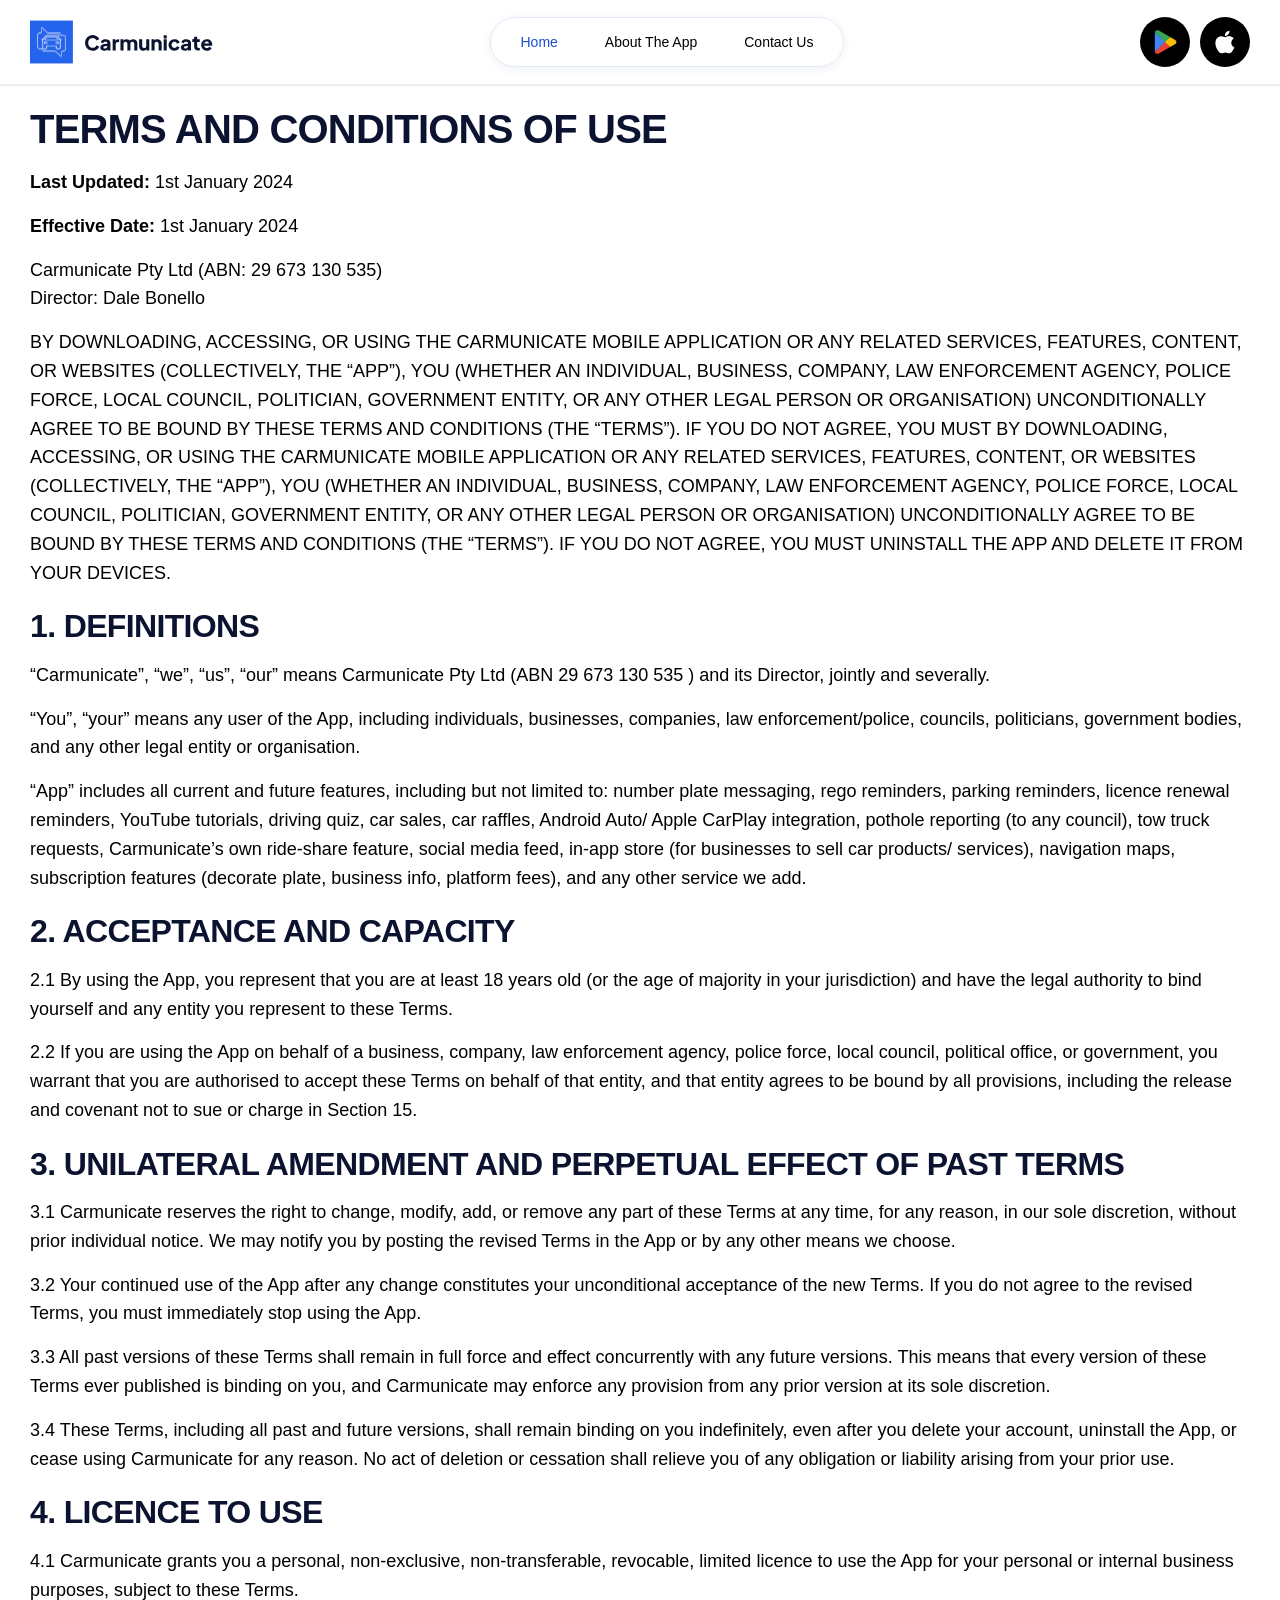
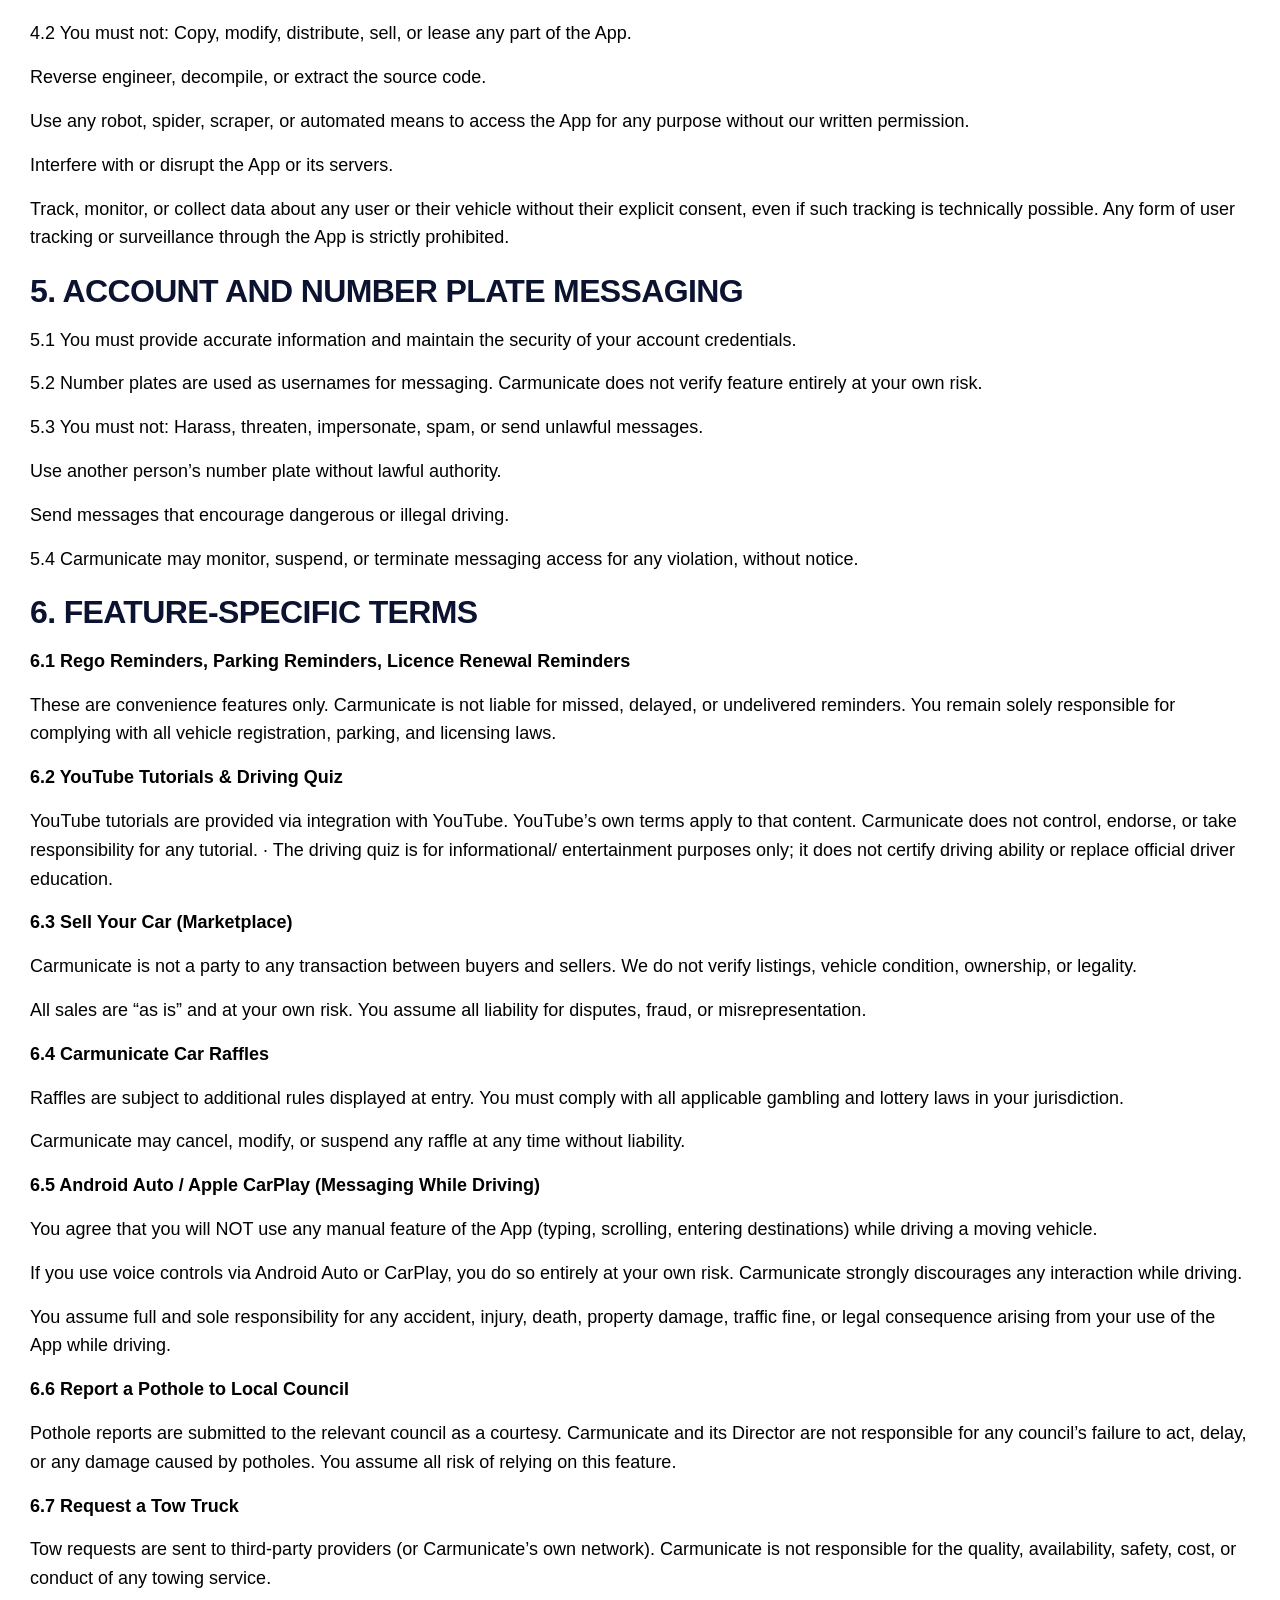
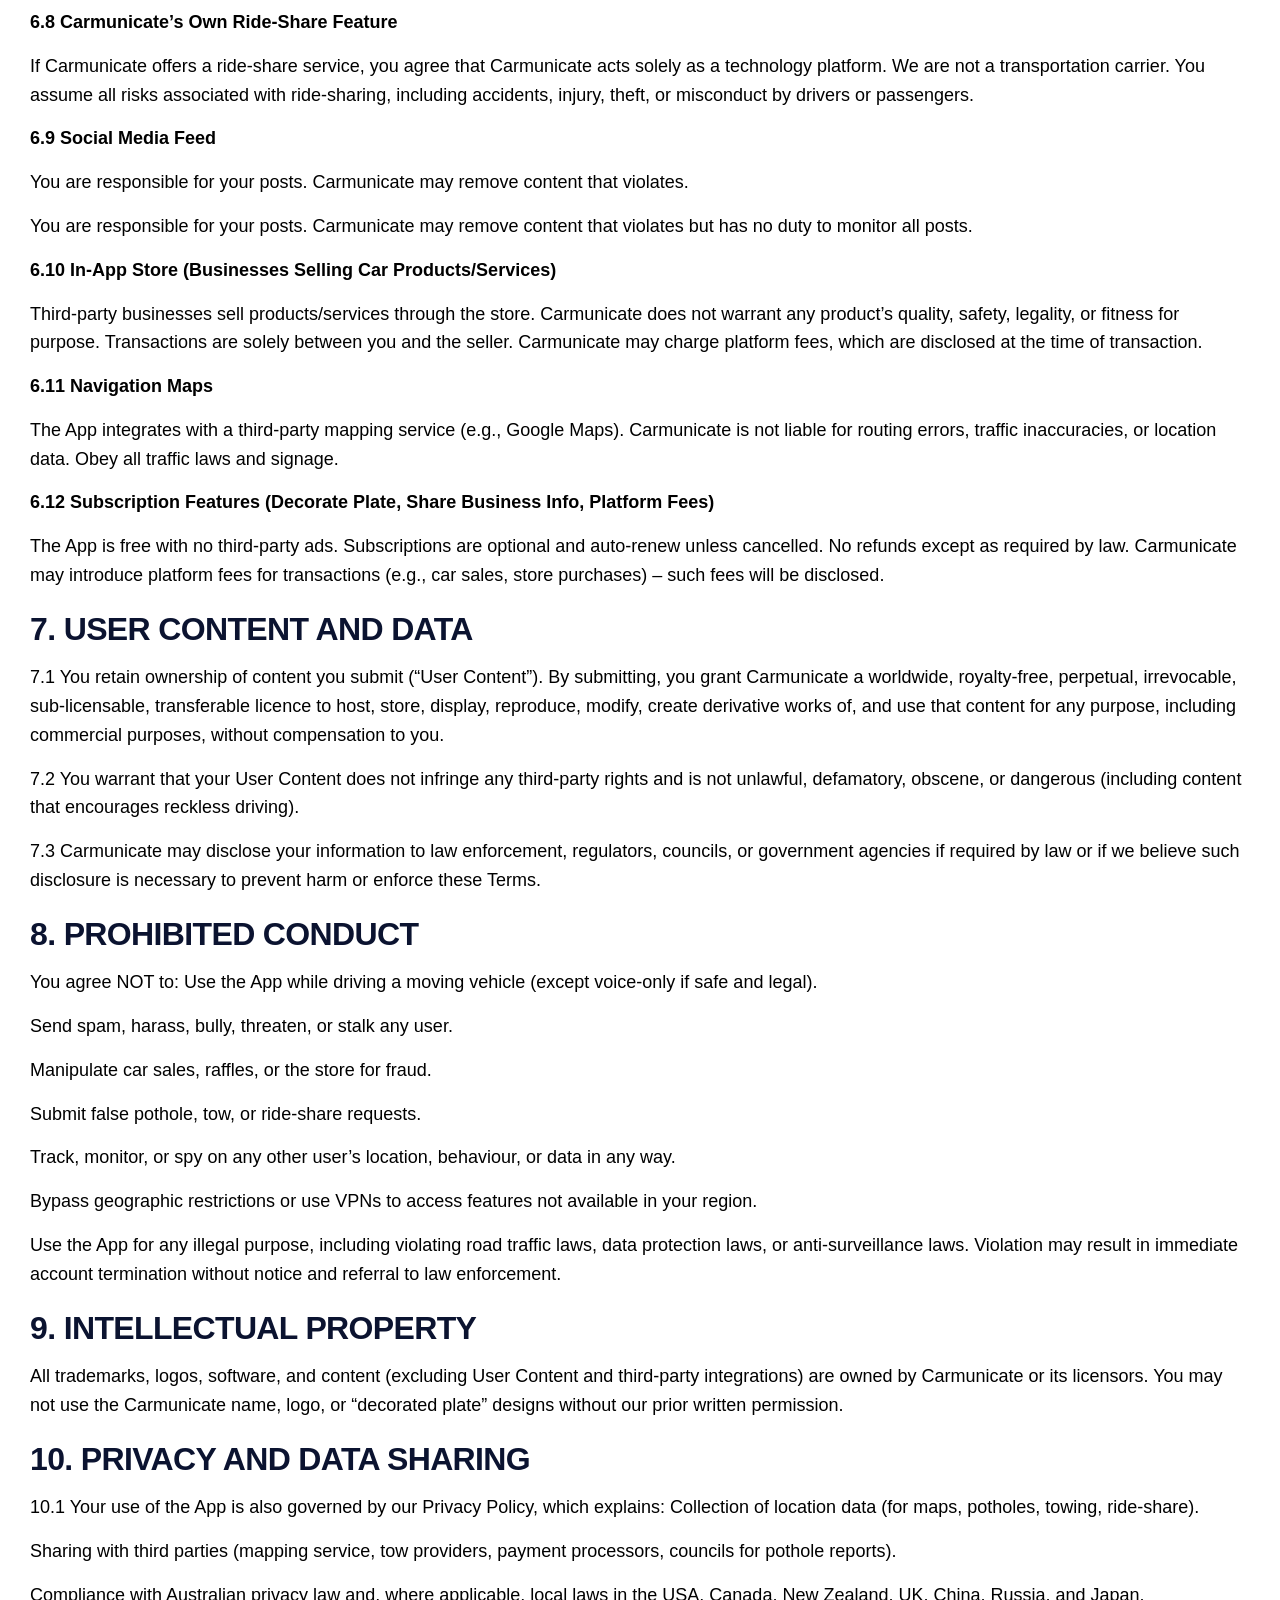
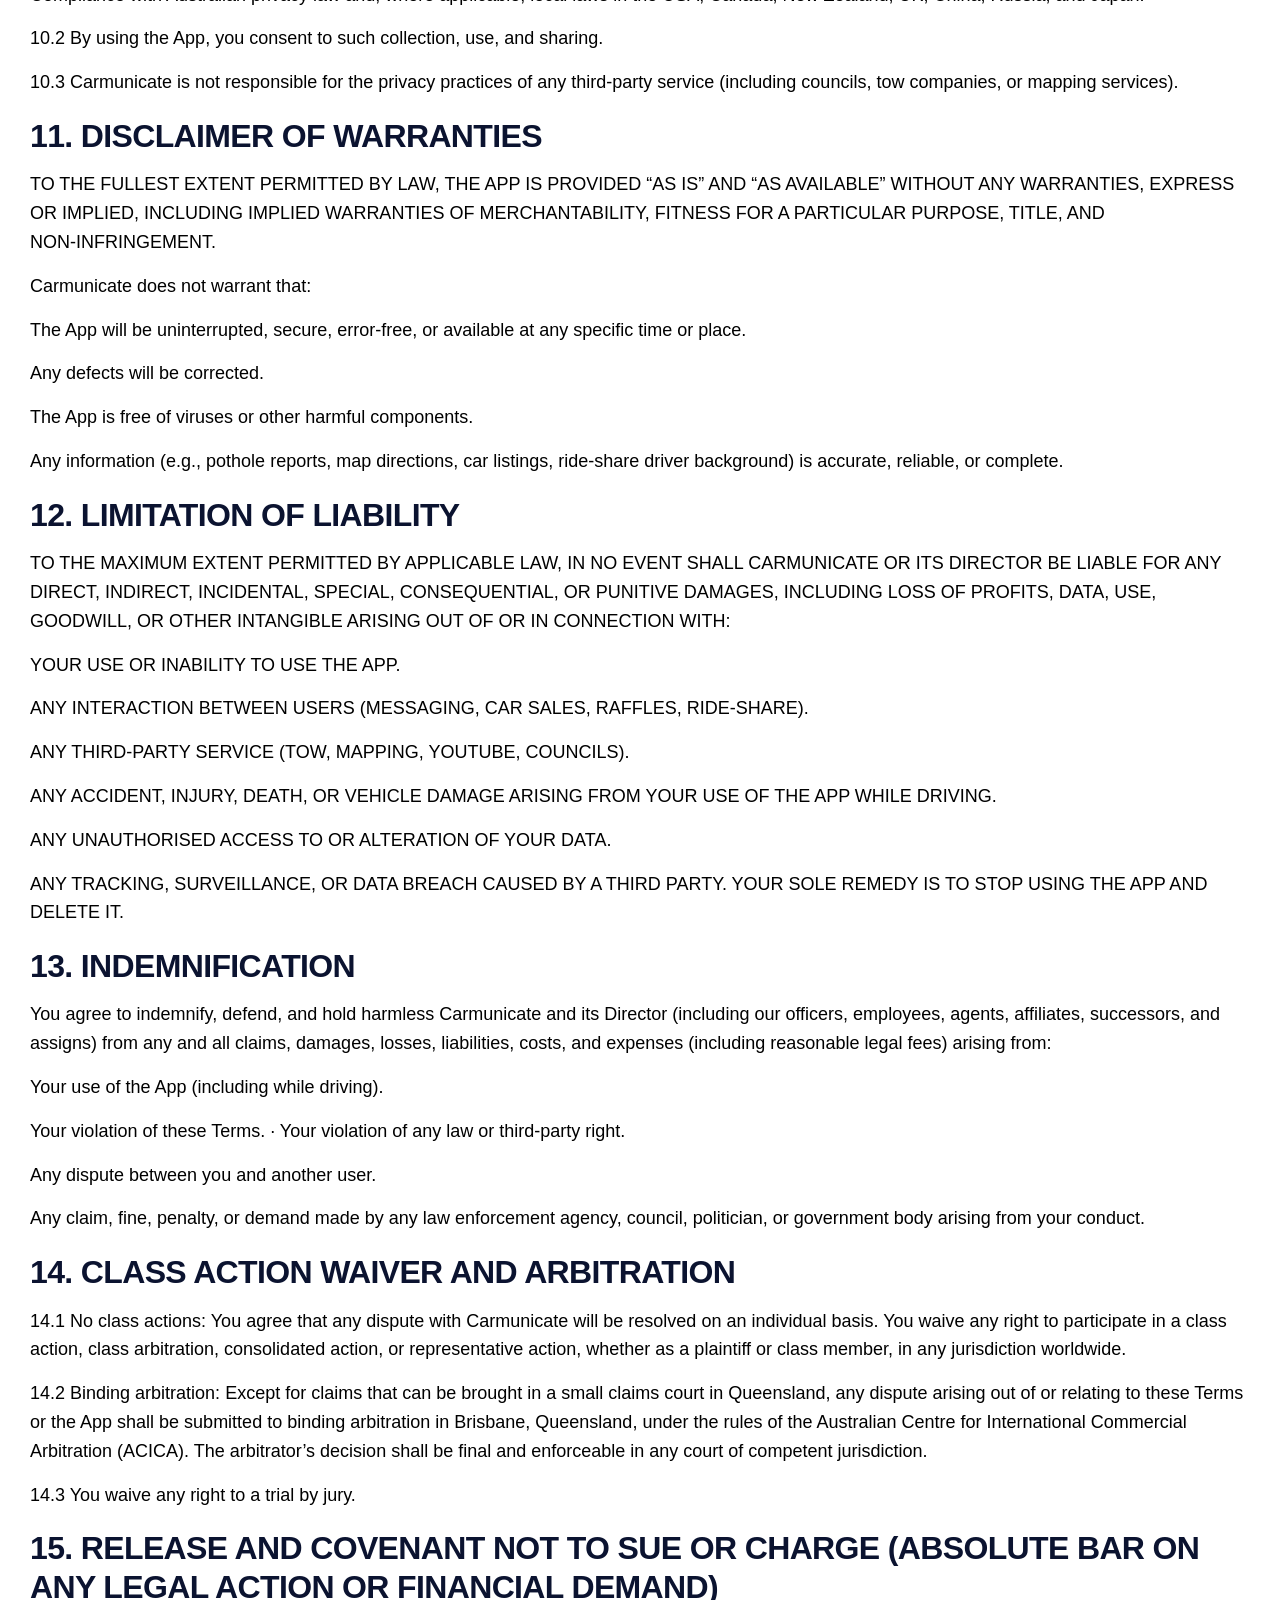
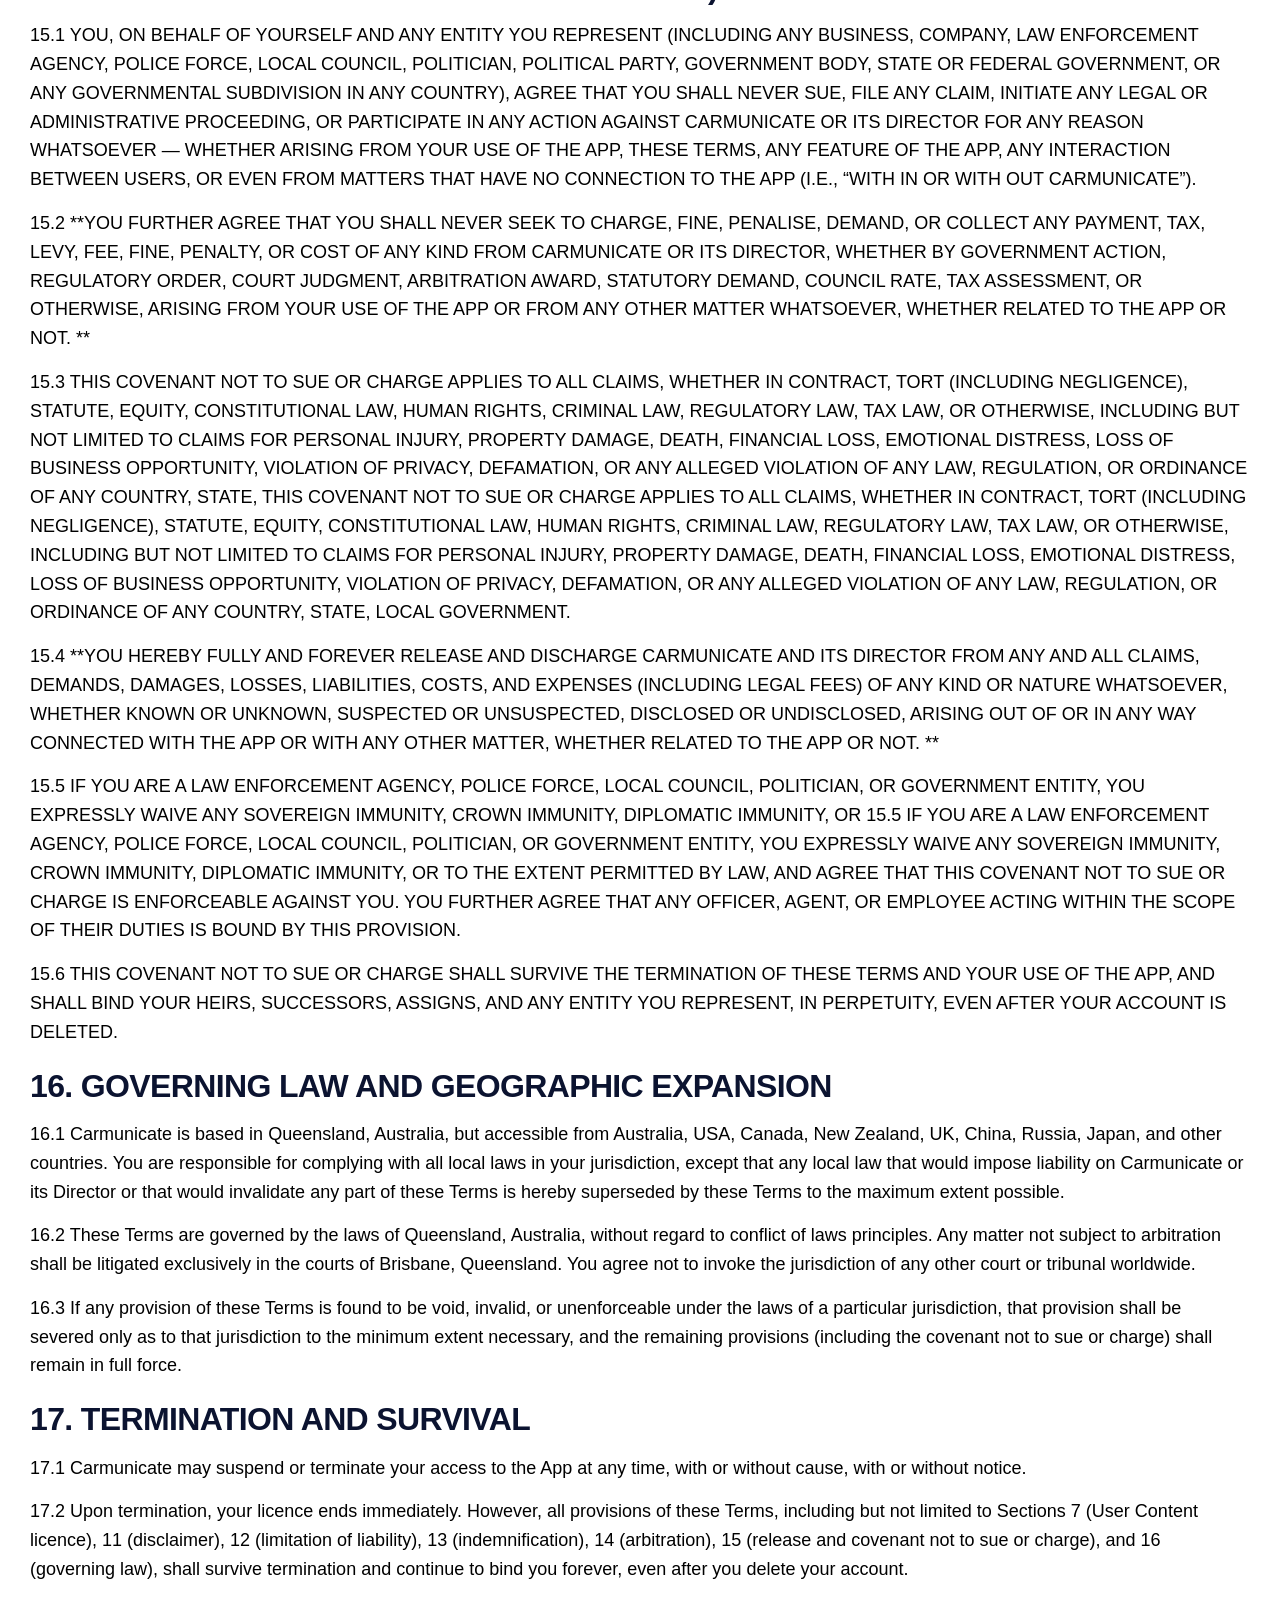
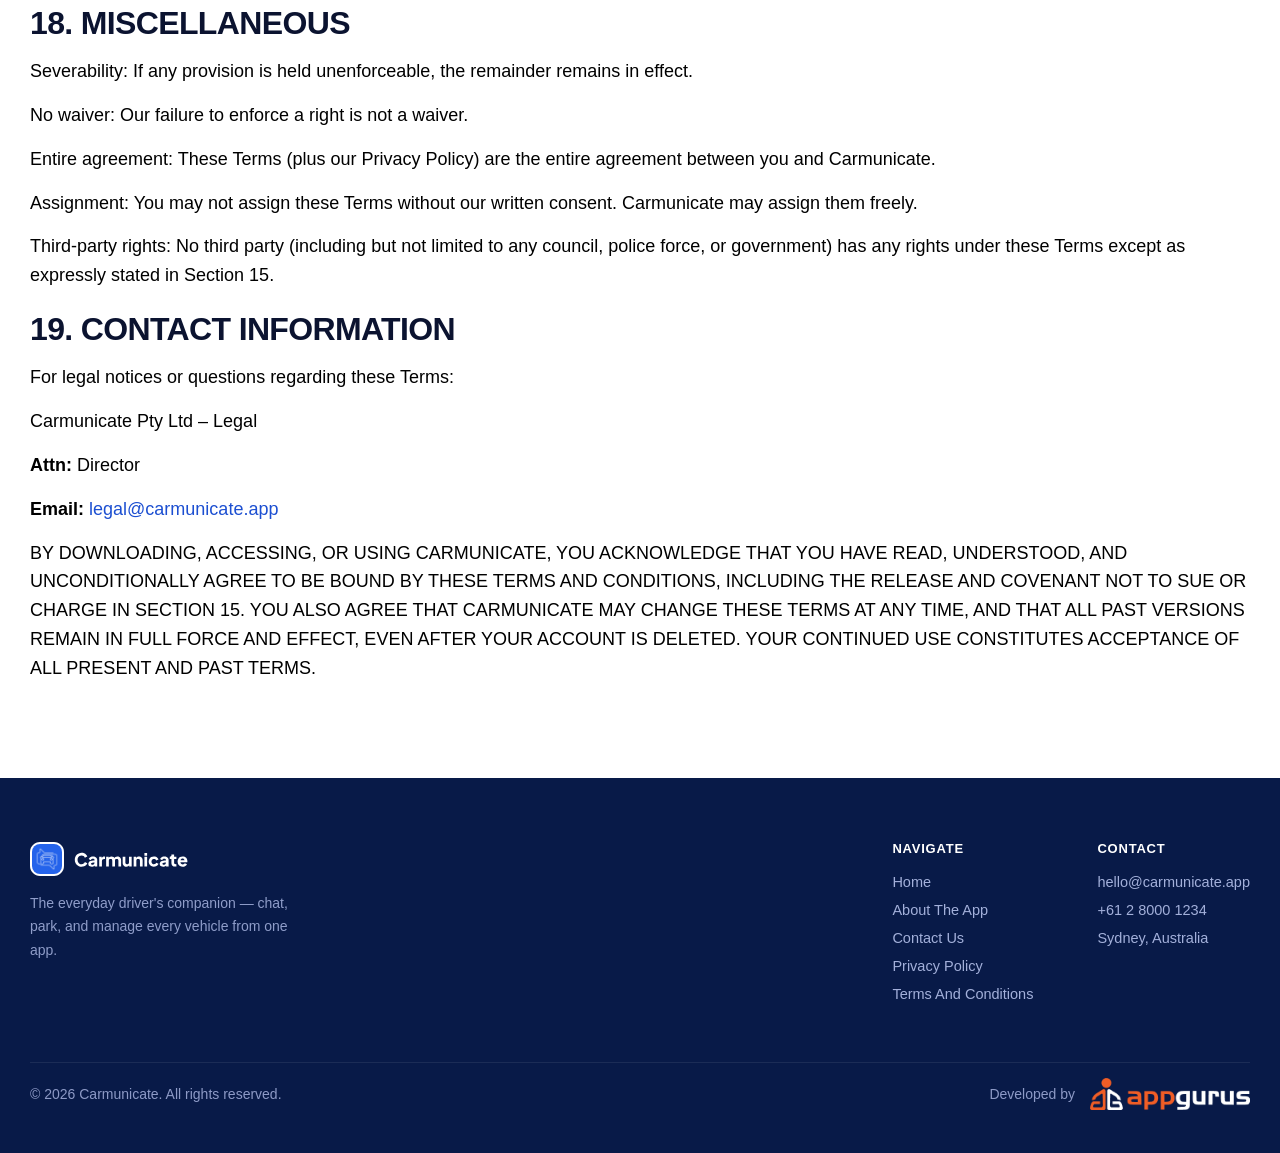
<file: terms-conditions.html>
<!DOCTYPE html>
<html>

<head>
    <meta charset="utf-8">
    <meta http-equiv="X-UA-Compatible" content="IE=edge">
    <meta name="viewport" content="width=device-width, initial-scale=1, user-scalable=no">
    <meta name="description" content="Carmunicate lets drivers chat, park smarter, and manage every vehicle need from one app.">

    <title>Carmunicate — Terms And Conditions</title>

    <!-- ================ /GOOGLE FONT EOC =================== -->
    <link rel="icon" type="image/x-icon" href="assets/images/favicon.png">
    <link href="assets/font/font-awesome/css/font-awesome.min.css" rel="stylesheet" type="text/css">
    <!-- ================ /GOOGLE FONT EOC =================== -->

    <!-- =================== /WEB CSS BOC ==================== -->
    <link rel="stylesheet" type="text/css" href="./assets/css/bootstrap.min.css">
    <link rel="stylesheet" type="text/css" href="./assets/font/font-family/stylesheet.css">
    <link rel="stylesheet" type="text/css" href="./assets/css/slick.min.css">
    <link rel="stylesheet" type="text/css" href="./assets/css/style.css">
    <link rel="stylesheet" type="text/css" href="./assets/css/media.css">
    <link rel="stylesheet" type="text/css" href="./assets/css/footer.css">
    <link rel="stylesheet" type="text/css" href="./assets/css/header.css">


    <!-- =================== /WEB CSS EOC ==================== -->



</head>

<body>

    <!-- ====== /WRAPPER BOC ====== -->
    <div class="page-wrapper " id="home">
        <!-- header start -->
        <header class="site-header">
            <div class="header-main nav-area">
                <div class="container">
                    <div class="header-inner-main">
                        <div class="navbar-container">
                            <nav class="navbar navbar-dark navbar-expand-lg">
                                <div class="header-logo">
                                    <a href="#">
                                        <img src="assets/images/logo-main.svg" alt="#" class="logo-img">
                                    </a>
                                </div>
                                <div class="header-inner d-flex">
                                    <div class="header-right">
                                        <div class=" d-flex d-lg-none justify-content-end align-items-center">


                                            <button class="navbar-toggler collapsed" type="button" data-bs-toggle="collapse" data-bs-target="#navbarNavDropdown" aria-controls="navbarNavDropdown" aria-expanded="false" aria-label="Toggle navigation">
                                    <span class="icon-bar"></span>
                                    <span class="icon-bar"></span>
                                    <span class="icon-bar"></span>
                                </button>
                                        </div>

                                        <div class="collapse header-menu navbar-collapse " id="navbarNavDropdown">
                                            <div class="header-menu-inner">
                                                <ul class="navbar-nav" id="menu-main-menu">
                                                    <li class="nav-item"><a class="scrollTosection home-click" href="index.html#home">Home</a></li>
                                                    <li class="nav-item"><a class="scrollTosection abouttheapp-click" href="index.html#abouttheapp">About The App</a></li>
                                                    <li class="nav-item"><a class="scrollTosection contactus-click" href="index.html#contactus">Contact Us</a></li>
                                                </ul>

                                                <div class="header-btn-main justify-content-lg-end">
                                                    <div class="store-badges">
                                                        <a href="#Google" class="store-badge">
                                                            <img src="assets/images/playstore.svg" class="google-play d-block">
                                                            <img src="assets/images/h-gplay-icon.svg" class="google-icon d-none">
                                                        </a>

                                                        <a href="#App" class="store-badge">
                                                            <img src="assets/images/appstore.svg" class="app-store d-block">
                                                            <img src="assets/images/h-app-store-icon.svg" class="app-icon d-none">
                                                        </a>
                                                    </div>
                                                </div>


                                            </div>
                                        </div>
                                    </div>
                                </div>
                            </nav>
                        </div>
                    </div>
                </div>
            </div>
        </header>

        <!-- header End -->

        <!-- Content Start -->

        <section class="default-page-sec h-spacing">

            <div class="container">

                <div class="privacy-policy-sec">
                    <div class="privacy-policy-contant">

                        <h2 class="section-title">TERMS AND CONDITIONS OF USE</h2>

                        <div class="privacy-policy">
                            <p><strong>Last Updated:</strong> 1st January 2024</p>
                            <p><strong>Effective Date:</strong> 1st January 2024</p>
                            <p>Carmunicate Pty Ltd (ABN: 29 673 130 535)<br>Director: Dale Bonello</p>
                            <p>BY DOWNLOADING, ACCESSING, OR USING THE CARMUNICATE MOBILE APPLICATION OR ANY RELATED SERVICES, FEATURES, CONTENT, OR WEBSITES (COLLECTIVELY, THE “APP”), YOU (WHETHER AN INDIVIDUAL, BUSINESS, COMPANY, LAW ENFORCEMENT AGENCY,
                                POLICE FORCE, LOCAL COUNCIL, POLITICIAN, GOVERNMENT ENTITY, OR ANY OTHER LEGAL PERSON OR ORGANISATION) UNCONDITIONALLY AGREE TO BE BOUND BY THESE TERMS AND CONDITIONS (THE “TERMS”). IF YOU DO NOT AGREE, YOU MUST BY DOWNLOADING,
                                ACCESSING, OR USING THE CARMUNICATE MOBILE APPLICATION OR ANY RELATED SERVICES, FEATURES, CONTENT, OR WEBSITES (COLLECTIVELY, THE “APP”), YOU (WHETHER AN INDIVIDUAL, BUSINESS, COMPANY, LAW ENFORCEMENT AGENCY, POLICE FORCE,
                                LOCAL COUNCIL, POLITICIAN, GOVERNMENT ENTITY, OR ANY OTHER LEGAL PERSON OR ORGANISATION) UNCONDITIONALLY AGREE TO BE BOUND BY THESE TERMS AND CONDITIONS (THE “TERMS”). IF YOU DO NOT AGREE, YOU MUST UNINSTALL THE APP AND
                                DELETE IT FROM YOUR DEVICES.</p>
                            <h3>1. DEFINITIONS</h3>
                            <p>“Carmunicate”, “we”, “us”, “our” means Carmunicate Pty Ltd (ABN 29 673 130 535 ) and its Director, jointly and severally.</p>
                            <p>“You”, “your” means any user of the App, including individuals, businesses, companies, law enforcement/police, councils, politicians, government bodies, and any other legal entity or organisation.</p>
                            <p>“App” includes all current and future features, including but not limited to: number plate messaging, rego reminders, parking reminders, licence renewal reminders, YouTube tutorials, driving quiz, car sales, car raffles, Android
                                Auto/ Apple CarPlay integration, pothole reporting (to any council), tow truck requests, Carmunicate’s own ride‑share feature, social media feed, in‑app store (for businesses to sell car products/ services), navigation
                                maps, subscription features (decorate plate, business info, platform fees), and any other service we add.</p>
                            <h3>2. ACCEPTANCE AND CAPACITY</h3>
                            <p>2.1 By using the App, you represent that you are at least 18 years old (or the age of majority in your jurisdiction) and have the legal authority to bind yourself and any entity you represent to these Terms.</p>
                            <p>2.2 If you are using the App on behalf of a business, company, law enforcement agency, police force, local council, political office, or government, you warrant that you are authorised to accept these Terms on behalf of that
                                entity, and that entity agrees to be bound by all provisions, including the release and covenant not to sue or charge in Section 15.</p>
                            <h3>3. UNILATERAL AMENDMENT AND PERPETUAL EFFECT OF PAST TERMS</h3>
                            <p>3.1 Carmunicate reserves the right to change, modify, add, or remove any part of these Terms at any time, for any reason, in our sole discretion, without prior individual notice. We may notify you by posting the revised Terms
                                in the App or by any other means we choose.</p>
                            <p>3.2 Your continued use of the App after any change constitutes your unconditional acceptance of the new Terms. If you do not agree to the revised Terms, you must immediately stop using the App.</p>
                            <p>3.3 All past versions of these Terms shall remain in full force and effect concurrently with any future versions. This means that every version of these Terms ever published is binding on you, and Carmunicate may enforce any
                                provision from any prior version at its sole discretion.</p>
                            <p>3.4 These Terms, including all past and future versions, shall remain binding on you indefinitely, even after you delete your account, uninstall the App, or cease using Carmunicate for any reason. No act of deletion or cessation
                                shall relieve you of any obligation or liability arising from your prior use.</p>
                            <h3>4. LICENCE TO USE</h3>
                            <p>4.1 Carmunicate grants you a personal, non‑exclusive, non‑transferable, revocable, limited licence to use the App for your personal or internal business purposes, subject to these Terms.</p>
                            <p>4.2 You must not: Copy, modify, distribute, sell, or lease any part of the App.</p>
                            <p>Reverse engineer, decompile, or extract the source code.</p>
                            <p>Use any robot, spider, scraper, or automated means to access the App for any purpose without our written permission.</p>
                            <p>Interfere with or disrupt the App or its servers.</p>
                            <p>Track, monitor, or collect data about any user or their vehicle without their explicit consent, even if such tracking is technically possible. Any form of user tracking or surveillance through the App is strictly prohibited.</p>
                            <h3>5. ACCOUNT AND NUMBER PLATE MESSAGING</h3>
                            <p>5.1 You must provide accurate information and maintain the security of your account credentials.</p>
                            <p>5.2 Number plates are used as usernames for messaging. Carmunicate does not verify feature entirely at your own risk.</p>
                            <p>5.3 You must not: Harass, threaten, impersonate, spam, or send unlawful messages.</p>
                            <p>Use another person’s number plate without lawful authority.</p>
                            <p>Send messages that encourage dangerous or illegal driving.</p>
                            <p>5.4 Carmunicate may monitor, suspend, or terminate messaging access for any violation, without notice.</p>
                            <h3>6. FEATURE-SPECIFIC TERMS</h3>
                            <p><strong>6.1 Rego Reminders, Parking Reminders, Licence Renewal Reminders</strong></p>
                            <p>These are convenience features only. Carmunicate is not liable for missed, delayed, or undelivered reminders. You remain solely responsible for complying with all vehicle registration, parking, and licensing laws.</p>
                            <p><strong>6.2 YouTube Tutorials & Driving Quiz</strong></p>
                            <p>YouTube tutorials are provided via integration with YouTube. YouTube’s own terms apply to that content. Carmunicate does not control, endorse, or take responsibility for any tutorial. · The driving quiz is for informational/
                                entertainment purposes only; it does not certify driving ability or replace official driver education.</p>
                            <p><strong>6.3 Sell Your Car (Marketplace)</strong></p>
                            <p>Carmunicate is not a party to any transaction between buyers and sellers. We do not verify listings, vehicle condition, ownership, or legality.</p>
                            <p>All sales are “as is” and at your own risk. You assume all liability for disputes, fraud, or misrepresentation.</p>
                            <p><strong>6.4 Carmunicate Car Raffles</strong></p>
                            <p>Raffles are subject to additional rules displayed at entry. You must comply with all applicable gambling and lottery laws in your jurisdiction.</p>
                            <p>Carmunicate may cancel, modify, or suspend any raffle at any time without liability.</p>
                            <p><strong>6.5 Android Auto / Apple CarPlay (Messaging While Driving)</strong></p>
                            <p>You agree that you will NOT use any manual feature of the App (typing, scrolling, entering destinations) while driving a moving vehicle.</p>
                            <p>If you use voice controls via Android Auto or CarPlay, you do so entirely at your own risk. Carmunicate strongly discourages any interaction while driving.</p>
                            <p>You assume full and sole responsibility for any accident, injury, death, property damage, traffic fine, or legal consequence arising from your use of the App while driving.</p>
                            <p><strong>6.6 Report a Pothole to Local Council</strong></p>
                            <p>Pothole reports are submitted to the relevant council as a courtesy. Carmunicate and its Director are not responsible for any council’s failure to act, delay, or any damage caused by potholes. You assume all risk of relying
                                on this feature.</p>
                            <p><strong>6.7 Request a Tow Truck</strong></p>
                            <p>Tow requests are sent to third‑party providers (or Carmunicate’s own network). Carmunicate is not responsible for the quality, availability, safety, cost, or conduct of any towing service.</p>
                            <p><strong>6.8 Carmunicate’s Own Ride‑Share Feature</strong></p>
                            <p>If Carmunicate offers a ride‑share service, you agree that Carmunicate acts solely as a technology platform. We are not a transportation carrier. You assume all risks associated with ride‑sharing, including accidents, injury,
                                theft, or misconduct by drivers or passengers.</p>
                            <p><strong>6.9 Social Media Feed</strong></p>
                            <p>You are responsible for your posts. Carmunicate may remove content that violates.</p>
                            <p>You are responsible for your posts. Carmunicate may remove content that violates but has no duty to monitor all posts.</p>
                            <p><strong>6.10 In‑App Store (Businesses Selling Car Products/Services)</strong></p>
                            <p>Third‑party businesses sell products/services through the store. Carmunicate does not warrant any product’s quality, safety, legality, or fitness for purpose. Transactions are solely between you and the seller. Carmunicate
                                may charge platform fees, which are disclosed at the time of transaction.</p>
                            <p><strong>6.11 Navigation Maps</strong></p>
                            <p>The App integrates with a third‑party mapping service (e.g., Google Maps). Carmunicate is not liable for routing errors, traffic inaccuracies, or location data. Obey all traffic laws and signage.</p>
                            <p><strong>6.12 Subscription Features (Decorate Plate, Share Business Info, Platform Fees)</strong></p>
                            <p>The App is free with no third‑party ads. Subscriptions are optional and auto‑renew unless cancelled. No refunds except as required by law. Carmunicate may introduce platform fees for transactions (e.g., car sales, store purchases)
                                – such fees will be disclosed.</p>
                            <h3>7. USER CONTENT AND DATA</h3>
                            <p>7.1 You retain ownership of content you submit (“User Content”). By submitting, you grant Carmunicate a worldwide, royalty‑free, perpetual, irrevocable, sub‑licensable, transferable licence to host, store, display, reproduce,
                                modify, create derivative works of, and use that content for any purpose, including commercial purposes, without compensation to you.</p>
                            <p>7.2 You warrant that your User Content does not infringe any third‑party rights and is not unlawful, defamatory, obscene, or dangerous (including content that encourages reckless driving).</p>
                            <p>7.3 Carmunicate may disclose your information to law enforcement, regulators, councils, or government agencies if required by law or if we believe such disclosure is necessary to prevent harm or enforce these Terms.</p>
                            <h3>8. PROHIBITED CONDUCT</h3>
                            <p>You agree NOT to: Use the App while driving a moving vehicle (except voice‑only if safe and legal).</p>
                            <p>Send spam, harass, bully, threaten, or stalk any user. </p>
                            <p>Manipulate car sales, raffles, or the store for fraud. </p>
                            <p>Submit false pothole, tow, or ride‑share requests. </p>
                            <p>Track, monitor, or spy on any other user’s location, behaviour, or data in any way. </p>
                            <p>Bypass geographic restrictions or use VPNs to access features not available in your region. </p>
                            <p>Use the App for any illegal purpose, including violating road traffic laws, data protection laws, or anti‑surveillance laws. Violation may result in immediate account termination without notice and referral to law enforcement.</p>
                            <h3>9. INTELLECTUAL PROPERTY</h3>
                            <p>All trademarks, logos, software, and content (excluding User Content and third‑party integrations) are owned by Carmunicate or its licensors. You may not use the Carmunicate name, logo, or “decorated plate” designs without
                                our prior written permission.</p>
                            <h3>10. PRIVACY AND DATA SHARING</h3>
                            <p>10.1 Your use of the App is also governed by our Privacy Policy, which explains: Collection of location data (for maps, potholes, towing, ride‑share). </p>
                            <p>Sharing with third parties (mapping service, tow providers, payment processors, councils for pothole reports). </p>
                            <p>Compliance with Australian privacy law and, where applicable, local laws in the USA, Canada, New Zealand, UK, China, Russia, and Japan.</p>
                            <p>10.2 By using the App, you consent to such collection, use, and sharing.</p>
                            <p>10.3 Carmunicate is not responsible for the privacy practices of any third‑party service (including councils, tow companies, or mapping services).</p>
                            <h3>11. DISCLAIMER OF WARRANTIES</h3>
                            <p>TO THE FULLEST EXTENT PERMITTED BY LAW, THE APP IS PROVIDED “AS IS” AND “AS AVAILABLE” WITHOUT ANY WARRANTIES, EXPRESS OR IMPLIED, INCLUDING IMPLIED WARRANTIES OF MERCHANTABILITY, FITNESS FOR A PARTICULAR PURPOSE, TITLE, AND
                                NON‑INFRINGEMENT.
                            </p>
                            <p>Carmunicate does not warrant that: </p>
                            <p>The App will be uninterrupted, secure, error‑free, or available at any specific time or place. </p>
                            <p>Any defects will be corrected. </p>
                            <p>The App is free of viruses or other harmful components. </p>
                            <p>Any information (e.g., pothole reports, map directions, car listings, ride‑share driver background) is accurate, reliable, or complete.</p>
                            <h3>12. LIMITATION OF LIABILITY</h3>
                            <p>TO THE MAXIMUM EXTENT PERMITTED BY APPLICABLE LAW, IN NO EVENT SHALL CARMUNICATE OR ITS DIRECTOR BE LIABLE FOR ANY DIRECT, INDIRECT, INCIDENTAL, SPECIAL, CONSEQUENTIAL, OR PUNITIVE DAMAGES, INCLUDING LOSS OF PROFITS, DATA,
                                USE, GOODWILL, OR OTHER INTANGIBLE ARISING OUT OF OR IN CONNECTION WITH:</p>
                            <p>YOUR USE OR INABILITY TO USE THE APP. </p>
                            <p>ANY INTERACTION BETWEEN USERS (MESSAGING, CAR SALES, RAFFLES, RIDE‑SHARE). </p>
                            <p>ANY THIRD‑PARTY SERVICE (TOW, MAPPING, YOUTUBE, COUNCILS). </p>
                            <p>ANY ACCIDENT, INJURY, DEATH, OR VEHICLE DAMAGE ARISING FROM YOUR USE OF THE APP WHILE DRIVING. </p>
                            <p>ANY UNAUTHORISED ACCESS TO OR ALTERATION OF YOUR DATA. </p>
                            <p>ANY TRACKING, SURVEILLANCE, OR DATA BREACH CAUSED BY A THIRD PARTY. YOUR SOLE REMEDY IS TO STOP USING THE APP AND DELETE IT.</p>
                            <h3>13. INDEMNIFICATION</h3>
                            <p>You agree to indemnify, defend, and hold harmless Carmunicate and its Director (including our officers, employees, agents, affiliates, successors, and assigns) from any and all claims, damages, losses, liabilities, costs, and
                                expenses (including reasonable legal fees) arising from:</p>
                            <p>Your use of the App (including while driving). </p>
                            <p>Your violation of these Terms. · Your violation of any law or third‑party right. </p>
                            <p>Any dispute between you and another user. </p>
                            <p>Any claim, fine, penalty, or demand made by any law enforcement agency, council, politician, or government body arising from your conduct.</p>
                            <h3>14. CLASS ACTION WAIVER AND ARBITRATION</h3>
                            <p>14.1 No class actions: You agree that any dispute with Carmunicate will be resolved on an individual basis. You waive any right to participate in a class action, class arbitration, consolidated action, or representative action,
                                whether as a plaintiff or class member, in any jurisdiction worldwide.</p>
                            <p>14.2 Binding arbitration: Except for claims that can be brought in a small claims court in Queensland, any dispute arising out of or relating to these Terms or the App shall be submitted to binding arbitration in Brisbane,
                                Queensland, under the rules of the Australian Centre for International Commercial Arbitration (ACICA). The arbitrator’s decision shall be final and enforceable in any court of competent jurisdiction.</p>
                            <p>14.3 You waive any right to a trial by jury.</p>
                            <h3>15. RELEASE AND COVENANT NOT TO SUE OR CHARGE (ABSOLUTE BAR ON ANY LEGAL ACTION OR FINANCIAL DEMAND)</h3>
                            <p>15.1 YOU, ON BEHALF OF YOURSELF AND ANY ENTITY YOU REPRESENT (INCLUDING ANY BUSINESS, COMPANY, LAW ENFORCEMENT AGENCY, POLICE FORCE, LOCAL COUNCIL, POLITICIAN, POLITICAL PARTY, GOVERNMENT BODY, STATE OR FEDERAL GOVERNMENT,
                                OR ANY GOVERNMENTAL SUBDIVISION IN ANY COUNTRY), AGREE THAT YOU SHALL NEVER SUE, FILE ANY CLAIM, INITIATE ANY LEGAL OR ADMINISTRATIVE PROCEEDING, OR PARTICIPATE IN ANY ACTION AGAINST CARMUNICATE OR ITS DIRECTOR FOR ANY
                                REASON WHATSOEVER — WHETHER ARISING FROM YOUR USE OF THE APP, THESE TERMS, ANY FEATURE OF THE APP, ANY INTERACTION BETWEEN USERS, OR EVEN FROM MATTERS THAT HAVE NO CONNECTION TO THE APP (I.E., “WITH IN OR WITH OUT CARMUNICATE”).
                            </p>
                            <p>15.2 **YOU FURTHER AGREE THAT YOU SHALL NEVER SEEK TO CHARGE, FINE, PENALISE, DEMAND, OR COLLECT ANY PAYMENT, TAX, LEVY, FEE, FINE, PENALTY, OR COST OF ANY KIND FROM CARMUNICATE OR ITS DIRECTOR, WHETHER BY GOVERNMENT ACTION,
                                REGULATORY ORDER, COURT JUDGMENT, ARBITRATION AWARD, STATUTORY DEMAND, COUNCIL RATE, TAX ASSESSMENT, OR OTHERWISE, ARISING FROM YOUR USE OF THE APP OR FROM ANY OTHER MATTER WHATSOEVER, WHETHER RELATED TO THE APP OR NOT.
                                **
                            </p>
                            <p>15.3 THIS COVENANT NOT TO SUE OR CHARGE APPLIES TO ALL CLAIMS, WHETHER IN CONTRACT, TORT (INCLUDING NEGLIGENCE), STATUTE, EQUITY, CONSTITUTIONAL LAW, HUMAN RIGHTS, CRIMINAL LAW, REGULATORY LAW, TAX LAW, OR OTHERWISE, INCLUDING
                                BUT NOT LIMITED TO CLAIMS FOR PERSONAL INJURY, PROPERTY DAMAGE, DEATH, FINANCIAL LOSS, EMOTIONAL DISTRESS, LOSS OF BUSINESS OPPORTUNITY, VIOLATION OF PRIVACY, DEFAMATION, OR ANY ALLEGED VIOLATION OF ANY LAW, REGULATION,
                                OR ORDINANCE OF ANY COUNTRY, STATE, THIS COVENANT NOT TO SUE OR CHARGE APPLIES TO ALL CLAIMS, WHETHER IN CONTRACT, TORT (INCLUDING NEGLIGENCE), STATUTE, EQUITY, CONSTITUTIONAL LAW, HUMAN RIGHTS, CRIMINAL LAW, REGULATORY
                                LAW, TAX LAW, OR OTHERWISE, INCLUDING BUT NOT LIMITED TO CLAIMS FOR PERSONAL INJURY, PROPERTY DAMAGE, DEATH, FINANCIAL LOSS, EMOTIONAL DISTRESS, LOSS OF BUSINESS OPPORTUNITY, VIOLATION OF PRIVACY, DEFAMATION, OR ANY ALLEGED
                                VIOLATION OF ANY LAW, REGULATION, OR ORDINANCE OF ANY COUNTRY, STATE, LOCAL GOVERNMENT.</p>
                            <p>15.4 **YOU HEREBY FULLY AND FOREVER RELEASE AND DISCHARGE CARMUNICATE AND ITS DIRECTOR FROM ANY AND ALL CLAIMS, DEMANDS, DAMAGES, LOSSES, LIABILITIES, COSTS, AND EXPENSES (INCLUDING LEGAL FEES) OF ANY KIND OR NATURE WHATSOEVER,
                                WHETHER KNOWN OR UNKNOWN, SUSPECTED OR UNSUSPECTED, DISCLOSED OR UNDISCLOSED, ARISING OUT OF OR IN ANY WAY CONNECTED WITH THE APP OR WITH ANY OTHER MATTER, WHETHER RELATED TO THE APP OR NOT. **</p>
                            <p>15.5 IF YOU ARE A LAW ENFORCEMENT AGENCY, POLICE FORCE, LOCAL COUNCIL, POLITICIAN, OR GOVERNMENT ENTITY, YOU EXPRESSLY WAIVE ANY SOVEREIGN IMMUNITY, CROWN IMMUNITY, DIPLOMATIC IMMUNITY, OR 15.5 IF YOU ARE A LAW ENFORCEMENT
                                AGENCY, POLICE FORCE, LOCAL COUNCIL, POLITICIAN, OR GOVERNMENT ENTITY, YOU EXPRESSLY WAIVE ANY SOVEREIGN IMMUNITY, CROWN IMMUNITY, DIPLOMATIC IMMUNITY, OR TO THE EXTENT PERMITTED BY LAW, AND AGREE THAT THIS COVENANT NOT
                                TO SUE OR CHARGE IS ENFORCEABLE AGAINST YOU. YOU FURTHER AGREE THAT ANY OFFICER, AGENT, OR EMPLOYEE ACTING WITHIN THE SCOPE OF THEIR DUTIES IS BOUND BY THIS PROVISION.</p>
                            <p>15.6 THIS COVENANT NOT TO SUE OR CHARGE SHALL SURVIVE THE TERMINATION OF THESE TERMS AND YOUR USE OF THE APP, AND SHALL BIND YOUR HEIRS, SUCCESSORS, ASSIGNS, AND ANY ENTITY YOU REPRESENT, IN PERPETUITY, EVEN AFTER YOUR ACCOUNT
                                IS DELETED.</p>
                            <h3>16. GOVERNING LAW AND GEOGRAPHIC EXPANSION</h3>
                            <p>16.1 Carmunicate is based in Queensland, Australia, but accessible from Australia, USA, Canada, New Zealand, UK, China, Russia, Japan, and other countries. You are responsible for complying with all local laws in your jurisdiction,
                                except that any local law that would impose liability on Carmunicate or its Director or that would invalidate any part of these Terms is hereby superseded by these Terms to the maximum extent possible.</p>
                            <p>16.2 These Terms are governed by the laws of Queensland, Australia, without regard to conflict of laws principles. Any matter not subject to arbitration shall be litigated exclusively in the courts of Brisbane, Queensland.
                                You agree not to invoke the jurisdiction of any other court or tribunal worldwide.</p>
                            <p>16.3 If any provision of these Terms is found to be void, invalid, or unenforceable under the laws of a particular jurisdiction, that provision shall be severed only as to that jurisdiction to the minimum extent necessary,
                                and the remaining provisions (including the covenant not to sue or charge) shall remain in full force.</p>
                            <h3>17. TERMINATION AND SURVIVAL</h3>
                            <p>17.1 Carmunicate may suspend or terminate your access to the App at any time, with or without cause, with or without notice.</p>
                            <p>17.2 Upon termination, your licence ends immediately. However, all provisions of these Terms, including but not limited to Sections 7 (User Content licence), 11 (disclaimer), 12 (limitation of liability), 13 (indemnification),
                                14 (arbitration), 15 (release and covenant not to sue or charge), and 16 (governing law), shall survive termination and continue to bind you forever, even after you delete your account.</p>
                            <h3>18. MISCELLANEOUS</h3>
                            <p>Severability: If any provision is held unenforceable, the remainder remains in effect. </p>
                            <p>No waiver: Our failure to enforce a right is not a waiver. </p>
                            <p>Entire agreement: These Terms (plus our Privacy Policy) are the entire agreement between you and Carmunicate. </p>
                            <p>Assignment: You may not assign these Terms without our written consent. Carmunicate may assign them freely. </p>
                            <p>Third‑party rights: No third party (including but not limited to any council, police force, or government) has any rights under these Terms except as expressly stated in Section 15.</p>
                            <h3>19. CONTACT INFORMATION</h3>
                            <p>For legal notices or questions regarding these Terms:</p>
                            <p>Carmunicate Pty Ltd – Legal</p>
                            <p><strong>Attn:</strong> Director</p>
                            <p><strong>Email:</strong> <a href="mailto:legal@carmunicate.app">legal@carmunicate.app</a></p>
                            <p>BY DOWNLOADING, ACCESSING, OR USING CARMUNICATE, YOU ACKNOWLEDGE THAT YOU HAVE READ, UNDERSTOOD, AND UNCONDITIONALLY AGREE TO BE BOUND BY THESE TERMS AND CONDITIONS, INCLUDING THE RELEASE AND COVENANT NOT TO SUE OR CHARGE IN
                                SECTION 15. YOU ALSO AGREE THAT CARMUNICATE MAY CHANGE THESE TERMS AT ANY TIME, AND THAT ALL PAST VERSIONS REMAIN IN FULL FORCE AND EFFECT, EVEN AFTER YOUR ACCOUNT IS DELETED. YOUR CONTINUED USE CONSTITUTES ACCEPTANCE OF
                                ALL PRESENT AND PAST TERMS.</p>
                        </div>
                    </div>
                </div>

            </div>

        </section>


        <!-- ===================== FOOTER ===================== -->
        <footer>
            <div class="container">
                <div class="footer-top">
                    <div class="footer-brand">
                        <a href="#">
                            <img src="assets/images/footer-logo.svg" alt="Carmunicate logo">
                        </a>
                        <p class="mt-3">The everyday driver's companion — chat, park, and manage every vehicle from one app.</p>
                    </div>
                    <div class="footer-cols">
                        <div class="footer-col">
                            <h4>Navigate</h4>
                            <a href="./index.html">Home</a>
                            <a href="#abouttheapp">About The App</a>
                            <a href="#contactus">Contact Us</a>
                            <a href="./privacy-policy.html">Privacy Policy</a>
                            <a href="./terms-conditions.html">Terms And Conditions</a>
                        </div>
                        <div class="footer-col">
                            <h4>Contact</h4>
                            <a href="mailto:hello@carmunicate.app">hello@carmunicate.app</a>
                            <a href="tel:+61280001234">+61 2 8000 1234</a>
                            <a href="#">Sydney, Australia</a>
                        </div>
                    </div>
                </div>
                <div class="footer-rights-main">
                    <div class="footer-rights-wrap">
                        <div class="footer-reserve">
                            <div class="footer-reserve-wrap footer-rights-fn">
                                © 2026 Carmunicate. All rights reserved.
                            </div>
                        </div>
                        <div class="footer-rights-dev">
                            <div class="footer-rights-dev-wrap">
                                <div class="footer-rights-devt footer-rights-fn">
                                    Developed by
                                </div>
                                <div class="footer-rights-devl">
                                    <a href="https://www.appgurus.com.au/" target="_blank">
                                        <img src="assets/images/appgurus-white.webp" class="img-fluid" alt="Image">
                                    </a>
                                </div>
                            </div>
                        </div>
                    </div>
                </div>
            </div>
        </footer>

    </div>




    <!-- ====== /FOOTER BOC ====== -->

    <!-- ====== /FOOTER EOC ====== -->



</body>

<script type="text/javascript" src="./assets/js/jquery.min.js"></script>
<script type="text/javascript" src="./assets/js/bootstrap.bundle.min.js"></script>
<script type="text/javascript" src="./assets/js/slick.min.js"></script>
<script type="text/javascript" src="./assets/js/custom.js"></script>





</html>
</file>
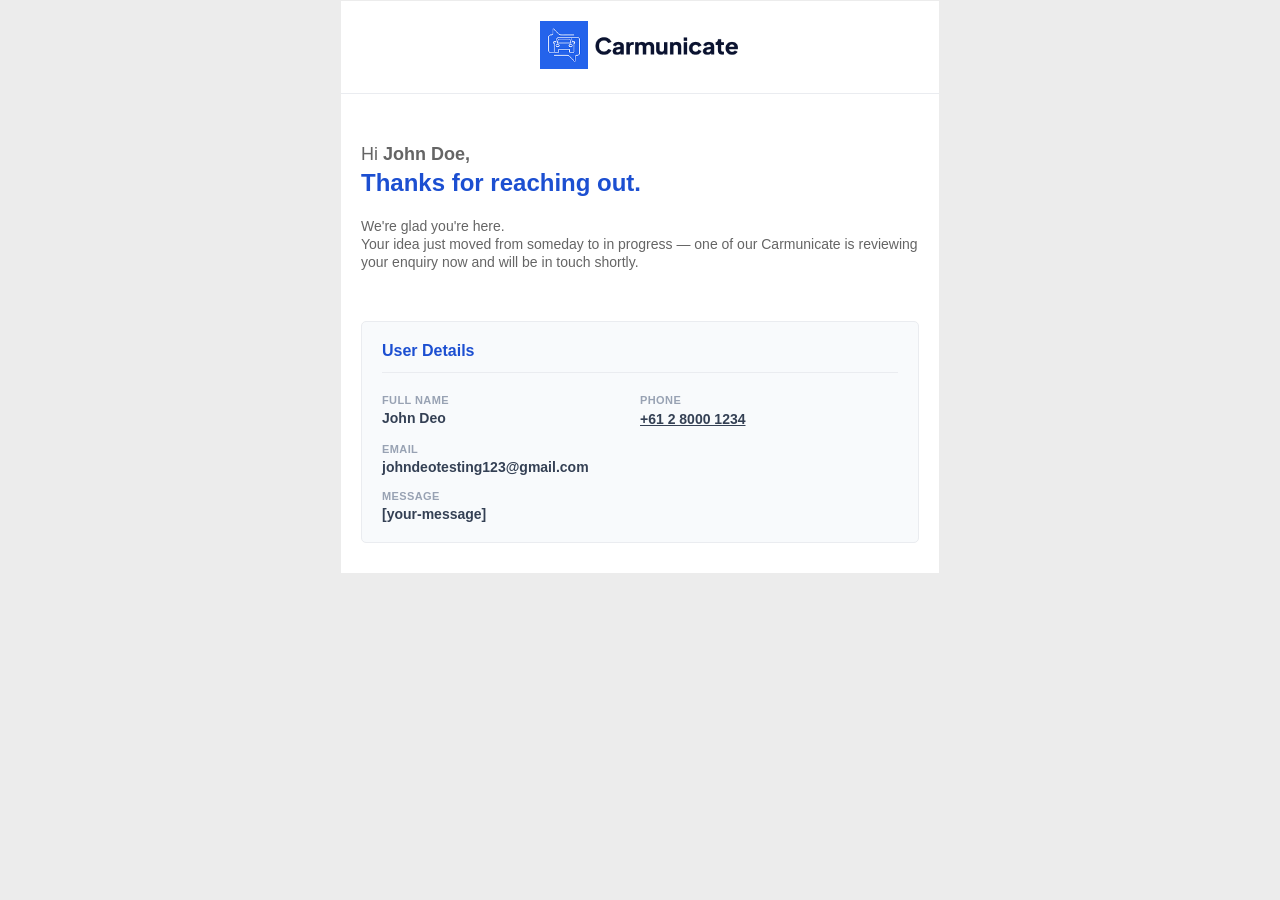
<file: user-email-template.html>
<!DOCTYPE html>
<html>

<head>
    <meta charset="UTF-8">
    <meta content="width=device-width, initial-scale=1" name="viewport">
    <meta http-equiv="X-UA-Compatible" content="IE=edge">
    <title>Carmunicate</title>

    <style>
        html,
        body {
            width: 100%;
            font-family: 'Inter', sans-serif;
            -webkit-text-size-adjust: 100%;
            -ms-text-size-adjust: 100%;
            margin: 0px;
            padding: 0px;
            background-color: #ececec !important;
            color: #000000 !important;
        }
        /* Force light mode - override any dark mode */
        
         :root {
            color-scheme: light only;
        }
        
        * {
            -webkit-color-scheme: light;
            color-scheme: light;
        }
        
        td {
            box-sizing: border-box;
        }
        
        @media only screen and (max-width: 600px) {
            .col4 {
                width: 100% !important;
                display: block !important;
            }
            td.font,
            p.font {
                font-size: 20px !important;
            }
        }
    </style>
</head>

<body style="background-color: #ececec;">
    <div class="es-wrapper-color">
        <table align="center" cellpadding="0" cellspacing="0" style="margin: 0 auto; padding: 1px; background-position: center top; max-width: 600px;">
            <tbody>
                <tr>
                    <td valign="top">
                        <!-- Header Logo -->
                        <table width="100%" align="center" cellpadding="0" cellspacing="0" style="padding: 20px 0;background-image: url(./assets/images/logobg.png); background-repeat: no-repeat; background-position: center;background-size: cover;background-color: #ffffff; border-bottom: 1px solid #EAECF0;">
                            <tbody>
                                <tr>
                                    <td>
                                        <table width="100%" align="center" cellpadding="0" cellspacing="0" style="background-color: transparent;">
                                            <tbody>
                                                <tr>
                                                    <td align="center" style="text-align: center; padding: 0 15px;">
                                                        <a href="https://appgurusstg.wpengine.com/carmunicate/" target="_blank" style="display: inline-block;">
                                                            <img style="max-width: 200px; height: auto;" alt="Carmunicate" src="./assets/images/logo-main-bl.png" width="200px"></a>
                                                    </td>
                                                </tr>
                                            </tbody>
                                        </table>
                                    </td>
                                </tr>
                            </tbody>
                        </table>

                        <!-- Middle Content -->
                        <table width="100%" align="center" cellpadding="0" cellspacing="0" style="background-color: #fff;">
                            <tbody>
                                <tr>
                                    <td height="50"></td>
                                </tr>
                                <tr>
                                    <td align="center">
                                        <table width="100%" align="center" cellpadding="0" cellspacing="0" style="background-color: transparent; padding: 0 20px;">
                                            <tbody>
                                                <tr>
                                                    <td align="left" style="font-size:18px; font-weight: 400; 
                                                color:#656565; line-height: 20px;" class="font">
                                                        Hi <span style="color:#656565; font-weight: bold; ">John
                                                            Doe,</span>
                                                    </td>
                                                </tr>
                                                <tr>
                                                    <td height="5"></td>
                                                </tr>
                                                <tr>
                                                    <td align="left">
                                                        <p style="margin: 0; font-size:24px; font-weight: bold; 
                                                        color:#1c4fd1; line-height: 28px; " class="font">
                                                            Thanks for reaching out.
                                                        </p>
                                                    </td>
                                                </tr>
                                                <tr>
                                                    <td height="20 "></td>
                                                </tr>
                                                <tr>
                                                    <td align="left ">
                                                        <p style="margin: 0; font-size:14px;color: #656565;line-height: 18px; ">
                                                            We're glad you're here. <br> Your idea just moved from someday to in progress — one of our Carmunicate is reviewing your enquiry now and will be in touch shortly.
                                                        </p>
                                                    </td>
                                                </tr>
                                                <tr>
                                                    <td height="50"></td>
                                                </tr>
                                            </tbody>
                                        </table>
                                    </td>
                                </tr>
                            </tbody>
                        </table>

                        <table width="100% " align="center " cellspacing="0 " cellpadding="0 " style="background-color: #fff;">
                            <tbody>
                                <!-- Contact card -->
                                <tr>
                                    <td style="padding: 0px 20px;" align="start ">
                                        <table width="100%" cellpadding="0" cellspacing="0" style="padding: 20px 20px 20px; background-color:#F8FAFC; border:1px solid #EAECF0; border-radius:5px;">
                                            <tbody>
                                                <tr>
                                                    <td class="pad-mobile">
                                                        <table width="100%" cellpadding="0" cellspacing="0" border="0">
                                                            <tr>
                                                                <td>
                                                                    <p style="margin: 0; font-size: 16px; color: #1c4fd1; line-height: 1; font-weight: bold; display: inline-block;">
                                                                        User Details
                                                                    </p>
                                                                </td>
                                                            </tr>
                                                        </table>
                                                    </td>
                                                </tr>
                                                <tr>
                                                    <td>
                                                        <!-- Divider -->
                                                        <table width="100%" cellpadding="0" cellspacing="0" border="0">
                                                            <tr>
                                                                <td style="padding: 6px 0; border-bottom:1px solid #EAECF0;">
                                                                </td>
                                                            </tr>
                                                        </table>
                                                    </td>
                                                </tr>

                                                <tr>
                                                    <td>
                                                        <!-- Divider -->
                                                        <table width="100%" cellpadding="0" cellspacing="0" border="0">
                                                            <tr>
                                                                <td style="padding: 6px 0 0;"></td>
                                                            </tr>
                                                        </table>
                                                    </td>
                                                </tr>

                                                <tr>
                                                    <td>
                                                        <!-- Full Name row -->
                                                        <table align="left " class="col4" style="width: 50%;" cellpadding="0" cellspacing="0">
                                                            <tbody>
                                                                <tr>
                                                                    <td align="left " style="padding-right: 10px;">
                                                                        <table align="left " cellpadding="0 " cellspacing="0 ">
                                                                            <tbody>
                                                                                <tr>
                                                                                    <td height="15"></td>
                                                                                </tr>

                                                                                <tr align="left ">
                                                                                    <td>
                                                                                        <p style="margin:0; font-size:11px; font-weight:bold; color:#98A2B3; text-transform:uppercase; letter-spacing:0.4px;">
                                                                                            Full Name</p>
                                                                                    </td>
                                                                                </tr>

                                                                                <tr>
                                                                                    <td height="4"></td>
                                                                                </tr>

                                                                                <tr align="left ">
                                                                                    <td>
                                                                                        <p style="margin:0; font-size:14px; color:#344054; font-weight:bold; word-break:break-word;">
                                                                                            John Deo</p>
                                                                                    </td>
                                                                                </tr>
                                                                            </tbody>
                                                                        </table>
                                                                    </td>
                                                                </tr>
                                                            </tbody>
                                                        </table>

                                                        <!-- Phone row -->
                                                        <table align="left " class="col4" style="width: 50%;" cellpadding="0" cellspacing="0">
                                                            <tbody>
                                                                <tr>
                                                                    <td align="left ">
                                                                        <table align="left " cellpadding="0 " cellspacing="0 ">
                                                                            <tbody>
                                                                                <tr>
                                                                                    <td height="15"></td>
                                                                                </tr>

                                                                                <tr align="left ">
                                                                                    <td>
                                                                                        <p style="margin:0; font-size:11px; font-weight:bold; color:#98A2B3; text-transform:uppercase; letter-spacing:0.4px;">
                                                                                            Phone</p>
                                                                                    </td>
                                                                                </tr>

                                                                                <tr>
                                                                                    <td height="4"></td>
                                                                                </tr>

                                                                                <tr align="left ">
                                                                                    <td>
                                                                                        <a href="tel:+61280001234" style="margin:0; font-size:14px; color:#344054; font-weight:bold; word-break:break-word;">
                                                                                            +61 2 8000 1234
                                                                                        </a>
                                                                                    </td>
                                                                                </tr>
                                                                            </tbody>
                                                                        </table>
                                                                    </td>
                                                                </tr>
                                                            </tbody>
                                                        </table>

                                                        <!-- Email -->
                                                        <table align="left " width="100%" cellpadding="0" cellspacing="0">
                                                            <tbody>
                                                                <tr>
                                                                    <td align="left ">
                                                                        <table align="left " cellpadding="0 " cellspacing="0 ">
                                                                            <tbody>
                                                                                <tr>
                                                                                    <td height="15"></td>
                                                                                </tr>
                                                                                <tr align="left ">
                                                                                    <td>
                                                                                        <p style="margin:0; font-size:11px; font-weight:bold; color:#98A2B3; text-transform:uppercase; letter-spacing:0.4px;">
                                                                                            Email</p>
                                                                                    </td>
                                                                                </tr>
                                                                                <tr>
                                                                                    <td height="4"></td>
                                                                                </tr>

                                                                                <tr align="left ">
                                                                                    <td>
                                                                                        <p style="margin:0; font-size:14px; color:#344054; font-weight:bold; word-break:break-word;">
                                                                                            johndeotesting123@gmail.com</p>
                                                                                    </td>
                                                                                </tr>
                                                                            </tbody>
                                                                        </table>
                                                                    </td>
                                                                </tr>
                                                            </tbody>
                                                        </table>

                                                        <!-- Message -->
                                                        <table align="left " width="100%" cellpadding="0" cellspacing="0">
                                                            <tbody>
                                                                <tr>
                                                                    <td align="left ">
                                                                        <table align="left " cellpadding="0 " cellspacing="0 ">
                                                                            <tbody>
                                                                                <tr>
                                                                                    <td height="15"></td>
                                                                                </tr>
                                                                                <tr align="left ">
                                                                                    <td>
                                                                                        <p style="margin:0; font-size:11px; font-weight:bold; color:#98A2B3; text-transform:uppercase; letter-spacing:0.4px;">
                                                                                            Message</p>
                                                                                    </td>
                                                                                </tr>

                                                                                <tr>
                                                                                    <td height="4"></td>
                                                                                </tr>

                                                                                <tr align="left ">
                                                                                    <td>
                                                                                        <p style="margin:0; font-size:14px; color:#344054; font-weight:bold; word-break:break-word; ">
                                                                                            [your-message]
                                                                                        </p>
                                                                                    </td>
                                                                                </tr>
                                                                            </tbody>
                                                                        </table>
                                                                    </td>
                                                                </tr>
                                                            </tbody>
                                                        </table>
                                                    </td>
                                                </tr>
                                            </tbody>
                                        </table>
                                    </td>
                                </tr>

                            </tbody>
                        </table>

                        <!-- Footer -->
                        <table width="100%" align="center" cellpadding="0" cellspacing="0" style="background-color: #fff;">
                            <tbody>
                                <tr>
                                    <td align="center">
                                        <table width="100%" align="center" cellpadding="0" cellspacing="0" style="background-color: transparent; padding: 0 20px;">
                                            <tbody>
                                                <tr>
                                                    <td height="30"></td>
                                                </tr>
                                            </tbody>
                                        </table>
                                    </td>
                                </tr>
                            </tbody>
                        </table>

                    </td>
                </tr>
            </tbody>
        </table>
    </div>
</body>

</html>
</file>
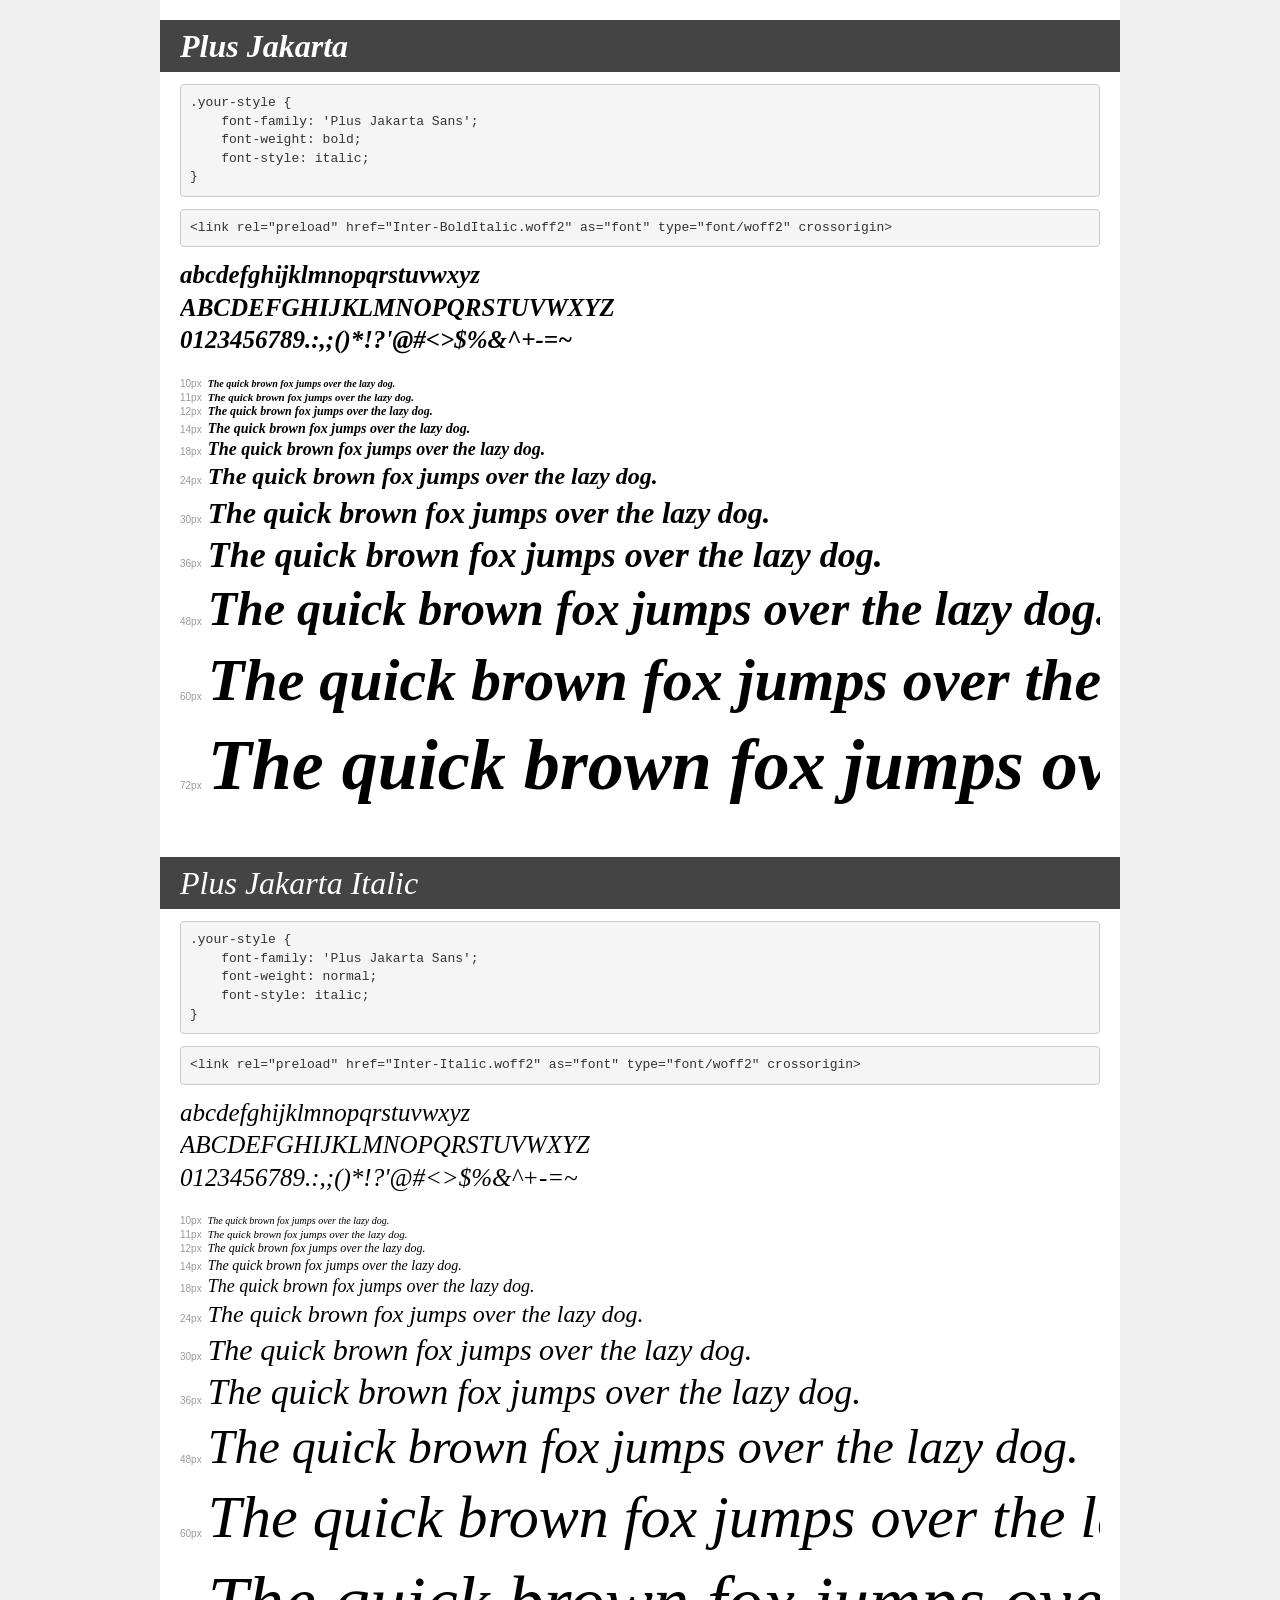
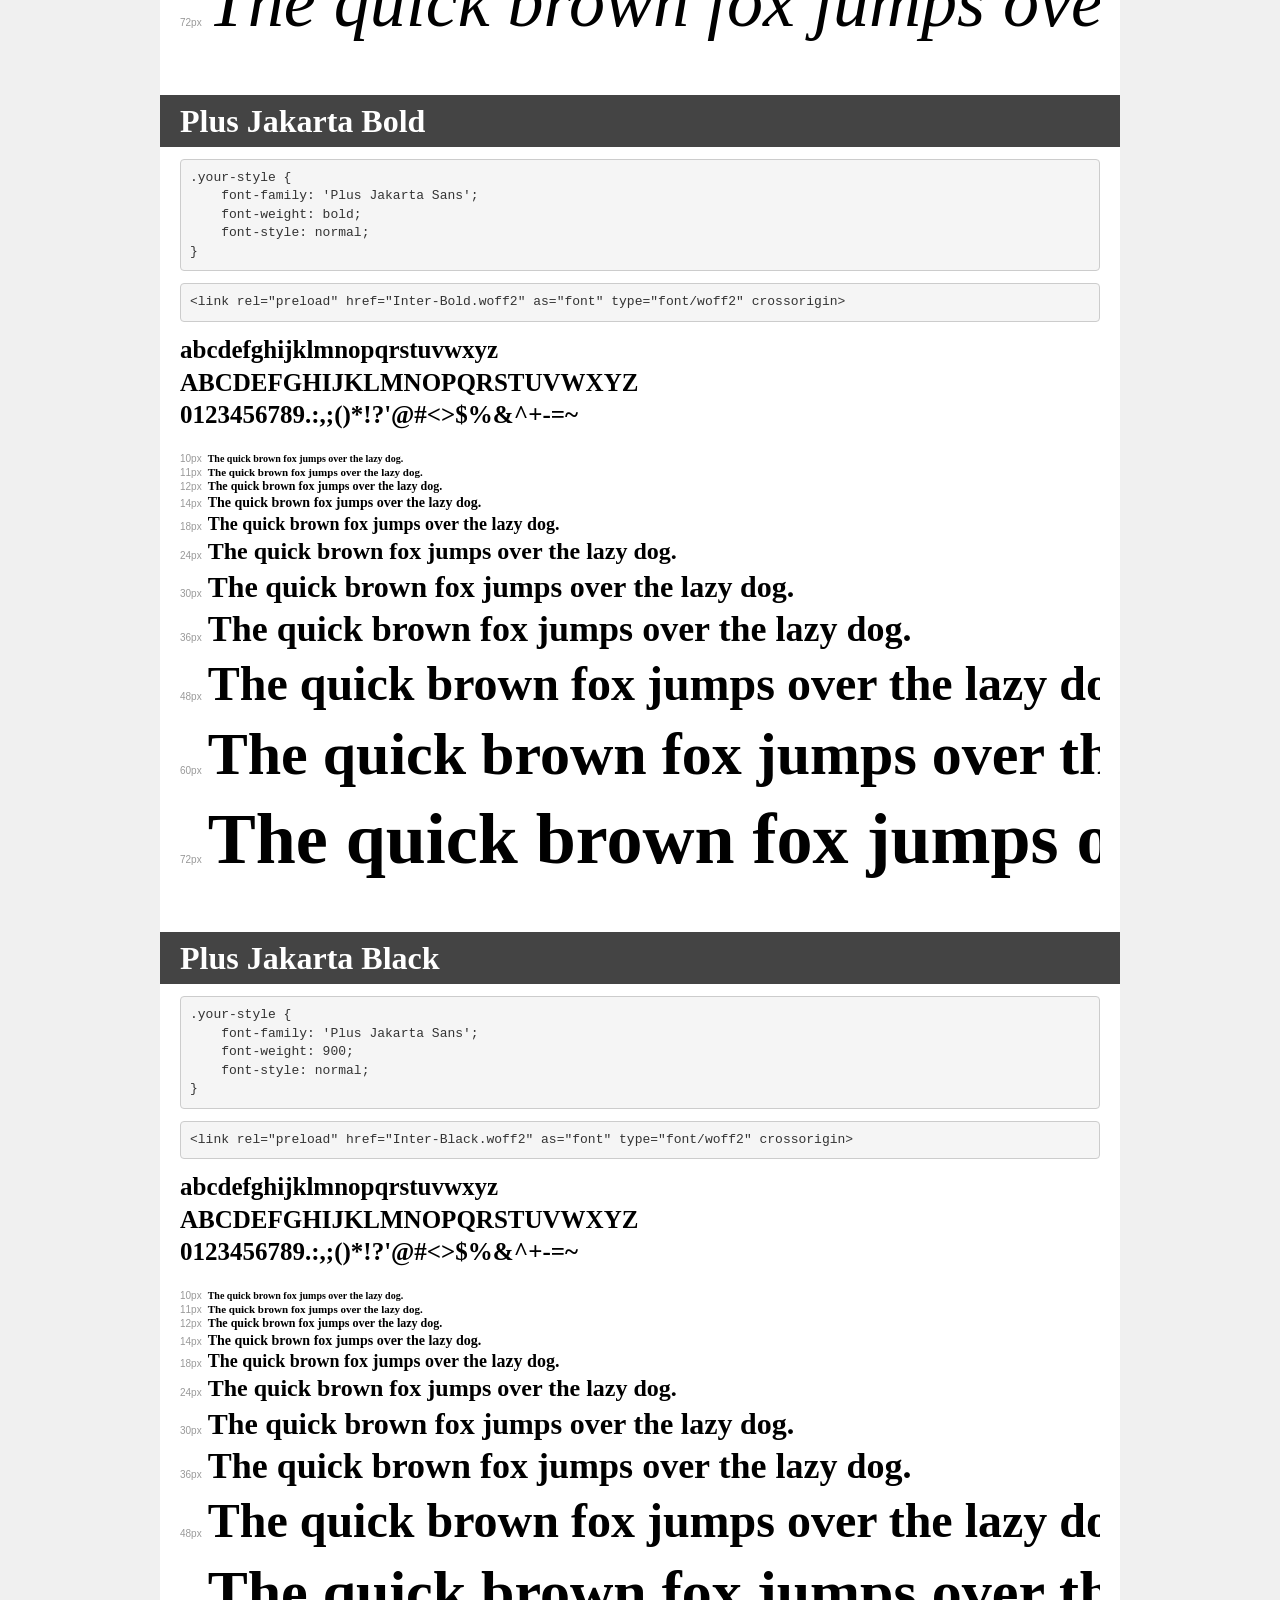
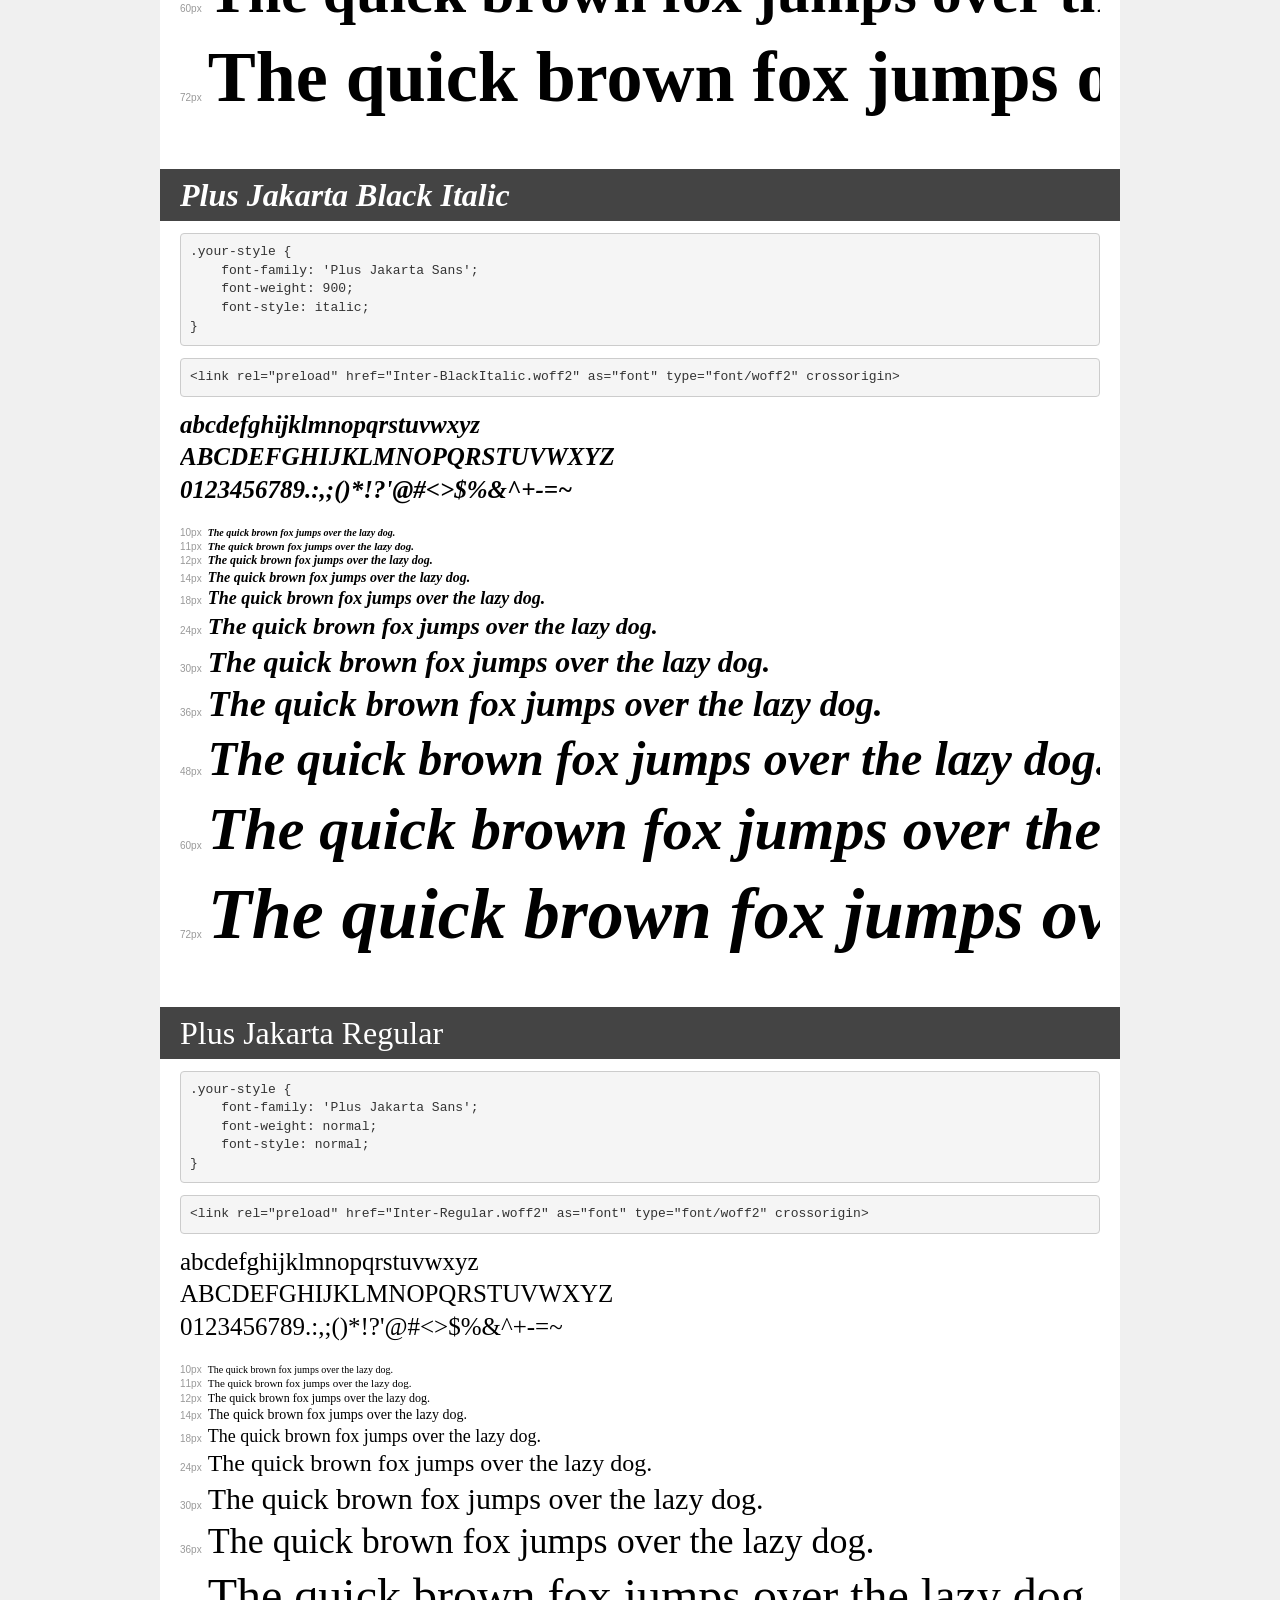
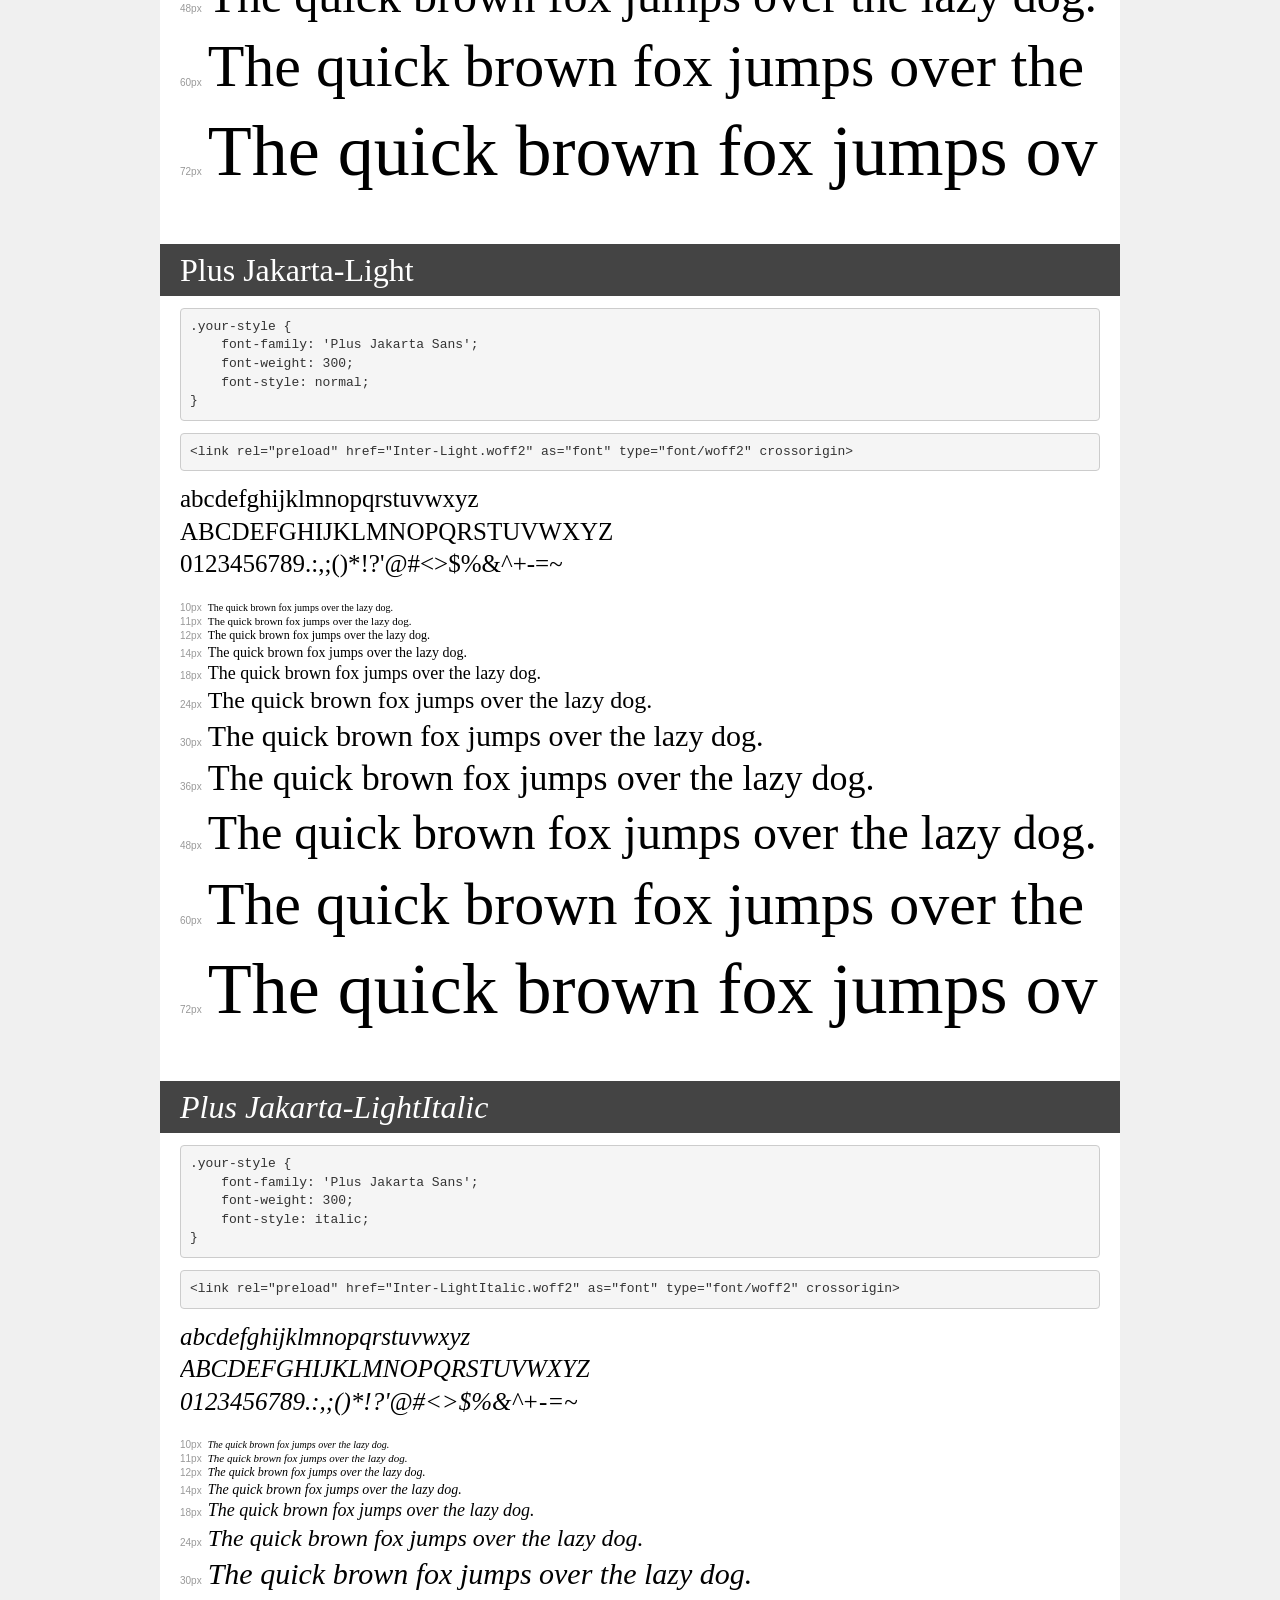
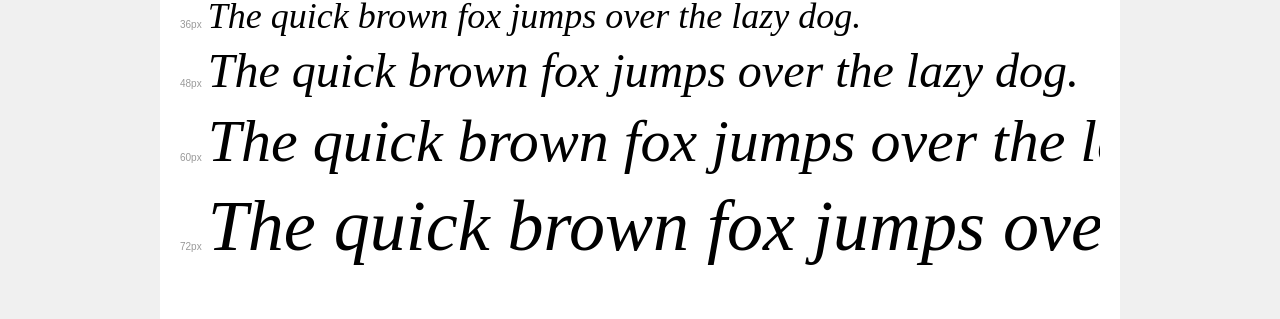
<file: assets/font/font-family/demo.html>
<!DOCTYPE html>
<html lang="en">

<head>
    <meta charset="utf-8">
    <meta http-equiv="X-UA-Compatible" content="IE=edge">
    <meta name="viewport" content="width=device-width, initial-scale=1">
    <meta name="robots" content="noindex, noarchive">
    <meta name="format-detection" content="telephone=no">
    <title>Transfonter demo</title>
    <link href="stylesheet.css" rel="stylesheet">
    <style>
        /*
        http://meyerweb.com/eric/tools/css/reset/
        v2.0 | 20110126
        License: none (public domain)
        */
        
        html,
        body,
        div,
        span,
        applet,
        object,
        iframe,
        h1,
        h2,
        h3,
        h4,
        h5,
        h6,
        p,
        blockquote,
        pre,
        a,
        abbr,
        acronym,
        address,
        big,
        cite,
        code,
        del,
        dfn,
        em,
        img,
        ins,
        kbd,
        q,
        s,
        samp,
        small,
        strike,
        strong,
        sub,
        sup,
        tt,
        var,
        b,
        u,
        i,
        center,
        dl,
        dt,
        dd,
        ol,
        ul,
        li,
        fieldset,
        form,
        label,
        legend,
        table,
        caption,
        tbody,
        tfoot,
        thead,
        tr,
        th,
        td,
        article,
        aside,
        canvas,
        details,
        embed,
        figure,
        figcaption,
        footer,
        header,
        hgroup,
        menu,
        nav,
        output,
        ruby,
        section,
        summary,
        time,
        mark,
        audio,
        video {
            margin: 0;
            padding: 0;
            border: 0;
            font-size: 100%;
            font: inherit;
            vertical-align: baseline;
        }
        /* HTML5 display-role reset for older browsers */
        
        article,
        aside,
        details,
        figcaption,
        figure,
        footer,
        header,
        hgroup,
        menu,
        nav,
        section {
            display: block;
        }
        
        body {
            line-height: 1;
        }
        
        ol,
        ul {
            list-style: none;
        }
        
        blockquote,
        q {
            quotes: none;
        }
        
        blockquote:before,
        blockquote:after,
        q:before,
        q:after {
            content: '';
            content: none;
        }
        
        table {
            border-collapse: collapse;
            border-spacing: 0;
        }
        /* demo styles */
        
        body {
            background: #f0f0f0;
            color: #000;
        }
        
        .page {
            background: #fff;
            width: 920px;
            margin: 0 auto;
            padding: 20px 20px 0 20px;
            overflow: hidden;
        }
        
        .font-container {
            overflow-x: auto;
            overflow-y: hidden;
            margin-bottom: 40px;
            line-height: 1.3;
            white-space: nowrap;
            padding-bottom: 5px;
        }
        
        h1 {
            position: relative;
            background: #444;
            font-size: 32px;
            color: #fff;
            padding: 10px 20px;
            margin: 0 -20px 12px -20px;
        }
        
        .letters {
            font-size: 25px;
            margin-bottom: 20px;
        }
        
        .s10:before {
            content: '10px';
        }
        
        .s11:before {
            content: '11px';
        }
        
        .s12:before {
            content: '12px';
        }
        
        .s14:before {
            content: '14px';
        }
        
        .s18:before {
            content: '18px';
        }
        
        .s24:before {
            content: '24px';
        }
        
        .s30:before {
            content: '30px';
        }
        
        .s36:before {
            content: '36px';
        }
        
        .s48:before {
            content: '48px';
        }
        
        .s60:before {
            content: '60px';
        }
        
        .s72:before {
            content: '72px';
        }
        
        .s10:before,
        .s11:before,
        .s12:before,
        .s14:before,
        .s18:before,
        .s24:before,
        .s30:before,
        .s36:before,
        .s48:before,
        .s60:before,
        .s72:before {
            font-family: Arial, sans-serif;
            font-size: 10px;
            font-weight: normal;
            font-style: normal;
            color: #999;
            padding-right: 6px;
        }
        
        pre {
            display: block;
            padding: 9px;
            margin: 0 0 12px;
            font-family: Monaco, Menlo, Consolas, "Courier New", monospace;
            font-size: 13px;
            line-height: 1.428571429;
            color: #333;
            font-weight: normal;
            font-style: normal;
            background-color: #f5f5f5;
            border: 1px solid #ccc;
            overflow-x: auto;
            border-radius: 4px;
        }
        /* responsive */
        
        @media (max-width: 959px) {
            .page {
                width: auto;
                margin: 0;
            }
        }
    </style>
</head>

<body>
    <div class="page">
        <div class="demo">
            <h1 style="font-family: 'Plus Jakarta Sans'; font-weight: bold; font-style: italic;">Plus Jakarta</h1>
            <pre title="Usage">.your-style {
    font-family: 'Plus Jakarta Sans';
    font-weight: bold;
    font-style: italic;
}</pre>
            <pre title="Preload (optional)">
&lt;link rel=&quot;preload&quot; href=&quot;Inter-BoldItalic.woff2&quot; as=&quot;font&quot; type=&quot;font/woff2&quot; crossorigin&gt;</pre>
            <div class="font-container" style="font-family: 'Inter'; font-weight: bold; font-style: italic;">
                <p class="letters">
                    abcdefghijklmnopqrstuvwxyz<br> ABCDEFGHIJKLMNOPQRSTUVWXYZ
                    <br> 0123456789.:,;()*!?'@#&lt;&gt;$%&^+-=~
                </p>
                <p class="s10" style="font-size: 10px;">The quick brown fox jumps over the lazy dog.</p>
                <p class="s11" style="font-size: 11px;">The quick brown fox jumps over the lazy dog.</p>
                <p class="s12" style="font-size: 12px;">The quick brown fox jumps over the lazy dog.</p>
                <p class="s14" style="font-size: 14px;">The quick brown fox jumps over the lazy dog.</p>
                <p class="s18" style="font-size: 18px;">The quick brown fox jumps over the lazy dog.</p>
                <p class="s24" style="font-size: 24px;">The quick brown fox jumps over the lazy dog.</p>
                <p class="s30" style="font-size: 30px;">The quick brown fox jumps over the lazy dog.</p>
                <p class="s36" style="font-size: 36px;">The quick brown fox jumps over the lazy dog.</p>
                <p class="s48" style="font-size: 48px;">The quick brown fox jumps over the lazy dog.</p>
                <p class="s60" style="font-size: 60px;">The quick brown fox jumps over the lazy dog.</p>
                <p class="s72" style="font-size: 72px;">The quick brown fox jumps over the lazy dog.</p>
            </div>
        </div>

        <div class="demo">
            <h1 style="font-family: 'Plus Jakarta Sans'; font-weight: normal; font-style: italic;">Plus Jakarta Italic</h1>
            <pre title="Usage">.your-style {
    font-family: 'Plus Jakarta Sans';
    font-weight: normal;
    font-style: italic;
}</pre>
            <pre title="Preload (optional)">
&lt;link rel=&quot;preload&quot; href=&quot;Inter-Italic.woff2&quot; as=&quot;font&quot; type=&quot;font/woff2&quot; crossorigin&gt;</pre>
            <div class="font-container" style="font-family: 'Inter'; font-weight: normal; font-style: italic;">
                <p class="letters">
                    abcdefghijklmnopqrstuvwxyz<br> ABCDEFGHIJKLMNOPQRSTUVWXYZ
                    <br> 0123456789.:,;()*!?'@#&lt;&gt;$%&^+-=~
                </p>
                <p class="s10" style="font-size: 10px;">The quick brown fox jumps over the lazy dog.</p>
                <p class="s11" style="font-size: 11px;">The quick brown fox jumps over the lazy dog.</p>
                <p class="s12" style="font-size: 12px;">The quick brown fox jumps over the lazy dog.</p>
                <p class="s14" style="font-size: 14px;">The quick brown fox jumps over the lazy dog.</p>
                <p class="s18" style="font-size: 18px;">The quick brown fox jumps over the lazy dog.</p>
                <p class="s24" style="font-size: 24px;">The quick brown fox jumps over the lazy dog.</p>
                <p class="s30" style="font-size: 30px;">The quick brown fox jumps over the lazy dog.</p>
                <p class="s36" style="font-size: 36px;">The quick brown fox jumps over the lazy dog.</p>
                <p class="s48" style="font-size: 48px;">The quick brown fox jumps over the lazy dog.</p>
                <p class="s60" style="font-size: 60px;">The quick brown fox jumps over the lazy dog.</p>
                <p class="s72" style="font-size: 72px;">The quick brown fox jumps over the lazy dog.</p>
            </div>
        </div>

        <div class="demo">
            <h1 style="font-family: 'Plus Jakarta Sans'; font-weight: bold; font-style: normal;">Plus Jakarta Bold</h1>
            <pre title="Usage">.your-style {
    font-family: 'Plus Jakarta Sans';
    font-weight: bold;
    font-style: normal;
}</pre>
            <pre title="Preload (optional)">
&lt;link rel=&quot;preload&quot; href=&quot;Inter-Bold.woff2&quot; as=&quot;font&quot; type=&quot;font/woff2&quot; crossorigin&gt;</pre>
            <div class="font-container" style="font-family: 'Inter'; font-weight: bold; font-style: normal;">
                <p class="letters">
                    abcdefghijklmnopqrstuvwxyz<br> ABCDEFGHIJKLMNOPQRSTUVWXYZ
                    <br> 0123456789.:,;()*!?'@#&lt;&gt;$%&^+-=~
                </p>
                <p class="s10" style="font-size: 10px;">The quick brown fox jumps over the lazy dog.</p>
                <p class="s11" style="font-size: 11px;">The quick brown fox jumps over the lazy dog.</p>
                <p class="s12" style="font-size: 12px;">The quick brown fox jumps over the lazy dog.</p>
                <p class="s14" style="font-size: 14px;">The quick brown fox jumps over the lazy dog.</p>
                <p class="s18" style="font-size: 18px;">The quick brown fox jumps over the lazy dog.</p>
                <p class="s24" style="font-size: 24px;">The quick brown fox jumps over the lazy dog.</p>
                <p class="s30" style="font-size: 30px;">The quick brown fox jumps over the lazy dog.</p>
                <p class="s36" style="font-size: 36px;">The quick brown fox jumps over the lazy dog.</p>
                <p class="s48" style="font-size: 48px;">The quick brown fox jumps over the lazy dog.</p>
                <p class="s60" style="font-size: 60px;">The quick brown fox jumps over the lazy dog.</p>
                <p class="s72" style="font-size: 72px;">The quick brown fox jumps over the lazy dog.</p>
            </div>
        </div>

        <div class="demo">
            <h1 style="font-family: 'Plus Jakarta Sans'; font-weight: 900; font-style: normal;">Plus Jakarta Black</h1>
            <pre title="Usage">.your-style {
    font-family: 'Plus Jakarta Sans';
    font-weight: 900;
    font-style: normal;
}</pre>
            <pre title="Preload (optional)">
&lt;link rel=&quot;preload&quot; href=&quot;Inter-Black.woff2&quot; as=&quot;font&quot; type=&quot;font/woff2&quot; crossorigin&gt;</pre>
            <div class="font-container" style="font-family: 'Inter'; font-weight: 900; font-style: normal;">
                <p class="letters">
                    abcdefghijklmnopqrstuvwxyz<br> ABCDEFGHIJKLMNOPQRSTUVWXYZ
                    <br> 0123456789.:,;()*!?'@#&lt;&gt;$%&^+-=~
                </p>
                <p class="s10" style="font-size: 10px;">The quick brown fox jumps over the lazy dog.</p>
                <p class="s11" style="font-size: 11px;">The quick brown fox jumps over the lazy dog.</p>
                <p class="s12" style="font-size: 12px;">The quick brown fox jumps over the lazy dog.</p>
                <p class="s14" style="font-size: 14px;">The quick brown fox jumps over the lazy dog.</p>
                <p class="s18" style="font-size: 18px;">The quick brown fox jumps over the lazy dog.</p>
                <p class="s24" style="font-size: 24px;">The quick brown fox jumps over the lazy dog.</p>
                <p class="s30" style="font-size: 30px;">The quick brown fox jumps over the lazy dog.</p>
                <p class="s36" style="font-size: 36px;">The quick brown fox jumps over the lazy dog.</p>
                <p class="s48" style="font-size: 48px;">The quick brown fox jumps over the lazy dog.</p>
                <p class="s60" style="font-size: 60px;">The quick brown fox jumps over the lazy dog.</p>
                <p class="s72" style="font-size: 72px;">The quick brown fox jumps over the lazy dog.</p>
            </div>
        </div>

        <div class="demo">
            <h1 style="font-family: 'Plus Jakarta Sans'; font-weight: 900; font-style: italic;">Plus Jakarta Black Italic</h1>
            <pre title="Usage">.your-style {
    font-family: 'Plus Jakarta Sans';
    font-weight: 900;
    font-style: italic;
}</pre>
            <pre title="Preload (optional)">
&lt;link rel=&quot;preload&quot; href=&quot;Inter-BlackItalic.woff2&quot; as=&quot;font&quot; type=&quot;font/woff2&quot; crossorigin&gt;</pre>
            <div class="font-container" style="font-family: 'Inter'; font-weight: 900; font-style: italic;">
                <p class="letters">
                    abcdefghijklmnopqrstuvwxyz<br> ABCDEFGHIJKLMNOPQRSTUVWXYZ
                    <br> 0123456789.:,;()*!?'@#&lt;&gt;$%&^+-=~
                </p>
                <p class="s10" style="font-size: 10px;">The quick brown fox jumps over the lazy dog.</p>
                <p class="s11" style="font-size: 11px;">The quick brown fox jumps over the lazy dog.</p>
                <p class="s12" style="font-size: 12px;">The quick brown fox jumps over the lazy dog.</p>
                <p class="s14" style="font-size: 14px;">The quick brown fox jumps over the lazy dog.</p>
                <p class="s18" style="font-size: 18px;">The quick brown fox jumps over the lazy dog.</p>
                <p class="s24" style="font-size: 24px;">The quick brown fox jumps over the lazy dog.</p>
                <p class="s30" style="font-size: 30px;">The quick brown fox jumps over the lazy dog.</p>
                <p class="s36" style="font-size: 36px;">The quick brown fox jumps over the lazy dog.</p>
                <p class="s48" style="font-size: 48px;">The quick brown fox jumps over the lazy dog.</p>
                <p class="s60" style="font-size: 60px;">The quick brown fox jumps over the lazy dog.</p>
                <p class="s72" style="font-size: 72px;">The quick brown fox jumps over the lazy dog.</p>
            </div>
        </div>

        <div class="demo">
            <h1 style="font-family: 'Plus Jakarta Sans'; font-weight: normal; font-style: normal;">Plus Jakarta Regular</h1>
            <pre title="Usage">.your-style {
    font-family: 'Plus Jakarta Sans';
    font-weight: normal;
    font-style: normal;
}</pre>
            <pre title="Preload (optional)">
&lt;link rel=&quot;preload&quot; href=&quot;Inter-Regular.woff2&quot; as=&quot;font&quot; type=&quot;font/woff2&quot; crossorigin&gt;</pre>
            <div class="font-container" style="font-family: 'Inter'; font-weight: normal; font-style: normal;">
                <p class="letters">
                    abcdefghijklmnopqrstuvwxyz<br> ABCDEFGHIJKLMNOPQRSTUVWXYZ
                    <br> 0123456789.:,;()*!?'@#&lt;&gt;$%&^+-=~
                </p>
                <p class="s10" style="font-size: 10px;">The quick brown fox jumps over the lazy dog.</p>
                <p class="s11" style="font-size: 11px;">The quick brown fox jumps over the lazy dog.</p>
                <p class="s12" style="font-size: 12px;">The quick brown fox jumps over the lazy dog.</p>
                <p class="s14" style="font-size: 14px;">The quick brown fox jumps over the lazy dog.</p>
                <p class="s18" style="font-size: 18px;">The quick brown fox jumps over the lazy dog.</p>
                <p class="s24" style="font-size: 24px;">The quick brown fox jumps over the lazy dog.</p>
                <p class="s30" style="font-size: 30px;">The quick brown fox jumps over the lazy dog.</p>
                <p class="s36" style="font-size: 36px;">The quick brown fox jumps over the lazy dog.</p>
                <p class="s48" style="font-size: 48px;">The quick brown fox jumps over the lazy dog.</p>
                <p class="s60" style="font-size: 60px;">The quick brown fox jumps over the lazy dog.</p>
                <p class="s72" style="font-size: 72px;">The quick brown fox jumps over the lazy dog.</p>
            </div>
        </div>

        <div class="demo">
            <h1 style="font-family: 'Plus Jakarta Sans'; font-weight: 300; font-style: normal;">Plus Jakarta-Light</h1>
            <pre title="Usage">.your-style {
    font-family: 'Plus Jakarta Sans';
    font-weight: 300;
    font-style: normal;
}</pre>
            <pre title="Preload (optional)">
&lt;link rel=&quot;preload&quot; href=&quot;Inter-Light.woff2&quot; as=&quot;font&quot; type=&quot;font/woff2&quot; crossorigin&gt;</pre>
            <div class="font-container" style="font-family: 'Inter'; font-weight: 300; font-style: normal;">
                <p class="letters">
                    abcdefghijklmnopqrstuvwxyz<br> ABCDEFGHIJKLMNOPQRSTUVWXYZ
                    <br> 0123456789.:,;()*!?'@#&lt;&gt;$%&^+-=~
                </p>
                <p class="s10" style="font-size: 10px;">The quick brown fox jumps over the lazy dog.</p>
                <p class="s11" style="font-size: 11px;">The quick brown fox jumps over the lazy dog.</p>
                <p class="s12" style="font-size: 12px;">The quick brown fox jumps over the lazy dog.</p>
                <p class="s14" style="font-size: 14px;">The quick brown fox jumps over the lazy dog.</p>
                <p class="s18" style="font-size: 18px;">The quick brown fox jumps over the lazy dog.</p>
                <p class="s24" style="font-size: 24px;">The quick brown fox jumps over the lazy dog.</p>
                <p class="s30" style="font-size: 30px;">The quick brown fox jumps over the lazy dog.</p>
                <p class="s36" style="font-size: 36px;">The quick brown fox jumps over the lazy dog.</p>
                <p class="s48" style="font-size: 48px;">The quick brown fox jumps over the lazy dog.</p>
                <p class="s60" style="font-size: 60px;">The quick brown fox jumps over the lazy dog.</p>
                <p class="s72" style="font-size: 72px;">The quick brown fox jumps over the lazy dog.</p>
            </div>
        </div>

        <div class="demo">
            <h1 style="font-family: 'Plus Jakarta Sans'; font-weight: 300; font-style: italic;">Plus Jakarta-LightItalic</h1>
            <pre title="Usage">.your-style {
    font-family: 'Plus Jakarta Sans';
    font-weight: 300;
    font-style: italic;
}</pre>
            <pre title="Preload (optional)">
&lt;link rel=&quot;preload&quot; href=&quot;Inter-LightItalic.woff2&quot; as=&quot;font&quot; type=&quot;font/woff2&quot; crossorigin&gt;</pre>
            <div class="font-container" style="font-family: 'Inter'; font-weight: 300; font-style: italic;">
                <p class="letters">
                    abcdefghijklmnopqrstuvwxyz<br> ABCDEFGHIJKLMNOPQRSTUVWXYZ
                    <br> 0123456789.:,;()*!?'@#&lt;&gt;$%&^+-=~
                </p>
                <p class="s10" style="font-size: 10px;">The quick brown fox jumps over the lazy dog.</p>
                <p class="s11" style="font-size: 11px;">The quick brown fox jumps over the lazy dog.</p>
                <p class="s12" style="font-size: 12px;">The quick brown fox jumps over the lazy dog.</p>
                <p class="s14" style="font-size: 14px;">The quick brown fox jumps over the lazy dog.</p>
                <p class="s18" style="font-size: 18px;">The quick brown fox jumps over the lazy dog.</p>
                <p class="s24" style="font-size: 24px;">The quick brown fox jumps over the lazy dog.</p>
                <p class="s30" style="font-size: 30px;">The quick brown fox jumps over the lazy dog.</p>
                <p class="s36" style="font-size: 36px;">The quick brown fox jumps over the lazy dog.</p>
                <p class="s48" style="font-size: 48px;">The quick brown fox jumps over the lazy dog.</p>
                <p class="s60" style="font-size: 60px;">The quick brown fox jumps over the lazy dog.</p>
                <p class="s72" style="font-size: 72px;">The quick brown fox jumps over the lazy dog.</p>
            </div>
        </div>

    </div>
</body>

</html>
</file>
<file: assets/font/font-family/stylesheet.css>
@font-face{font-family:'Lato';src:url('Lato-BoldItalic.woff2') format('woff2'),url('Lato-BoldItalic.woff') format('woff');font-weight:bold;font-style:italic;font-display:swap;}
@font-face{font-family:'Lato';src:url('Lato-Italic.woff2') format('woff2'),url('Lato-Italic.woff') format('woff');font-weight:normal;font-style:italic;font-display:swap;}
@font-face{font-family:'Lato';src:url('Lato-Bold.woff2') format('woff2'),url('Lato-Bold.woff') format('woff');font-weight:bold;font-style:normal;font-display:swap;}
@font-face{font-family:'Lato';src:url('Lato-Black.woff2') format('woff2'),url('Lato-Black.woff') format('woff');font-weight:900;font-style:normal;font-display:swap;}
@font-face{font-family:'Lato';src:url('Lato-BlackItalic.woff2') format('woff2'),url('Lato-BlackItalic.woff') format('woff');font-weight:900;font-style:italic;font-display:swap;}
@font-face{font-family:'Lato';src:url('Lato-Regular.woff2') format('woff2'),url('Lato-Regular.woff') format('woff');font-weight:normal;font-style:normal;font-display:swap;}
@font-face{font-family:'Lato';src:url('Lato-Light.woff2') format('woff2'),url('Lato-Light.woff') format('woff');font-weight:300;font-style:normal;font-display:swap;}
@font-face{font-family:'Lato';src:url('Lato-LightItalic.woff2') format('woff2'),url('Lato-LightItalic.woff') format('woff');font-weight:300;font-style:italic;font-display:swap;}
</file>
<file: assets/css/style.css>
/* 01 : Website Global CSS BOF
========================================================== */

:root {
    --blue-50: #eef4ff;
    --blue-100: #dde9ff;
    --blue-200: #b9d1ff;
    --blue-300: #8fb2fb;
    --blue-500: #3d72f6;
    --blue-600: #2563eb;
    --blue-700: #1c4fd1;
    --blue-800: #163e9e;
    --blue-900: #0e2a6e;
    --blue-950: #081a48;
    --ink: #0b1330;
    --ink-soft: #3d4566;
    --slate: #64708c;
    --slate-light: #97a1c0;
    --bg: #f5f8ff;
    --white: #ffffff;
    --line: #e3eaf9;
    --shadow-sm: 0 2px 10px rgba(14, 42, 110, 0.07);
    --shadow-md: 0 14px 34px rgba(14, 42, 110, 0.12);
    --shadow-lg: 0 26px 64px rgba(14, 42, 110, 0.18);
}

body,
html {
    height: 100%;
}

body {
    text-transform: none;
}

*,
html {
    margin: 0;
    padding: 0;
}


/* ============================================================
   RESET & BASE
============================================================ */

*,
*::before,
*::after {
    box-sizing: border-box;
    margin: 0;
    padding: 0;
}


/*html{scroll-behavior:smooth;}*/

body {
    font-family: 'Inter', sans-serif;
    background: var(--white);
    color: var(--ink);
    overflow-x: hidden;
    -webkit-font-smoothing: antialiased;
    -moz-osx-font-smoothing: grayscale;
    font-weight: normal;
    font-size: 14px;
    line-height: normal;
}

button {
    font-family: inherit;
    cursor: pointer;
    border: none;
}

a {
    color: #020202;
    display: inline-block;
    text-decoration: none;
    color: inherit;
}


/* Common color hyperlink */

*/ a,
*:hover,
*:focus,
*:active:focus {
    text-decoration: none;
    outline: none!important;
    outline-offset: 0!important;
}

a img,
img {
    border: none;
    outline: none!important;
    outline-offset: 0!important;
}

ul {
    list-style: none;
    margin: 0;
    padding: 0;
}

i {
    font-family: 'FontAwesome';
}

img {
    height: auto;
    max-width: 100%;
    vertical-align: middle;
    line-height: normal;
}


/* Transition Effect CSS BOF */

a,
i,
input {
    transition: all 0.4s ease-in-out 0s;
    -webkit-transition: all 0.4s ease-in-out 0s;
    -moz-transition: all 0.4s ease-in-out 0s;
    -o-transition: all 0.4s ease-in-out 0s;
    -ms-transition: all 0.4s ease-in-out 0s;
}


/* Browser Selection CSS BOF */

::selection {
    background: var(--blue-700);
    color: var(--white);
}

::-moz-selection {
    background: var(--blue-700);
    color: var(--white);
}

::-webkit-selection {
    background: var(--blue-700);
    color: var(--white);
}

::-o-selection {
    background: var(--blue-700);
    color: var(--white);
}

::-ms-selection {
    background: var(--blue-700);
    color: var(--white);
}

p a {
    color: #1c4fd1;
}

p a:hover {
    text-decoration: underline;
}


/* 02 : Global Classes CSS BOF
==================================================== */

::-webkit-scrollbar {
    width: 6px;
    height: 4px;
    background: #ffffff;
}

::-webkit-scrollbar-thumb {
    background-color: #FF4C1C;
    -webkit-border-radius: 30px;
}


/* Only FireFox */

html {
    scrollbar-color: #1c4fd1 #fff;
    scrollbar-width: thin;
    scrollbar-border-radius: 30px;
}


/* Background &amp; Color Style CSS BOF
=================================================== */

.none {
    display: none!important;
}


/* Font Color Style CSS BOF */


/* Background Color Style CSS BOF */


/* 03 : Heading Style CSS BOF
=================================================== */

.h1,
.h2,
.h3,
.h4,
.h5,
.h6,
h1,
h2,
h3,
h4,
h5,
h6 {
    font-family: 'Plus Jakarta Sans', sans-serif;
    color: var(--ink);
    line-height: 1.12;
    letter-spacing: -0.02em;
    font-weight: bold;
    font-style: normal;
}

h1,
.h1 {
    font-size: 70px;
}

h2,
.h2 {
    font-size: 54px;
}

h3,
.h3 {
    font-size: 50px;
}

h4,
.h4 {
    font-size: 40px;
}

h5,
.h5 {
    font-size: 24px;
}

h6,
.h6 {
    font-size: 22px;
}


/* Font Weight Variation CSS BOF */


/* 04 : Paragraph Style CSS BOF
=================================================== */

p {
    line-height: 32px;
    font-family: 'Inter', sans-serif;
    color: #000000;
    font-size: 18px;
    font-weight: normal;
    font-style: normal;
    margin-bottom: 16px;
}


/* 05 : Image Style CSS BOF
=================================================== */

img {
    margin-bottom: 0;
}


/*margin-bottom:5px*/


/*** Buttton Varilation CSS BOF ***/

.btn {
    background-color: #FF4C1C;
    padding: 19px 20px 19px 20px;
    font-size: 20px;
    font-weight: 500;
    font-family: 'Inter';
    transition: all .4s ease-in-out 0s;
    -moz-transition: all .4s ease-in-out 0s;
    -webkit-transition: all .4s ease-in-out 0s;
    -o-transition: all .4s ease-in-out 0s;
    border-radius: 40px;
    border: 1px solid #FF4C1C;
    text-transform: unset;
    box-shadow: none;
    min-width: 175px;
    color: #ffffff;
    line-height: 1;
}


/* Hover State CSS BOF */

.btn:hover,
.btn:focus,
.btn:active {
    background-color: #FF4C1C;
    color: #fff;
    border-color: #FF4C1C;
    box-shadow: none;
    outline: none;
}

.btn:hover,
.btn:focus,
.btn:active {
    background-color: #3E3E3E;
    border-color: #3E3E3E;
}

.btn {
    position: relative;
    overflow: hidden;
    z-index: 1;
}

[type=button],
[type=reset],
[type=submit],
button {
    -webkit-appearance: unset;
}


/* Chrome, Safari, Edge, Opera */

input::-webkit-outer-spin-button,
input::-webkit-inner-spin-button {
    -webkit-appearance: none;
    margin: 0;
}


/* 11 : Form &amp; Input Style BOF
==================================================== */

.form-control {
    background: #ffffff;
    border: 1px solid #3E3E3E;
    border-radius: 10px;
    box-shadow: none;
    -webkit-box-shadow: none;
    -moz-box-shadow: none;
    font-size: 14px;
    color: #555555;
    -webkit-appearance: none;
    font-family: 'Lato';
    font-weight: normal;
    padding: 10px 15px 10px 15px;
    height: 45px;
}

textarea.form-control {
    resize: none;
    overflow: auto;
    padding: 10px 15px 10px 15px;
    height: 80px;
}

.form-group {
    margin-bottom: 30px;
}


/*** Placeholder CSS BOF ***/

.form-control::placeholder {
    color: #555555;
    font-weight: normal;
    font-size: 16px;
}

.form-control::-moz-placeholder {
    color: #555555;
    font-weight: normal;
    font-size: 16px;
}

.form-control:-ms-input-placeholder {
    color: #555555;
    font-weight: normal;
    font-size: 16px;
}

.form-control::-webkit-input-placeholder {
    color: #555555;
    font-weight: normal;
    font-size: 16px;
}

.form-control::-o-input-placeholder {
    color: #555555;
    font-weight: normal;
    font-size: 16px;
}


/* Focus State CSS BOF */

.form-control:focus,
.form-select:focus {
    border-color: #FF4C1C;
    box-shadow: none;
    -webkit-box-shadow: none;
    -moz-box-shadow: none;
    background-color: #f8f8f8;
}

.page-wrapper {
    margin: 0px auto;
    display: flex;
    flex-direction: column;
    min-height: 100%;
}

.display-none {
    display: none!important;
}

.no-scroll {
    overflow: hidden;
}

.no-padding {
    padding: 0!important;
}

.float-start-wp {
    float: left!important;
}

.divide {
    margin: 1rem 0;
    color: #E3EAF9;
    border: 1px;
    border-top: var(--bs-border-width) solid;
    opacity: 1;
}


/* ============================================================
  CONTAINER
============================================================ */

.container {
    width: 100%;
    max-width: 1440px;
    margin: 0 auto;
    padding: 0 80px;
}

@media (max-width:1280px) {
    .container {
        padding: 0 30px;
    }
}

.wrap {
    width: 100%;
    max-width: 1340px;
    margin: 0 auto;
    padding: 0 32px;
}

.eyebrow {
    display: inline-flex;
    align-items: center;
    gap: 8px;
    font-size: 13px;
    font-weight: 600;
    letter-spacing: 0.08em;
    text-transform: uppercase;
    color: var(--blue-600);
}

.eyebrow::before {
    content: "";
    width: 6px;
    height: 6px;
    border-radius: 50%;
    background: linear-gradient(135deg, var(--blue-500), var(--blue-800));
    display: inline-block;
}

.reveal {
    opacity: 0;
    transform: translateY(28px);
    transition: opacity .8s cubic-bezier(.2, .7, .2, 1), transform .8s cubic-bezier(.2, .7, .2, 1);
}

.reveal.in {
    opacity: 1;
    transform: translateY(0);
}

@media (prefers-reduced-motion:reduce) {
    .reveal {
        opacity: 1;
        transform: none;
        transition: none;
    }
    * {
        animation: none!important;
    }
}


/* ---------- NAV ---------- */

header.nav {
    position: fixed;
    top: 0;
    left: 0;
    right: 0;
    z-index: 200;
    background: rgba(255, 255, 255, 0.8);
    backdrop-filter: blur(14px);
    -webkit-backdrop-filter: blur(14px);
    border-bottom: 1px solid transparent;
    transition: border-color .3s ease, box-shadow .3s ease;
}

header.nav.scrolled {
    border-bottom: 1px solid var(--line);
    box-shadow: 0 4px 20px rgba(14, 42, 110, 0.05);
}

.nav-inner {
    display: flex;
    align-items: center;
    justify-content: space-between;
    height: 88px;
}

.brand {
    display: flex;
    align-items: center;
    gap: 10px;
    font-weight: 800;
    font-size: 18px;
    font-family: 'Plus Jakarta Sans', sans-serif;
}

.brand img {
    width: 38px;
    height: 38px;
    display: block;
}

.nav-pill {
    display: flex;
    align-items: center;
    gap: 8px;
    background: #fff;
    border: 1px solid var(--line);
    padding: 8px;
    border-radius: 999px;
    box-shadow: var(--shadow-sm);
}

.nav-pill a {
    font-size: 14.5px;
    font-weight: 600;
    color: var(--ink-soft);
    padding: 9px 20px;
    border-radius: 999px;
    transition: color .2s ease, background .2s ease;
}

.nav-pill a:hover {
    color: var(--blue-700);
    background: var(--blue-50);
}

.store-badges {
    display: flex;
    align-items: center;
    gap: 10px;
}

.store-badge {
    display: flex;
    align-items: center;
    transition: transform .25s ease, background .25s ease, box-shadow .25s ease;
}

.store-badge:hover {
    transform: translateY(-2px);
    box-shadow: var(--shadow-md);
    border-radius: 50%
}

.store-badge .label {
    line-height: 1.15;
}


/* ---------- HERO ---------- */

.hero {
    position: relative;
    padding-top: 85px;
    overflow: hidden;
    background: var(--white);
}

.bubble-field {
    position: absolute;
    inset: 0;
    top: unset;
    bottom: 50px;
    display: flex;
    flex-direction: column;
    gap: 16px;
    padding: 26px 0;
    z-index: 0;
    -webkit-mask-image: linear-gradient(to bottom, black 55%, transparent 96%);
    mask-image: linear-gradient(to bottom, black 55%, transparent 96%);
    opacity: 0.3
}

.bubble-row {
    display: flex;
    gap: 16px;
    white-space: nowrap;
    will-change: transform;
    justify-content: center;
}

.bubble-row.odd {
    transform: translateX(-42px);
}

.bubble {
    display: inline-flex;
    align-items: center;
    background: linear-gradient(155deg, var(--blue-500), var(--blue-700));
    color: #fff;
    font-weight: 700;
    font-size: 14.5px;
    padding: 13px 20px;
    border-radius: 18px 18px 18px 4px;
    box-shadow: 0 8px 18px rgba(28, 79, 209, 0.18);
    flex: 0 0 auto;
}

.bubble.ghost {
    background: var(--blue-50);
    color: var(--blue-700);
    box-shadow: none;
    border: 1px solid var(--blue-100);
}

.hero-content {
    position: relative;
    z-index: 2;
    text-align: center;
    padding: 64px 25px 8px;
}

.hero-logo-badge {
    width: 76px;
    height: 76px;
    border-radius: 22px;
    margin: 0 auto 28px;
    box-shadow: var(--shadow-lg);
    background: #fff;
    padding: 4px;
}

.hero-logo-badge img {
    width: 100%;
    height: 100%;
    border-radius: 18px;
}

.hero h1 {
    font-size: clamp(36px, 6.4vw, 84px);
    font-weight: 900;
    color: var(--ink);
    max-width: 1000px;
    margin: 0 auto;
}

.hero h1 span {
    background: linear-gradient(100deg, var(--blue-600), var(--blue-800));
    -webkit-background-clip: text;
    background-clip: text;
    color: transparent;
}

.hero p.lead {
    font-size: clamp(16px, 1.4vw, 20px);
    line-height: 1.65;
    color: var(--ink-soft);
    max-width: 800px;
    margin: 26px auto 36px;
    font-weight: 500;
}

.hero-actions {
    display: flex;
    align-items: center;
    justify-content: center;
    gap: 16px;
    flex-wrap: wrap;
}

.btn-primary {
    display: inline-flex;
    align-items: center;
    gap: 10px;
    background: linear-gradient(135deg, var(--blue-600), var(--blue-800));
    color: #fff;
    padding: 16px 20px;
    border-radius: 999px;
    font-size: 16px;
    font-weight: 700;
    box-shadow: 0 14px 30px rgba(37, 99, 235, 0.35);
    transition: transform .25s ease, box-shadow .25s ease;
}

.btn-primary:hover {
    transform: translateY(-3px);
    box-shadow: 0 18px 38px rgba(37, 99, 235, 0.42);
}

.btn-secondary {
    display: inline-flex;
    align-items: center;
    gap: 8px;
    background: #fff;
    color: var(--ink);
    padding: 16px 20px;
    border-radius: 999px;
    font-size: 16px;
    font-weight: 700;
    border: 1.5px solid var(--line);
    transition: border-color .25s ease, transform .25s ease;
}

.btn-secondary:hover {
    transform: translateY(-3px);
    border-color: var(--blue-300);
}

.hero-phones {
    position: relative;
    z-index: 2;
    display: flex;
    justify-content: center;
    align-items: flex-end;
    margin-top: 56px;
    padding: 0 20px;
}

.hero-phones .device {
    width: 230px;
    flex: 0 0 auto;
    border-radius: 34px;
    background: #0c1024;
    padding: 9px;
    box-shadow: var(--shadow-lg);
    transition: transform .4s ease;
    position: relative;
}

.hero-phones .device:nth-child(1) {
    transform: rotate(-7deg) translateY(20px);
    margin-right: -46px;
    z-index: 1;
}

.hero-phones .device:nth-child(2) {
    transform: rotate(-2deg) translateY(-8px);
    z-index: 2;
}

.hero-phones .device:nth-child(3) {
    transform: rotate(2deg) translateY(-8px);
    z-index: 2;
}

.hero-phones .device:nth-child(4) {
    transform: rotate(7deg) translateY(20px);
    margin-left: -46px;
    z-index: 1;
}

.hero-phones .device:hover {
    transform: translateY(-14px) rotate(0deg) scale(1.03)!important;
    z-index: 5;
}

.hero-phones .device .notch {
    position: absolute;
    top: 9px;
    left: 50%;
    transform: translateX(-50%);
    width: 80px;
    height: 16px;
    background: #0c1024;
    border-radius: 0 0 12px 12px;
}

.hero-phones .device .screen {
    border-radius: 26px;
    overflow: hidden;
    position: relative;
}

.hero-phones .device .screen img {
    width: 100%;
    display: block;
}

.hero-fade {
    position: relative;
    z-index: 3;
    height: 120px;
    margin-top: -120px;
    background: linear-gradient(to bottom, rgba(245, 248, 255, 0), var(--bg) 92%);
}


/* ---------- TRUST STRIP ---------- */

.trust {
    background: #fff;
    border-top: 1px solid var(--line);
    border-bottom: 1px solid var(--line);
    padding: 30px 0;
    position: relative;
    z-index: 3;
}

.trust .wrap {
    display: flex;
    align-items: center;
    justify-content: space-between;
    flex-wrap: wrap;
    gap: 20px;
}

.trust-item {
    display: flex;
    align-items: center;
    gap: 12px;
}

.trust-item .num {
    font-family: 'Plus Jakarta Sans', sans-serif;
    font-weight: 800;
    font-size: 24px;
    color: var(--ink);
    min-width: 60px;
}

.trust-item .lbl {
    font-size: 14px;
    color: var(--slate);
    max-width: 140px;
    line-height: 1.35;
    font-weight: 500;
}


/* ---------- FEATURES ---------- */

.features {
    padding: 100px 0px 50px;
    overflow: hidden;
}

.section-head {
    max-width: 640px;
    margin: 0 auto 96px;
    text-align: center;
}

.section-head h2 {
    font-size: clamp(30px, 4vw, 44px);
    font-weight: 800;
    margin: 16px 0 18px;
}

.section-head p {
    font-size: clamp(16px, 1.4vw, 20px);
    color: var(--ink-soft);
    line-height: 1.65;
}

.feature-row {
    display: grid;
    grid-template-columns: 1fr 1fr;
    gap: 72px;
    align-items: center;
    /*margin-bottom:150px;*/
}

.feature-row:last-child {
    margin-bottom: 0;
}

.feature-row.flip {
    grid-template-columns: 1fr 1fr;
}

.feature-row.flip .feature-visual {
    order: 2;
}

.feature-row.flip .feature-copy {
    order: 1;
}

.feature-copy .index {
    font-family: 'Plus Jakarta Sans', sans-serif;
    font-size: 14px;
    font-weight: 700;
    color: var(--slate-light);
    letter-spacing: 0.08em;
    margin-bottom: 14px;
    display: block;
}

.feature-copy h3 {
    font-size: 30px;
    font-weight: 800;
    margin-bottom: 16px;
}

.feature-copy p {
    font-size: 16px;
    line-height: 1.75;
    color: var(--ink-soft);
    max-width: 420px;
    margin-bottom: 22px;
}

.feature-icon {
    width: 50px;
    height: 50px;
    border-radius: 16px;
    display: flex;
    align-items: center;
    justify-content: center;
    background: linear-gradient(135deg, var(--blue-50), #fff);
    border: 1px solid var(--line);
    margin-bottom: 22px;
    color: var(--blue-600);
}

.feature-tags {
    display: flex;
    gap: 10px;
    flex-wrap: wrap;
}

.tag {
    font-size: 13px;
    font-weight: 600;
    color: var(--blue-700);
    background: var(--blue-50);
    padding: 8px 16px;
    border-radius: 999px;
}

.feature-visual {
    position: relative;
    display: flex;
    align-items: center;
    justify-content: center;
    padding: 40px 0;
}

.fv-glow {
    position: absolute;
    width: 340px;
    height: 340px;
    border-radius: 50%;
    background: radial-gradient(circle, rgba(37, 99, 235, 0.14), transparent 70%);
    filter: blur(10px);
    z-index: 0;
}

.phone-frame {
    position: relative;
    z-index: 1;
    width: 250px;
    border-radius: 36px;
    background: #0c1024;
    padding: 10px;
    box-shadow: var(--shadow-lg);
    transition: transform .5s cubic-bezier(.2, .7, .2, 1), box-shadow .5s ease;
}

.phone-frame:hover {
    transform: translateY(-10px) scale(1.015);
    box-shadow: 0 32px 70px rgba(14, 42, 110, 0.24);
}

.phone-frame .screen {
    border-radius: 28px;
    overflow: hidden;
}

.phone-frame .screen img {
    width: 100%;
    display: block;
}

.phone-frame .notch {
    position: absolute;
    top: 10px;
    left: 50%;
    transform: translateX(-50%);
    width: 92px;
    height: 18px;
    background: #0c1024;
    border-radius: 0 0 12px 12px;
    z-index: 2;
}

.feature-row:nth-of-type(odd) .feature-visual {
    order: 1;
}

.feature-row:nth-of-type(odd) .feature-copy {
    order: 2;
}


/* ---------- CONTACT ---------- */

.contact {
    padding: 50px 0px 100px;
}

.contact-panel {
    position: relative;
    background: linear-gradient(155deg, var(--blue-950) 0%, var(--blue-900) 50%, var(--blue-800) 100%);
    border-radius: 36px;
    padding: 70px;
    display: grid;
    grid-template-columns: 0.85fr 1.15fr;
    gap: 60px;
    overflow: hidden;
    isolation: isolate;
}

.contact-panel::before {
    content: "";
    position: absolute;
    z-index: -1;
    width: 480px;
    height: 480px;
    border-radius: 50%;
    background: radial-gradient(circle, rgba(61, 114, 246, 0.4), transparent 70%);
    top: -160px;
    right: -120px;
    filter: blur(20px);
}

.contact-panel::after {
    content: "";
    position: absolute;
    z-index: -1;
    width: 360px;
    height: 360px;
    border-radius: 50%;
    background: radial-gradient(circle, rgba(143, 178, 251, 0.3), transparent 70%);
    bottom: -160px;
    left: -100px;
    filter: blur(20px);
}

.contact-info .eyebrow {
    color: #a9c0ff;
}

.contact-info .eyebrow::before {
    background: linear-gradient(135deg, #a9c0ff, #dde9ff);
}

.contact-info h2 {
    color: #fff;
    font-size: clamp(28px, 3.4vw, 38px);
    margin: 16px 0 18px;
    font-weight: 800;
}

.contact-info p {
    color: #c7d2f5;
    font-size: 18px;
    line-height: 1.5;
    max-width: 380px;
    margin-bottom: 36px;
}

.contact-detail {
    display: flex;
    align-items: center;
    gap: 14px;
    margin-bottom: 18px;
}

.contact-detail .ic {
    width: 45px;
    height: 45px;
    border-radius: 50px;
    background: rgba(255, 255, 255, 0.08);
    display: flex;
    align-items: center;
    justify-content: center;
    color: #fff;
    flex: 0 0 auto;
}

.contact-detail .social-v1 {
    color: #e4e9ff;
    font-size: 15px;
    font-weight: 500;
}

.contact-detail span {
    display: block;
    color: #8f9dc9;
    font-size: 14px;
    margin-bottom: 2px;
}

.social-row {
    display: flex;
    gap: 12px;
    margin-top: 32px;
}

.social-row a {
    width: 45px;
    height: 45px;
    border-radius: 50px;
    background: rgba(255, 255, 255, 0.08);
    display: flex;
    align-items: center;
    justify-content: center;
    color: #fff;
    transition: background .25s ease, transform .25s ease;
}

.social-row a:hover {
    background: rgba(255, 255, 255, 0.18);
    transform: translateY(-3px);
}

.contact-form {
    background: #fff;
    border-radius: 24px;
    padding: 40px;
    box-shadow: 0 30px 70px rgba(0, 0, 0, 0.35);
}

.form-row {
    display: grid;
    grid-template-columns: 1fr 1fr;
    gap: 16px;
    margin-bottom: 16px;
}

.field {
    display: flex;
    flex-direction: column;
    gap: 8px;
}

.field label {
    font-size: 13px;
    font-weight: 600;
    color: var(--ink-soft);
}

.field input,
.field textarea {
    border: 1.5px solid var(--line);
    border-radius: 14px;
    padding: 13px 16px;
    font-size: 14.5px;
    font-family: inherit;
    background: var(--bg);
    color: var(--ink);
    transition: border-color .2s ease, box-shadow .2s ease, background .2s ease;
}

.field input:focus,
.field textarea:focus {
    outline: none;
    border-color: var(--blue-500);
    background: #fff;
    box-shadow: 0 0 0 4px rgba(37, 99, 235, 0.12);
}

.field textarea {
    resize: vertical;
    min-height: 110px;
}

.form-submit {
    width: 100%;
    margin-top: 6px;
    background: linear-gradient(135deg, var(--blue-600), var(--blue-800));
    color: #fff;
    padding: 15px;
    border-radius: 14px;
    font-size: 15px;
    font-weight: 700;
    display: flex;
    align-items: center;
    justify-content: center;
    gap: 8px;
    box-shadow: 0 12px 26px rgba(37, 99, 235, 0.3);
    transition: transform .2s ease, box-shadow .2s ease;
    line-height: 1
}

.form-submit:hover {
    transform: translateY(-2px);
    box-shadow: 0 16px 34px rgba(37, 99, 235, 0.38);
}


/* ---------- FOOTER ---------- */

footer {
    background: var(--blue-950);
    color: #c7d2f5;
    padding: 64px 0 28px;
}

.footer-top {
    display: flex;
    justify-content: space-between;
    flex-wrap: wrap;
    gap: 48px;
    padding-bottom: 48px;
    border-bottom: 1px solid rgba(255, 255, 255, 0.08);
}

.footer-brand {
    max-width: 280px;
}

.footer-brand .brand {
    color: #fff;
    margin-bottom: 14px;
}

.footer-brand .brand img {
    background: #fff;
    border-radius: 10px;
    padding: 2px;
}

.footer-brand p {
    font-size: 14px;
    line-height: 1.7;
    color: #8f9dc9;
}

.footer-cols {
    display: flex;
    gap: 64px;
    flex-wrap: wrap;
}

.footer-col h4 {
    font-size: 13px;
    color: #fff;
    font-weight: 700;
    text-transform: uppercase;
    letter-spacing: 0.06em;
    margin-bottom: 18px;
}

.footer-col a {
    display: block;
    font-size: 14.5px;
    color: #a3b0da;
    margin-bottom: 12px;
    transition: color .2s ease;
}

.footer-col a:hover {
    color: #fff;
}

.footer-bottom {
    display: flex;
    justify-content: space-between;
    align-items: center;
    flex-wrap: wrap;
    gap: 16px;
    padding-top: 28px;
}

.footer-bottom p {
    font-size: 13px;
    color: #7d89b3;
}

.footer-social {
    display: flex;
    gap: 10px;
}

.footer-social a {
    width: 36px;
    height: 36px;
    border-radius: 10px;
    background: rgba(255, 255, 255, 0.06);
    display: flex;
    align-items: center;
    justify-content: center;
    color: #c7d2f5;
    transition: background .2s ease, transform .2s ease;
}

.footer-social a:hover {
    background: rgba(255, 255, 255, 0.14);
    transform: translateY(-2px);
}

.footer-rights-wrap {
    display: flex;
    flex-wrap: wrap;
    justify-content: space-between;
    align-items: center;
}

.footer-reserve-wrap.footer-rights-fn,
.footer-rights-devt.footer-rights-fn {
    color: #8d9ac6;
}


/* ---------- 404 Page ---------- */

.h-spacing {
    padding-top: 85px !important;
}

main {
    flex-shrink: 0;
    flex-grow: 1;
}

a:focus-visible {
    outline: none;
}

.page-404 .wrap {
    min-height: 60vh;
    display: flex;
    align-items: center;
    justify-content: center;
    padding: 24px 20px;
}

.page-404 .card {
    width: 100%;
    text-align: center;
    border: none;
    animation: fade-up 0.6s ease-out both;
}

@keyframes fade-up {
    from {
        opacity: 0;
        transform: translateY(12px);
    }
    to {
        opacity: 1;
        transform: translateY(0);
    }
}

.page-404 .code {
    font-size: clamp(74px, 14vw, 120px);
    font-weight: 900;
    line-height: 1;
    margin: 0 0 6px;
    background: linear-gradient(100deg, var(--blue-800) 30%, var(--white) 45%, var(--blue-800) 60%);
    background-size: 250% 100%;
    background-position: 150% 0;
    -webkit-background-clip: text;
    background-clip: text;
    color: transparent;
    animation: shimmer 4.2s ease-in-out infinite;
    -webkit-animation: shimmer 4.2s ease-in-out infinite;
}

@keyframes shimmer {
    0% {
        background-position: 150% 0;
    }
    50% {
        background-position: -50% 0;
    }
    100% {
        background-position: -150% 0;
    }
}

.page-404 .underline {
    width: 64px;
    height: 3px;
    margin: 0 auto 26px;
    background: var(--blue-800);
    border-radius: 2px;
    transform-origin: center;
    animation: scan 3.2s ease-in-out infinite;
    -webkit-animation: scan 3.2s ease-in-out infinite;
}

@keyframes scan {
    0%,
    100% {
        transform: scaleX(0.4);
        opacity: 0.4;
    }
    50% {
        transform: scaleX(1);
        opacity: 1;
    }
}

.page-404 h1.title {
    font-size: 20px;
    font-weight: 600;
    margin: 0 0 10px;
    color: var(--ink);
}

.page-404 p.desc {
    font-size: 15px;
    line-height: 1.6;
    color: var(--ink-soft);
    max-width: 400px;
    margin: 0 auto 28px;
}

.page-404 .actions {
    display: flex;
    gap: 12px;
    justify-content: center;
    flex-wrap: wrap;
}

@media (prefers-reduced-motion:reduce) {
    .page-404 .card {
        animation: none;
    }
    .page-404 .code {
        animation: none;
        background-position: 0 0;
    }
    .page-404 .underline {
        animation: none;
        transform: scaleX(0.7);
        opacity: 0.8;
    }
}


/* ---------- Default page ---------- */

.default-page-sec {
    background: #FFFFFF;
    padding: 160px 0px 80px;
}

.default-page-sec h1 {
    font-size: 48px;
}

.default-page-sec h2 {
    font-size: 40px;
}

.default-page-sec h3 {
    font-size: 32px;
}

.default-page-sec h4 {
    font-size: 28px;
}

.default-page-sec h5 {
    font-size: 24px;
}

.default-page-sec h6 {
    font-size: 22px;
}

.default-page-sec h1,
.default-page-sec h2,
.default-page-sec h3,
.default-page-sec h4,
.default-page-sec h5,
.default-page-sec h6 {
    line-height: 1.2;
    font-weight: 700;
    margin-bottom: 15px;
    margin-top: 20px;
}

.default-page-sec p {
    font-size: 18px;
    line-height: 1.6;
    font-weight: 400;
    margin-bottom: 15px;
}

.default-page-sec a {
    color: #1c4fd1
}

.default-page-sec ol {
    list-style-type: decimal;
    margin: 15px 0px 20px;
    padding-left: 0px;
}

.default-page-sec ul {
    list-style: disc;
    margin: 15px 0px 20px;
    padding-left: 0px;
}

.default-page-sec li {
    margin-bottom: 10px;
    margin-left: 30px;
    padding-left: .5em;
    font-size: 18px;
    color: #000000;
    line-height: 24px;
    font-weight: 400;
}

.default-page-sec ol ol {
    list-style: upper-roman;
    padding-left: 10px;
}

.default-page-sec ol ol ol {
    list-style: lower-alpha;
}

.default-page-sec ul ul {
    list-style: circle;
    padding-left: 10px;
}

.default-page-sec ul ul li {
    margin-left: 25px;
}

.default-page-sec ul ol li::marker {
    font-size: unset;
}

.default-page-sec blockquote {
    max-width: 100%;
    text-align: left;
    margin: 25px 0px;
    padding: 25px 20px;
    font-size: 16px;
    font-weight: 400;
    line-height: 1.4;
    color: #1c4fd1;
    background: #fff;
    border-left: 4px solid #1c4fd1;
}

.default-page-sec b,
.default-page-sec strong {
    font-weight: 700
}

.default-page-sec img {
    max-width: 100%;
    height: auto;
    position: relative;
}


/* ---------- RESPONSIVE ---------- */


/* 1600px and above — Show full store badges */

@media (min-width:1600px) {
    .store-badge .google-play,
    .store-badge .app-store {
        display: block!important;
    }
    .store-badge .google-icon,
    .store-badge .app-icon {
        display: none!important;
    }
}


/* 993px to 1599px — Show icons only */

@media (min-width:992px) and (max-width:1599px) {
    .store-badge .google-play,
    .store-badge .app-store {
        display: none!important;
    }
    .store-badge .google-icon,
    .store-badge .app-icon {
        display: block!important;
    }
    .store-badge .google-icon,
    .store-badge .app-icon {
        height: 50px;
        width: 50px;
    }
}

@media (max-width:1499px) {
    .contact-panel {
        border-radius: 24px;
        grid-template-columns: 1fr 1fr;
        padding: 40px;
        gap: 40px
    }
    .contact-form {
        border-radius: 16px;
        padding: 35px 30px;
    }
}

@media (max-width:1199px) {
    .contact-form {
        padding: 30px 25px;
    }
}


/* 992px and below — Hide everything */

@media (max-width:991px) {
    .store-badge .google-icon,
    .store-badge .app-icon {
        display: none!important;
    }
    .store-badge .google-play,
    .store-badge .app-store {
        display: block!important;
    }
    .feature-row {
        gap: 30px;
    }
    /*.feature-row .feature-visual{order:2;}
	.feature-row .feature-copy{order:1;}*/
    .contact-panel {
        grid-template-columns: 1fr;
        padding: 30px;
    }
    .hero-phones .device {
        width: 190px;
    }
    .phone-frame {
        width: 210px;
    }
}

@media (max-width:900px) {
    .nav-pill {
        display: none;
    }
    /*.store-badges .store-badge:nth-child(2){display:none;}*/
}

@media (max-width:767px) {
    .hero {
        padding-top: 80px;
    }
    .wrap {
        padding: 0 16px;
    }
    .hero-phones {
        margin-top: 120px;
    }
    .bubble-field {
        bottom: 140px;
    }
    .contact {
        padding: 60px 0;
    }
    .features {
        padding: 60px 0px 0px;
    }
    .hero-phones .device:nth-child(1),
    .hero-phones .device:nth-child(4),
    .hero-phones .device:nth-child(1) {
        display: none;
    }
    .hero-phones .device {
        width: 160px;
    }
    .bubble {
        font-size: 12px;
        padding: 10px 15px;
    }
    .form-row {
        grid-template-columns: 1fr;
    }
    .btn-primary {
        gap: 8px;
        padding: 12px 16px;
        font-size: 14px;
    }
    .btn-secondary {
        padding: 12px 16px;
        font-size: 14px;
    }
    /*.phone-frame {width: 210px;}*/
    .feature-row,
    .feature-row {
        grid-template-columns: 1fr;
        gap: 30px;
    }
    .feature-row:nth-of-type(odd) .feature-visual {
        order: 2;
    }
    .feature-row:nth-of-type(odd) .feature-copy {
        order: 1;
    }
    .contact-panel {
        padding: 32px;
        border-radius: 28px;
    }
    .footer-top {
        gap: 36px;
    }
    .footer-cols {
        gap: 36px;
    }
    .phone-frame {
        border-radius: 32px;
        padding: 5px;
    }
    .phone-frame .notch {
        top: 5px;
    }
    /*.store-badges{display:none;}*/
}

@media (max-width:576px) {
    .hero-phones .device {
        width: 140px;
    }
    .hero-phones .device {
        border-radius: 28px;
        padding: 6px;
    }
    .hero-phones .device .screen {
        border-radius: 22px;
    }
    .hero-phones .device:nth-child(3) {
        transform: rotate(10deg) translateX(-16px);
        z-index: 2;
    }
    .hero-phones .device:nth-child(2) {
        transform: rotate(-10deg) translateY(-8px) translateX(18px);
    }
    .contact-panel {
        padding: 25px;
        border-radius: 16px;
    }
    .contact-info p {
        font-size: 16px;
        max-width: 345px;
        margin-bottom: 30px;
    }
    .social-row {
        gap: 16px;
        margin-top: 30px;
    }
    .contact-form {
        border-radius: 12px;
        padding: 20px;
    }
    .form-submit {
        padding: 12px 16px;
        border-radius: 12px;
        font-size: 13px;
    }
    .section-head {
        margin: 0 auto 70px;
    }
    .footer-brand {
        max-width: 550px;
    }
}

@media (max-width:380px) {
    .hero h1 {
        font-size: 30px
    }
    .feature-copy h3 {
        font-size: 26px;
    }
    .contact-panel {
        padding: 20px;
        border-radius: 16px;
        gap: 45px;
    }
    .contact-info h2 {
        margin: 16px 0;
        max-width: 300px;
    }
    .contact-info p {
        font-size: 14px;
        max-width: 300px;
        margin-bottom: 30px;
    }
    .contact-detail {
        gap: 12px;
    }
    .contact-detail .ic {
        width: 38px;
        height: 38px;
        border-radius: 12px;
    }
    .contact-detail .social-v1 {
        font-size: 13px;
    }
    .contact-detail span {
        font-size: 12px;
    }
    .field input,
    .field textarea {
        border-radius: 12px;
        padding: 12px 16px;
        font-size: 14px;
    }
}
</file>
<file: assets/css/media.css>
@media (max-width:1599px){

	h1,.h1 { font-size:65px;}
	h2,.h2 { font-size:50px;}
	h3,.h3 { font-size:45px;}
	h4,.h4 { font-size:35px;}
	h5,.h5 { font-size:22px;}  
	h6,.h6 { font-size:20px;}

    p{font-size: 20px;line-height: 28px}


    button.slick-arrow{width:50px;height:50px;top: -115px;}
	button.slick-arrow::after{font-size:26px;}
	button.slick-next.slick-arrow{right:13%;}
	button.slick-prev.slick-arrow{right:18%;}



}

@media (max-width: 1499px) { 



	h1,.h1 { font-size:60px;}
	h2,.h2 { font-size:45px;}
	h3,.h3 { font-size:40px;}
	h4,.h4 { font-size:30px;}
	h5,.h5 { font-size:20px;}  
	h6,.h6 { font-size:18px;}	


	.btn{padding:15px 15px;font-size:18px;min-width:146px;}

    p{font-size: 18px;line-height: 26px}


	button.slick-arrow{width:45px;height:45px;top: -105px;}
	button.slick-arrow::after{font-size:24px;}

	
}

@media (max-width: 1399px) { 

	h1,.h1 { font-size:55px;}
	h2,.h2 { font-size:40px;}
	h3,.h3 { font-size:35px;}
	h4,.h4 { font-size:30px;}
	h5,.h5 { font-size:18px;}  
	h6,.h6 { font-size:16px;}

	p{font-size: 16px;line-height:1.4}


	button.slick-arrow{width:40px;height:40px;top:-95px;}
	button.slick-prev.slick-arrow{right:17.5%;}
	button.slick-arrow::after{font-size:22px;}


}

@media (max-width: 1299px) { 

	h1,.h1 { font-size:50px;}
	h2,.h2 { font-size:35px;}
	h3,.h3 { font-size:30px;}
	h4,.h4 { font-size:30px;}
	h5,.h5 { font-size:17px;}  
	h6,.h6 { font-size:15px;}


    p{font-size: 15px;line-height:1.4}



}

@media (max-width: 1199px) { 


	h1,.h1 { font-size:45px;}
	h2,.h2 { font-size:30px;}
	h3,.h3 { font-size:28px;}
	h4,.h4 { font-size:25px;}
	h5,.h5 { font-size:16px;}  
	h6,.h6 { font-size:15px;}


	p{font-size: 15px;}

    button.slick-prev.slick-arrow{right:18%;}

	/* @madhavi */
	.default-page-sec h1{font-size:42px;}
	.default-page-sec h2{font-size:34px;}
	.default-page-sec h3{font-size:28px;}
	.default-page-sec h4{font-size:24px;}
	.default-page-sec h5{font-size:22px;}
	.default-page-sec h6{font-size:18px;}
	.default-page-sec p{font-size:16px;}
	.default-page-sec li{font-size:15px;}
	.default-page-sec ul li a{font-size:15px;}
	.default-page-sec{padding:100px 0px 60px;}
}		




/*=========================================================
// Medium devices (tablets, less than 992px)
===========================================================*/

@media (max-width: 991px) 	{ 
	
	h1,.h1 { font-size:40px;}
	h2,.h2 { font-size:28px;}
	h3,.h3 { font-size:26px;}
	h4,.h4 { font-size:24px;}
	h5,.h5 { font-size:16px;}  
	h6,.h6 { font-size:15px;}

	p{font-size: 15px;}

    button.slick-prev.slick-arrow{right:19%;}


	.form-control::placeholder { font-size: 15px;}
	.form-control::-moz-placeholder { font-size: 15px;}
	.form-control:-ms-input-placeholder { font-size: 15px;}
	.form-control::-webkit-input-placeholder { font-size: 15px;}
	.form-control::-o-input-placeholder { font-size: 15px; }


	/*.story-layout{display:flex;flex-direction:column;}*/
	.story-phone-col{position:relative;top:0px;display:flex;align-items:center;justify-content:center;min-height:auto;padding:0px 0;width:100%;}
	.story-steps .slick-list{overflow:hidden;display:flex;padding-right:20%; }
	.story-steps{display: block;}

	.story-steps .slick-list .slick-track{display:flex;padding:6px;}
	.story-steps .slick-track .story-step {margin-right: 10px; }
	.story-step{padding:25px 20px;}
	.story-step h3{font-size:20px;}
	.story-step p{font-size:14px;}
	.story-section{padding:80px 0 60px!important;}
	.story-steps{padding-bottom: 30px !important; margin-top: 20px;}

	.story-layout button.slick-arrow{top:10px;}
	.story-layout button.slick-prev.slick-arrow{right:calc(7% + 40px);}
	.story-layout button.slick-next.slick-arrow{right:5%;}



	.cta-phones .iphone.iphone-lg{--phone-w:210px;--phone-r:32px;}
	.cta-phones .iphone.iphone-md{--phone-w:200px;--phone-r:0px;}
	.cta-phone-side.right{transform:translateY(10px) translateX(-60px)  rotate(12deg) scale(0.9);}
	.cta-phone-side{transform:translateY(10px) translateX(60px)  rotate(-12deg) scale(0.9);}

}

/*=========================================================
// Small devices (landscape phones, less than 768px)
===========================================================*/

@media (max-width: 767px) {


	h1,.h1 { font-size:35px;}
	h2,.h2 { font-size:26px;}
	h3,.h3 { font-size:23px;}
	h4,.h4 { font-size:23px;}
	h5,.h5 { font-size:16px;}  
	h6,.h6 { font-size:15px;}

	p{font-size: 15px;}


	.btn{padding:13px 13px;font-size:16px;min-width:136px;}
	


	.form-control::placeholder { font-size: 14px;}
	.form-control::-moz-placeholder { font-size: 14px;}
	.form-control:-ms-input-placeholder { font-size: 14px;}
	.form-control::-webkit-input-placeholder { font-size: 14px;}
	.form-control::-o-input-placeholder { font-size: 14px; }

	.hero-panel.hero-panel-buyer, .hero-panel.hero-panel-vendor {border: 1px solid #ccc; padding: 30px 25px; border-radius: 16px; box-shadow: 0px 2px 10px rgba(0,0,0,0.25); height: 100%; }
	.story-steps .slick-list{padding-right:12%; }
	.story-steps{margin-top: 0px;padding-top: 30px !important;}
	.story-phone-wrap {--phone-w: 230px; }
	.story-layout button.slick-arrow{top: -276px;}
	.story-layout button.slick-prev.slick-arrow{right: unset;left: 5%;}
	.story-layout button.slick-next.slick-arrow{right: 5%;}

	/* @madhavi */
	.h-spacing{
		padding-top: 80px;
	}
	.default-page-sec h1{font-size:34px;}
	.default-page-sec h2{font-size:28px;}
	.default-page-sec h3{font-size:24px;}
	.default-page-sec h4{font-size:22px;}
	.default-page-sec h5{font-size:20px;}
	.default-page-sec h6{font-size:18px;}
	.default-page-sec p{font-size:14px;}
	.default-page-sec ul li a{font-size:14px;}
	.default-page-sec{padding:100px 0px 60px;}

}

/*=========================================================
Extra small devices (portrait phones, less than 576px)
===========================================================*/
@media (max-width: 576px) { 


	h1,.h1 { font-size:33px;}
	h2,.h2 { font-size:26px;}
	h3,.h3 { font-size:23px;}
	h4,.h4 { font-size:23px;}
	h5,.h5 { font-size:15px;}  
	h6,.h6 { font-size:14px;} 

	.container{ width: 100%; padding-left:20px; padding-right:20px; }

	/* @madhavi */
	.default-page-sec h1{font-size:28px;}
	.default-page-sec h2{font-size:24px;}
	.default-page-sec h3{font-size:22px;}
	.default-page-sec h4{font-size:20px;}
	.default-page-sec h5{font-size:18px;}
	.default-page-sec h6{font-size:14px;}
}
</file>
<file: assets/css/footer.css>
.footer-logo-txt{margin-top:24px;margin-bottom:55px;font-size:20px;color:#000;line-height:1.4;}
.footer-wp{display:flex;flex-wrap:wrap;justify-content:space-between;}
.footer-sc-wrap{display:flex;flex-wrap:wrap;margin-bottom:90px;}
.footer-sc-wrap li{margin-right:28px;}
.footer-sc-wrap li:last-child{margin-right:0;}
.footer-logo-sc{margin-right:20px;}
.footer-ctadr{margin-right:20px;}
.footer-navi{margin-right:20px;}
.footer-wrap .container{max-width:1280px;}
.footer-links h6{font-size:20px;color:#000;font-weight:800;margin-top:10px;margin-bottom:15px;}
.footer-links a{font-size:20px;color:#3c3c3c;margin-bottom:15px;}
.footer-ctadr .footer-ph a{margin-bottom:5px;}
.footer-adr{font-size:20px;color:#3c3c3c;text-transform:capitalize;}
.footer-links a:hover{color:#F4A896;}
.footer-links .footer-adr-tl{margin-top:15px;}
.footer-rights-fn{color: #000000;font-size: 14px;font-size: 14px;font-weight: 400;}
.footer-rights-wrap{display:flex;flex-wrap:wrap;justify-content:space-between;align-items: center;}
.footer-reserve{margin-right:20px;}
.footer-rights-links{margin-right:20px;}
.footer-rights-link{display:inline-flex;flex-wrap:wrap;padding-top:20px;padding-bottom:20px;}
.footer-rights-dev-wrap{display:inline-flex;flex-wrap:wrap;align-items:center;padding-top:20px;padding-bottom:20px;}
.footer-rights-link li{margin-right:20px;}
.footer-rights-link li:last-child{margin-right:0;}
.footer-reserve-wrap{padding-top:20px;padding-bottom:20px;}
.footer-rights-devt{margin-right: 10px;}
.footer-main{padding-top:60px;}
.nannyapp-footer::before{content:"";background:#F4A896;background:linear-gradient(180deg,#F3F3F3 69.7%,rgba(244,168,150,0.80) 103.62%);position:absolute;width:100%;height:100%;z-index:1;opacity:70%;}
#footer{position:relative;z-index:1;}
.footer-mail a{word-break:break-word;}
.footer-rights-dev-wrap .footer-rights-devl img.img-fluid {
    max-width: 160px;
}


@media(max-width:1599px) {

	.footer-logo-wrap{width:183px;}
	.footer-logo-txt{font-size:18px;margin-top:20px;margin-bottom:45px;}
	.footer-sc-wrap li a{width:50px;height:50px;}
	.footer-sc-wrap li{margin-right:24px;}
	.footer-links h6{font-size:18px;}
	.footer-links a{font-size:18px;margin-bottom:10px;}
	.footer-adr{font-size:18px;}
	.footer-links .footer-adr-tl{margin-top:10px;}
	.footer-sc-wrap{margin-bottom:70px;}
	.footer-rights-fn{font-size:15px;}
	.footer-rights-devt{margin-right:15px;}
	.footer-rights-link li{margin-right:15px;}
	.footer-rights-devl{width:160px;}

}


@media(max-width:1499px) {

	.footer-logo-txt{font-size:16px;margin-bottom: 35px;}
	.footer-logo-wrap{width:163px;}
	.footer-sc-wrap li{margin-right:20px;}
	.footer-sc-wrap li a{width:45px;height:45px;}
	.footer-links a{font-size:16px;}
	.footer-adr{font-size:16px;}
	.footer-reserve-wrap{padding-top:15px;padding-bottom:15px;}
	.footer-rights-link{padding-top:15px;padding-bottom:15px;}
	.footer-rights-dev-wrap{padding-top:15px;padding-bottom:15px;}
	.footer-rights-fn{font-size:14px;}

}


@media(max-width:1399px) {

	.footer-sc-wrap li a{width:40px;height:40px;}
	.footer-logo-wrap{width:143px;}

}


@media(max-width:1299px) {

	.footer-sc-wrap li a{width:35px;height:35px;}
	.footer-logo-wrap {width: 133px;}

}



@media (max-width: 1199.98px) { 

	.footer-rights-devt{margin-right:10px;}
	.footer-rights-link li{margin-right:10px;}


}

@media (max-width: 991.98px) {


.footer-rights-link{padding-top:0;padding-bottom:0;}
.footer-reserve{margin-right:0;}
.footer-rights-links{margin-right:0;}
.footer-rights-link{justify-content:center;}
.footer-sc-wrap li{margin-right:10px;}
.footer-logo-txt{font-size:15px;}
.footer-links a{font-size:15px;}
.footer-adr{font-size:15px;}


}


@media (max-width: 767.98px) {

.footer-wp{justify-content:flex-start;margin-bottom:30px;}
.footer-main{padding-top:50px;}
.footer-sc-wrap{margin-bottom:30px;}
.footer-rights-wrap{display:block;text-align:center;padding: 10px 0px 15px;}
.footer-rights-dev-wrap {padding-top: 10px; justify-content: center;}


}


@media (max-width:576px) {

.footer-logo-txt br{display:none;}

}
</file>
<file: assets/css/header.css>
/*header active start*/

.site-header {
    position: relative;
    z-index: 999;
}


/*.header-main{width: 100%; position: fixed; z-index:999; transition: all 0.5s linear; top:0 !important; }*/

.header-main {
    transition: all 400ms ease-in-out;
    box-shadow: 0 1px 3px rgba(0, 0, 0, 0.15);
    padding: 10px 0;
    background: rgba(255, 255, 255, 0.97);
}


/*header active end*/


/*index css Start*/

.header-main .header-inner-main {
    position: relative;
    transition: all 400ms ease;
}

.header-logo {
    width: 294px;
    position: relative;
}

.header-logo .logo-img {
    width: 200px;
    height: 64px;
}

.header-main .header-inner-main .header-inner {
    width: calc(100% - 294px);
    align-items: center;
}

.header-main .header-inner-main nav.navbar {
    padding: 0;
    display: -webkit-box;
    display: -ms-flexbox;
    display: -webkit-flex;
    display: -webkit-box;
    display: flex;
    flex-wrap: nowrap;
    align-items: center;
}

.header-main .header-inner-main .header-inner .header-menu ul li a {
    position: relative;
    font-size: 14px;
    color: #000000;
    margin: 0px 18px;
    font-weight: 500;
    text-decoration: none;
    padding: 8px 0px;
}

.header-main .header-inner-main .header-inner .header-menu ul li a:hover {
    color: #1c4fd1;
}

.header-main .header-inner-main .header-inner .header-menu ul li a.active {
    color: #1c4fd1;
}


/*	.header-main .header-inner-main .header-inner .header-menu ul li a.active, .header-main .header-inner-main .header-inner .header-menu ul li.active a {color:#0171BB; }*/

.header-main .navbar-container {
    width: 100%;
    margin-right: auto;
    margin-left: auto;
}

.header-main .header-inner-main .header-menu-inner {
    display: flex;
    align-items: center;
    justify-content: space-between;
    width: 100%;
    gap: 20px;
}

.header-main .header-inner-main .header-menu-inner .header-btn-main {
    display: flex;
    align-items: center;
    gap: 14px;
}

.header-main .header-inner-main .header-menu-inner .header-btn a {
    margin: 5px 0px 5px 10px;
    padding: 13px 25px 13px;
    min-width: 138px;
    border-radius: 50px;
}

.header-main .header-inner-main .header-inner .header-menu ul li.active a {
    color: #080808!important;
}

.header-main .header-inner-main .header-menu-inner .navbar-nav {
    max-width: calc(100% - 259px);
    margin-left: auto;
    margin-right: auto;
    padding-left: 16px;
    padding-right: 16px;
    padding: 8px;
    border: 1px solid #e3eaf9;
    background: #fff;
    border-radius: 999px;
    box-shadow: 0 2px 10px rgba(14, 42, 110, 0.07);
    display: flex;
    align-items: center;
    gap: 15px;
}

.header-main {
    position: fixed;
    width: 100%;
}


/*toggele switch*/

.header-main button.navbar-toggler {
    padding: 0;
    border: none;
    margin: 10px 0;
    top: 30px;
}

.header-main button.navbar-toggler span.icon-bar:nth-child(2) {
    visibility: hidden;
    opacity: 0;
}

.header-main button.navbar-toggler.collapsed span.icon-bar:nth-child(2) {
    visibility: visible;
    opacity: 1;
}

.header-main button.navbar-toggler span.icon-bar:nth-child(1) {
    top: 10px;
    transform: rotate(45deg);
    -webkit-transform: rotate(45deg);
    -ms-transform: rotate(45deg);
}

.header-main button.navbar-toggler span.icon-bar:nth-child(3) {
    margin-right: auto;
    margin-left: 0;
}

.header-main button.navbar-toggler.collapsed span.icon-bar:nth-child(1),
.header-main .header-inner .header-right button.navbar-toggler.collapsed span.icon-bar:nth-child(3) {
    top: 0;
    transform: rotate(0);
    -webkit-transform: rotate(0);
    -ms-transform: rotate(0);
    background: #000;
    width: 18px;
    margin-right: 0;
}

.header-main button.navbar-toggler span.icon-bar {
    margin: auto;
    background-color: #000;
    border-radius: 2px;
    display: block;
    height: 3px;
    position: relative;
    width: 28px;
    -webkit-transition: all 200ms ease;
    -moz-transition: all 200ms ease;
    -o-transition: all 200ms ease;
    -ms-transition: all 200ms ease;
    transition: all 200ms ease;
}

.header-main button.navbar-toggler .icon-bar+.icon-bar {
    margin-top: 6px;
}

.header-main .header-right {
    padding-left: 0px;
    width: 100%;
}

.header-main button.navbar-toggler span.icon-bar:nth-child(3) {
    top: -8px;
    transform: rotate(-45deg);
    -webkit-transform: rotate(-45deg);
    -ms-transform: rotate(-45deg);
}


/*dropdown*/

.header-logo a {
    display: inline-block;
    width: auto;
    position: relative;
}

.header-main.active {
    position: fixed;
    width: 100%;
    left: 0px;
    right: 0px;
    top: 0px;
    margin: 0;
    background-color: rgba(255, 255, 255, 0.8);
    padding: 10px 0;
    backdrop-filter: blur(14px);
    -webkit-backdrop-filter: blur(14px);
}

.header-main {
    /*position:absolute;width:100%;right:0;top:30px;left:0px;*/
}


/*home-details listed property*/

@media (max-width:1699px) {}

@media (max-width:1599px) {
    .header-main .header-inner-main .header-inner .header-menu ul li a {
        margin: 0px 12px;
        font-size: 16px;
    }
    .header-main .header-inner-main .header-menu-inner .navbar-nav {
        padding-left: 14px;
        padding-right: 14px;
    }
    /*.header-main .header-inner-main .header-menu-inner .header-btn-main a img{width:130px;}*/
    .header-logo {
        width: 214px;
    }
    /*.header-logo .logo-img {width: 214px;}*/
    .header-main .header-inner-main .header-inner {
        width: calc(100% - 214px);
    }
}

@media (max-width:1499px) {
    /*.header-main .header-inner-main .header-menu-inner .header-btn-main a img{width:110px;}*/
    .header-main .header-inner-main .header-inner .header-menu ul li a {
        margin: 0px 16px;
        font-size: 14px;
    }
    .header-logo {
        width: 184px;
    }
    .header-logo .logo-img {
        width: 184px;
    }
    .header-main .header-inner-main .header-inner {
        width: calc(100% - 184px);
    }
}

@media (max-width:1399px) {
    .header-main .header-inner-main .header-menu-inner .header-btn-main .btn {
        padding: 16px;
        min-width: 145px;
    }
}

@media (max-width:1299px) {}

@media (max-width:1199.98px) {
    .header-main .header-inner-main .header-menu-inner {
        gap: 15px;
    }
    .header-main .header-inner-main .header-menu-inner .header-btn-main .btn {
        padding: 14px;
        min-width: 130px;
        font-size: 15px;
    }
    .header-main .header-inner-main .header-inner .header-menu ul li a {
        font-size: 13px;
    }
}

@media (max-width:991.98px) {
    .header-main .header-inner-main .header-menu-inner .navbar-nav {
        padding: 65px 0px 0px
    }
    .header-main .header-menu .header-menu-inner ul.navbar-nav>li.nav-item .main-menu>.dropdown-click {
        color: #fff;
        font-size: 25px;
        margin-left: 0px;
        vertical-align: baseline;
        position: absolute;
        right: 4px;
        padding: 2px 10px;
        top: 0px;
        height: auto;
        line-height: normal;
    }
    .header-main .header-menu .header-menu-inner ul.navbar-nav>li.nav-item .main-menu {
        position: relative;
        padding-right: 40px;
    }
    .header-menu .hedear-call-us li button.btn {
        min-width: 180px;
        font-size: 14px;
        padding: 10px;
    }
    .header-menu .hedear-call-us li button.btn:after {
        display: none;
    }
    .header-main .header-inner-main .header-menu-inner .header-btn-main {
        justify-content: center;
        display: flex;
        flex-wrap: wrap;
        align-items: center;
        max-width: 93%;
        margin: auto;
        padding: 12px;
        margin: 20px auto;
        width: 100%;
    }
    .header-main .header-inner-main .header-inner .header-menu .header-menu-inner {
        position: fixed;
        top: 0px;
        left: 0px;
        right: 0px;
        background: linear-gradient(180deg, #d0dfff -15.59%, #FFF 57.26%);
        z-index: 777;
        height: 0;
        overflow: auto;
        transition: all 400ms ease;
        /* transform: translateX(-100%); */
        visibility: hidden;
        opacity: 0;
        padding-bottom: 5vh;
        width: 100%;
        max-width: 91%;
        margin: auto;
        border-top-right-radius: 10px;
        border-top-left-radius: 10px;
        border-radius: 10px;
    }
    .header-main .header-inner-main .header-inner .header-menu.show .header-menu-inner {
        transform: translateX(0);
        visibility: visible;
        opacity: 1;
        height: 100vh;
        top: 100px;
    }
    .header-main .header-inner-main .header-inner .header-menu ul li a {
        margin: 0px 0px 5px 0px;
        width: auto;
        color: #000;
        font-size: 26px;
    }
    .header-main.active {
        padding: 0;
    }
    .header-main .header-right {
        margin-right: 0px;
        text-align: right;
    }
    .header-main .navbar-container {
        padding: 0px 0px;
    }
    .header-main .header-inner-main .header-menu-inner .header-btn-main .btn.black_btn {
        border-color: #fff;
    }
    .header-logo:after {
        display: none;
    }
    .header-main .header-inner-main .header-inner .header-menu .header-menu-inner {
        display: flex;
        flex-direction: column;
        justify-content: flex-start!important;
    }
    .header-main .header-inner-main .header-menu-inner .header-btn a {
        margin: 20px 10px;
    }
    .header-main .header-menu .header-menu-inner>ul>li {
        text-align: center;
        width: 100%;
    }
    .header-main .header-inner-main .header-inner .header-menu .header-menu-inner {
        padding-top: 100px;
    }
    .header-main .header-menu .header-menu-inner>ul>li:last-child {
        border-bottom: none;
    }
    .header-main .header-menu .header-menu-inner>ul {
        width: 85%;
        max-width: 400px;
        margin: 20px auto;
    }
    .login-btn ul li {
        margin-left: 00px;
        display: block;
    }
    .header-menu ul li .login-btn a.btn {
        color: #fff!important;
    }
    .header-menu ul li .login-btn a.btn::after {
        display: none!important;
    }
    .header-main .header-inner-main .header-inner .header-menu ul li a:hover:after,
    .header-main .header-inner-main .header-inner .header-menu ul li a.active:after {
        transform-origin: unset!important;
        bottom: 0px;
    }
    .header-main .header-menu .header-menu-inner .login-btn>ul>li {
        padding-bottom: 20px;
    }
    .header-main .header-right .navbar-toggler {
        outline: none!important;
        box-shadow: none;
        background: transparent;
    }
    .header-main .header-inner-main .header-inner .header-menu ul li a:after {
        display: none;
    }
    .header-main .sm_menu_main .sdropdown-wp .sdropdown-main {
        padding: 10px;
        background: #2e2e2e;
        border-radius: 10px;
        max-width: 96%;
        margin: 6px auto;
    }
    .header-main .sm_menu_main .sdropdown-wp .sdropdown-main ul li a {
        padding: 6px 8px;
        font-size: 16px;
        font-weight: 500;
    }
    .header-main .sm_menu_main .sdropdown-wp .sdropdown-main ul li {
        padding: 5px 0px;
    }
    .header-main .header-inner-main .header-menu-inner>.navbar-nav {
        width: 100%;
        max-width: 96%;
        margin-top: 0px;
        border: 0;
        border-radius: 0;
        padding-left: 0;
        padding-right: 0;
        background-color: transparent;
        box-shadow: none;
    }
    .header-logo svg {
        max-width: 80px;
        height: 50px;
        overflow: hidden;
        margin-left: -40px;
    }
    .header-main .navbar-container {
        padding: 0px 0px;
    }
    .sdropdown-header .sdropdown-icon img {
        filter: invert(100%) sepia(1%) saturate(648%) hue-rotate(216deg) brightness(113%) contrast(100%);
    }
    .header-btn-main .btn.btn-with-arrow {
        font-size: 15px;
        padding: 18px 53px 18px 20px;
        border-radius: 50px;
    }
    .header-btn-main .btn.btn-with-arrow:after {
        width: 30px;
        height: 30px;
        right: 10px;
    }
    .header-main .header-inner-main .header-inner {
        padding-left: 0px;
    }
    .header-logo {
        z-index: 999;
    }
    /**** new menu ****/
    .header-main .header-inner-main .header-inner .header-menu.show .header-menu-inner {
        max-width: 100%;
        border-radius: 0px;
        top: 0;
    }
    .header-main .header-right .navbar-toggler:not(.collapsed) {
        z-index: 999;
        position: relative;
    }
    .header-main button.navbar-toggler {
        top: auto;
    }
    .header-main .header-inner-main .header-inner .header-menu .header-menu-inner:before {
        color: #000000;
    }
    .header-main .header-inner-main .header-inner .header-menu ul li a.active {
        color: #000000;
    }
}

@media (max-width:767.98px) {
    .header-main .container {
        padding: 0px 16px!important;
    }
    .header-logo .logo-img {
        width: 158px;
        height: 60px;
    }
}

@media (max-width:480px) {
    .header-main .header-inner-main .header-inner .header-menu ul li a {
        padding: 0px;
        margin-bottom: 0px;
    }
}
</file>
